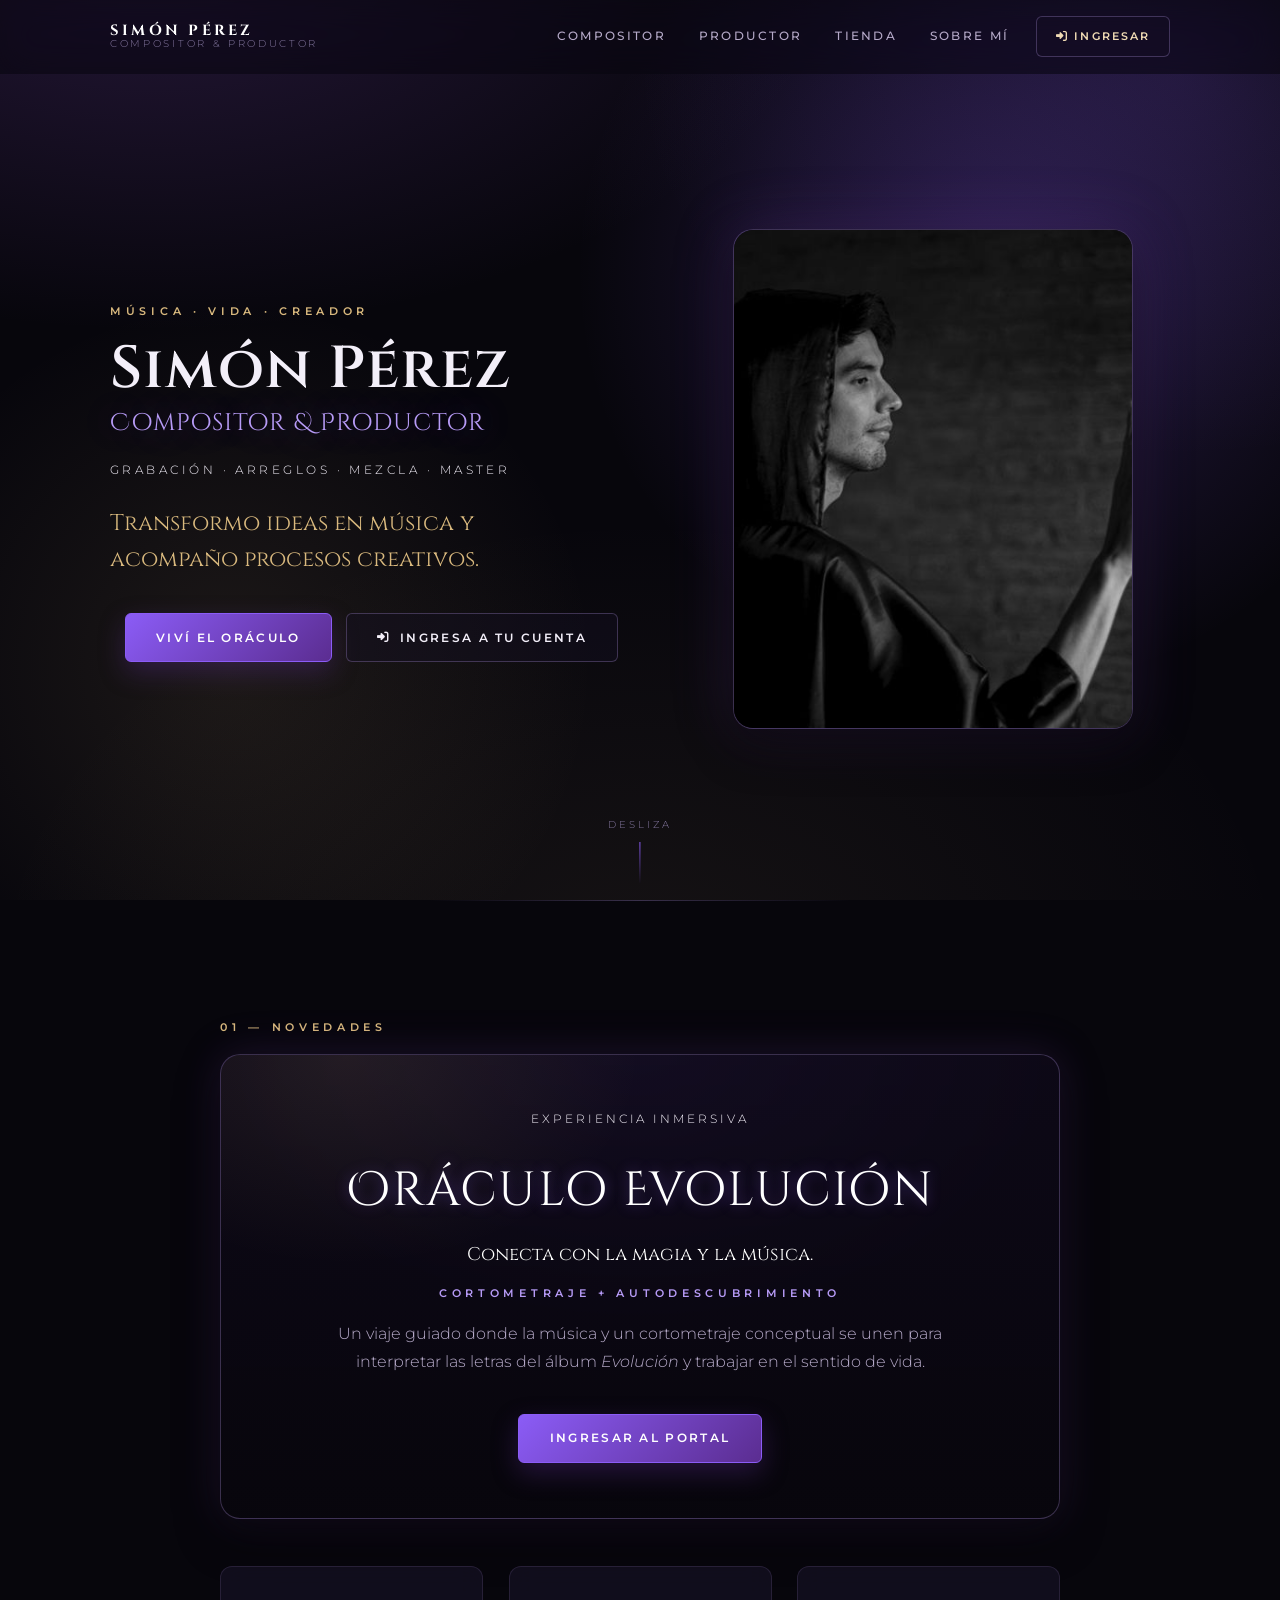
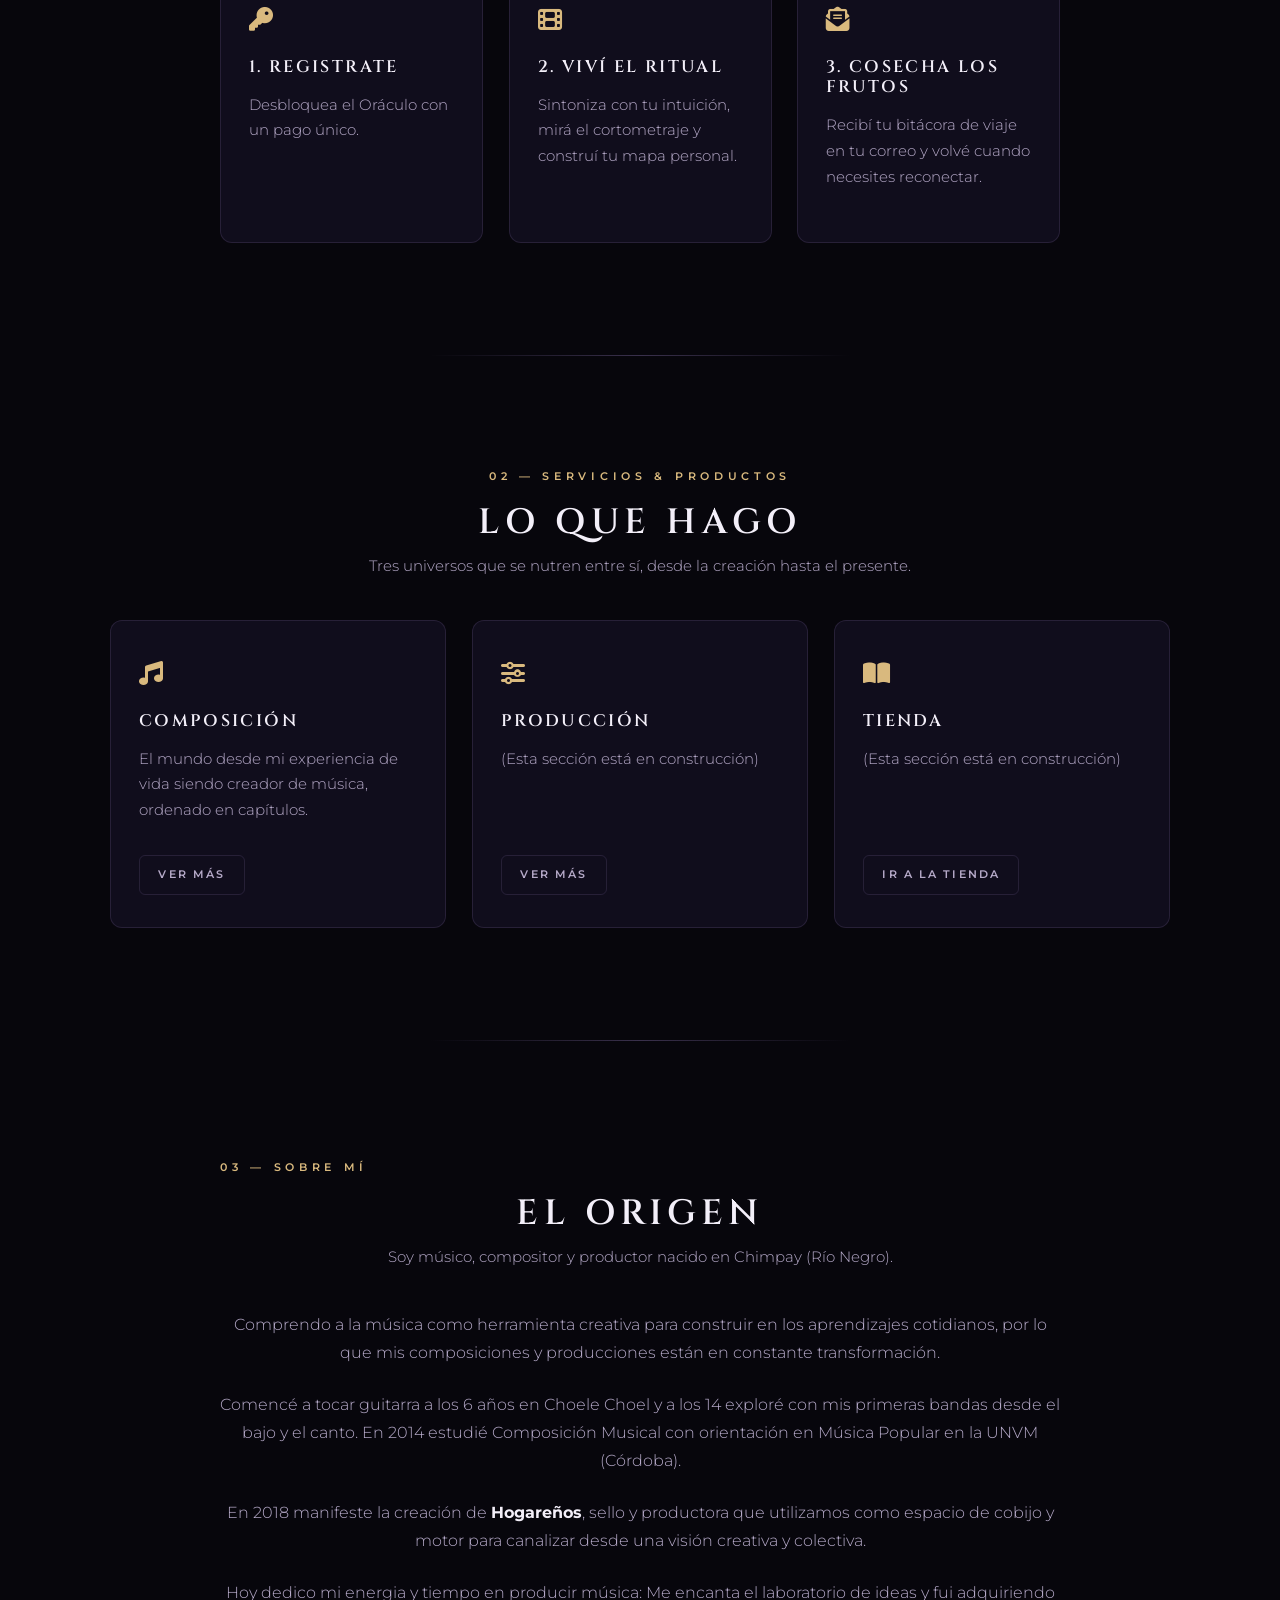
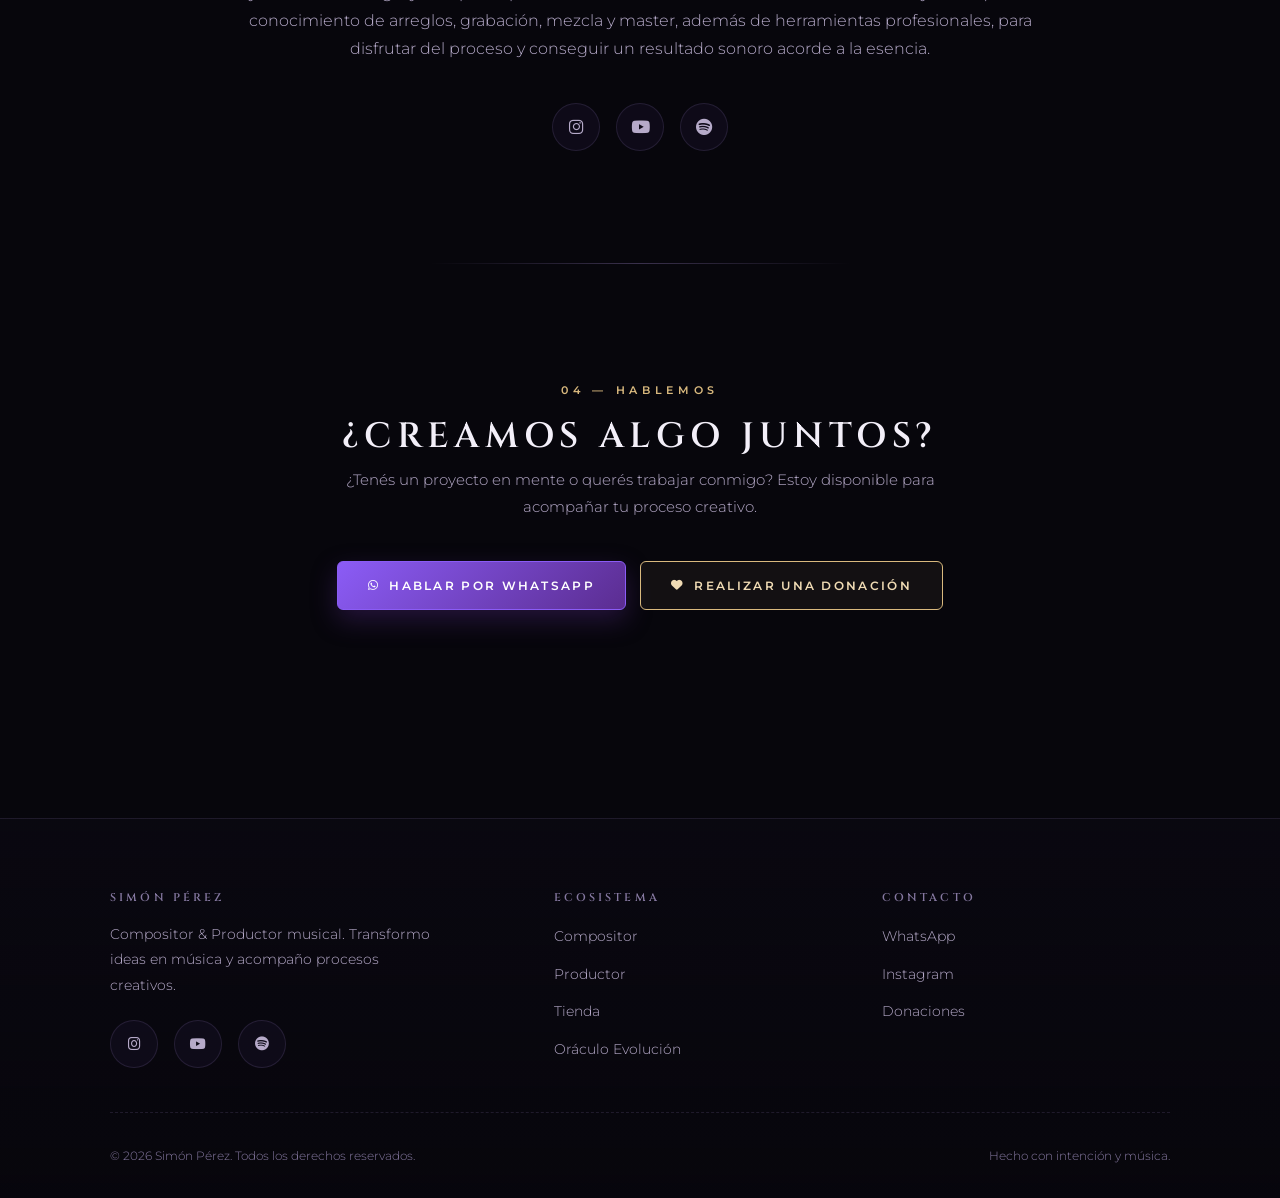
<file: index.html>
<!DOCTYPE html>
<html lang="es">
<head>

  <!-- Meta tags para compartir en redes sociales -->
  <meta property="og:type" content="website">
  <meta property="og:url" content="https://saimonizo.com.ar/">
  <meta property="og:title" content="Simón Pérez — Compositor & Productor Musical">
  <meta property="og:description" content="Transformo ideas en música y acompaño procesos creativos. Viví la experiencia Oráculo Evolución.">
  <meta property="og:image" content="https://saimonizo.com.ar/pics/og-image.jpg">
  <meta property="og:image:width" content="1200">
  <meta property="og:image:height" content="630">
  <meta name="twitter:card" content="summary_large_image">
  <meta charset="UTF-8">
  <meta name="viewport" content="width=device-width, initial-scale=1.0">
  <title>Simón Pérez — Compositor &amp; Productor Musical</title>
  <meta name="description" content="Simón Pérez, compositor y productor musical. Transformo ideas en música y acompaño procesos creativos: grabación, arreglos, mezcla y master. Vive la experiencia Oráculo Evolución.">
  <meta name="theme-color" content="#07060c">

  <!-- Tipografías -->
  <link rel="preconnect" href="https://fonts.googleapis.com">
  <link rel="preconnect" href="https://fonts.gstatic.com" crossorigin>
  <link href="https://fonts.googleapis.com/css2?family=Cinzel:wght@400;600;700&family=Cinzel+Decorative:wght@700&family=Montserrat:wght@300;400;500;600;700&display=swap" rel="stylesheet">
  <!-- Iconos -->
  <link rel="stylesheet" href="https://cdn.jsdelivr.net/npm/@fortawesome/fontawesome-free@6.4.0/css/all.min.css">
  <!-- Sistema de diseño -->
  <link rel="stylesheet" href="css/estilos.css">
</head>
<body>

  <!-- ======================= CABECERA ======================= -->
<header class="site-header">
  <div class="contenedor">
    <a href="index.html" class="brand">
      <span class="brand__text">
        <span class="brand__name">Simón Pérez</span>
        <span class="brand__sub">Compositor &amp; Productor</span>
      </span>
    </a>
    <nav class="nav" id="nav-principal">
      <a href="compositor.html" class="nav__link">Compositor</a>
      <a href="productor.html" class="nav__link">Productor</a>
      <a href="tienda.html" class="nav__link">Tienda</a>
      <a href="#sobre-mi" class="nav__link">Sobre mí</a>
      <!-- 👇 NUEVO BOTÓN DE INGRESO -->
      <a href="auth.html" class="nav__cta">
        <i class="fa-solid fa-right-to-bracket"></i> Ingresar
      </a>
    </nav>
    <button class="nav-toggle" id="nav-toggle" aria-label="Abrir menú" aria-expanded="false">
      <span></span><span></span><span></span>
    </button>
  </div>
</header>

  <main>

    <!-- ======================= HERO ======================= -->
    <section class="hero" id="inicio">
      <div class="hero__aura" aria-hidden="true"></div>
      <div class="contenedor">
        <div class="hero__inner">

          <div class="hero__content">
            <span class="eyebrow">Música · Vida · Creador</span>
            <h1 class="hero__title">
              Simón Pérez
              <span class="line-2 titulo-artistico">Compositor &amp; Productor</span>
            </h1>
            <p class="hero__role">Grabación · Arreglos · Mezcla · Master</p>
            <p class="hero__statement">
              Transformo ideas en música y acompaño procesos creativos.

            </p>
            <div class="btn-row" style="margin-top: 2rem;">
             <a href="portal-evolucion.html" class="btn btn--primary">Viví el Oráculo</a>
             <a href="auth.html" class="btn btn--ghost">
             <i class="fa-solid fa-right-to-bracket"></i> Ingresa a tu cuenta
              </a>
            </div>
          </div>

          <div class="hero__portrait" data-reveal>
            <img src="pics/retrato.jpg" alt="Simón Pérez">
            <div class="hero__portrait-placeholder">
            </div>
          </div>

        </div>
      </div>
      <a class="hero__scroll" href="#sobre-mi" aria-label="Bajar a Sobre mí">Desliza</a>
    </section>

    <!-- ======================= FUNNEL: ORÁCULO EVOLUCIÓN ======================= -->
    <section class="seccion seccion--divided" id="oraculo-destacado">
      <div class="contenedor contenedor--mid">
        <span class="eyebrow" data-reveal>01 — Novedades</span>

        <div class="tarjeta-magica" data-reveal>
          <p style="font-size:.72rem;letter-spacing:.26em;text-transform:uppercase;color:var(--text);margin-bottom:2rem">Experiencia inmersiva</p>
          <h2 class="titulo-artistico" style="font-size:clamp(1.9rem,5vw,3rem);margin-bottom:.4em">Oráculo Evolución</h2>
          <p style="font-family:var(--font-display);font-size:1.15rem;color:#fff;margin-bottom:.35em">
            Conecta con la magia y la música.
          </p>
          <span class="eyebrow" style="color:var(--violet-soft)">Cortometraje + Autodescubrimiento</span>
          <p style="color:var(--text-muted);max-width:58ch;margin:0 auto 2.4rem">
            Un viaje guiado donde la música y un cortometraje conceptual se unen para interpretar
            las letras del álbum <em>Evolución</em> y trabajar en el sentido de vida.
          </p>
          <a class="btn btn--primary" href="portal-evolucion.html">Ingresar al Portal</a>
        </div>

        <!-- Mini embudo: cómo funciona -->
        <div class="grid-3" style="margin-top:3rem">
          <article class="ventanita" data-reveal="0">
            <span class="ventanita__icon"><i class="fa-solid fa-key" aria-hidden="true"></i></span>
            <h3>1. Registrate</h3>
            <p>Desbloquea el Oráculo con un pago único.</p>
          </article>
          <article class="ventanita" data-reveal="120">
            <span class="ventanita__icon"><i class="fa-solid fa-film" aria-hidden="true"></i></span>
            <h3>2. Viví el ritual</h3>
            <p>Sintoniza con tu intuición, mirá el cortometraje y construí tu mapa personal.</p>
          </article>
          <article class="ventanita" data-reveal="240">
            <span class="ventanita__icon"><i class="fa-solid fa-envelope-open-text" aria-hidden="true"></i></span>
            <h3>3. Cosecha los frutos</h3>
            <p>Recibí tu bitácora de viaje en tu correo y volvé cuando necesites reconectar.</p>
          </article>
        </div>
      </div>
    </section>

    <!-- ======================= LO QUE HAGO ======================= -->
    <section class="seccion seccion--divided" id="servicios">
      <div class="contenedor">
        <span class="eyebrow" data-reveal style="display:block;text-align:center">02 — servicios & productos</span>
        <h2 class="section-title" data-reveal>Lo que hago</h2>
        <p class="section-lead" data-reveal>Tres universos que se nutren entre sí, desde la creación hasta el presente.</p>

        <div class="grid-3">
          <article class="ventanita" data-reveal>
            <span class="ventanita__icon"><i class="fa-solid fa-music" aria-hidden="true"></i></span>
            <h3>Composición</h3>
            <p>El mundo desde mi experiencia de vida siendo creador de música, ordenado en capítulos.</p>
            <a class="btn btn--quiet btn--sm" href="compositor.html">Ver más</a>
          </article>

          <article class="ventanita" data-reveal="120">
            <span class="ventanita__icon"><i class="fa-solid fa-sliders" aria-hidden="true"></i></span>
            <h3>Producción</h3>
            <p>(Esta sección está en construcción)</p>
            <a class="btn btn--quiet btn--sm" href="productor.html">Ver más</a>
          </article>

          <article class="ventanita" data-reveal="240">
            <span class="ventanita__icon"><i class="fa-solid fa-book-open" aria-hidden="true"></i></span>
            <h3>Tienda</h3>
            <p>(Esta sección está en construcción)</p>
            <a class="btn btn--quiet btn--sm" href="tienda.html">Ir a la tienda</a>
          </article>
        </div>
      </div>
    </section>

        <!-- ======================= SOBRE MÍ ======================= -->
    <section class="seccion seccion--divided" id="sobre-mi">
      <div class="contenedor contenedor--mid">
        <span class="eyebrow" data-reveal>03 — Sobre mí</span>
        <h2 class="section-title" data-reveal>El origen</h2>
        <p class="section-lead" data-reveal>Soy músico, compositor y productor nacido en Chimpay (Río Negro).</p>

        <div class="stack" data-reveal style="text-align:center;color:var(--text-muted)">
          <p>
            Comprendo a la música como herramienta creativa para construir en los aprendizajes
            cotidianos, por lo que mis composiciones y producciones están en constante transformación.
          </p>
          <p>
            Comencé a tocar guitarra a los 6 años en Choele Choel y a los 14 exploré con mis primeras
            bandas desde el bajo y el canto. En 2014 estudié Composición Musical con orientación en
            Música Popular en la UNVM (Córdoba).
          </p>
          <p>
            En 2018 manifeste la creación de <strong style="color:var(--text)">Hogareños</strong>,
            sello y productora que utilizamos como espacio de cobijo y motor para canalizar desde una
            visión creativa y colectiva.
          </p>
          <p>
            Hoy dedico mi energia y tiempo en producir música: Me encanta el laboratorio de ideas y fui adquiriendo conocimiento de arreglos, grabación, mezcla y master, 
            además de herramientas profesionales, para disfrutar del proceso y conseguir un resultado sonoro acorde a la esencia.
          </p>
        </div>

        <div class="social" data-reveal style="margin-top:2.5rem">
          <a data-link="instagram" href="#" target="_blank" rel="noopener" aria-label="Instagram"><i class="fa-brands fa-instagram" aria-hidden="true"></i></a>
          <a data-link="youtube" href="#" target="_blank" rel="noopener" aria-label="YouTube"><i class="fa-brands fa-youtube" aria-hidden="true"></i></a>
          <a data-link="spotify" href="#" target="_blank" rel="noopener" aria-label="Spotify"><i class="fa-brands fa-spotify" aria-hidden="true"></i></a>
        </div>
      </div>
    </section>

    <!-- ======================= CONTACTO ======================= -->
    <section class="seccion seccion--divided" id="contacto">
      <div class="contenedor contenedor--narrow text-center">
        <span class="eyebrow" data-reveal>04 — Hablemos</span>
        <h2 class="section-title" data-reveal>¿Creamos algo juntos?</h2>
        <p class="section-lead" data-reveal>¿Tenés un proyecto en mente o querés trabajar conmigo? Estoy disponible para acompañar tu proceso creativo.</p>
        <div class="btn-row" data-reveal>
          <a class="btn btn--primary" data-link="whatsapp" data-msg="Hola Simón, quisiera contar con vos para un proyecto." href="#" target="_blank" rel="noopener">
            <i class="fa-brands fa-whatsapp" aria-hidden="true"></i> Hablar por WhatsApp
          </a>
          <a class="btn btn--gold" data-link="donacion" href="#" target="_blank" rel="noopener">
            <i class="fa-solid fa-heart" aria-hidden="true"></i> Realizar una Donación
          </a>
        </div>
      </div>
    </section>

  </main>

  <!-- ======================= PIE ======================= -->
  <footer class="site-footer">
    <div class="contenedor">
      <div class="site-footer__grid">
        <div class="site-footer__brand">
          <h4>Simón Pérez</h4>
          <p>Compositor &amp; Productor musical. Transformo ideas en música y acompaño procesos creativos.</p>
          <div class="social" style="margin-top:1.4rem;justify-content:flex-start">
            <a data-link="instagram" href="#" target="_blank" rel="noopener" aria-label="Instagram"><i class="fa-brands fa-instagram" aria-hidden="true"></i></a>
            <a data-link="youtube" href="#" target="_blank" rel="noopener" aria-label="YouTube"><i class="fa-brands fa-youtube" aria-hidden="true"></i></a>
            <a data-link="spotify" href="#" target="_blank" rel="noopener" aria-label="Spotify"><i class="fa-brands fa-spotify" aria-hidden="true"></i></a>
          </div>
        </div>

        <div>
          <h4>Ecosistema</h4>
          <ul>
            <li><a href="compositor.html">Compositor</a></li>
            <li><a href="productor.html">Productor</a></li>
            <li><a href="tienda.html">Tienda</a></li>
            <li><a href="portal-evolucion.html">Oráculo Evolución</a></li>
          </ul>
        </div>

        <div>
          <h4>Contacto</h4>
          <ul>
            <li><a data-link="whatsapp" data-msg="Hola Simón, llegué desde tu web." href="#" target="_blank" rel="noopener">WhatsApp</a></li>
            <li><a data-link="instagram" href="#" target="_blank" rel="noopener">Instagram</a></li>
            <li><a data-link="donacion" href="#" target="_blank" rel="noopener">Donaciones</a></li>
          </ul>
        </div>
      </div>

      <div class="site-footer__bottom">
        <span>© <span data-anio></span> Simón Pérez. Todos los derechos reservados.</span>
        <span>Hecho con intención y música.</span>
      </div>
    </div>
  </footer>

  <script src="js/config.js"></script>
  <script src="js/sp-api.js"></script>
  <script src="js/main.js"></script>
</body>
</html>
</file>
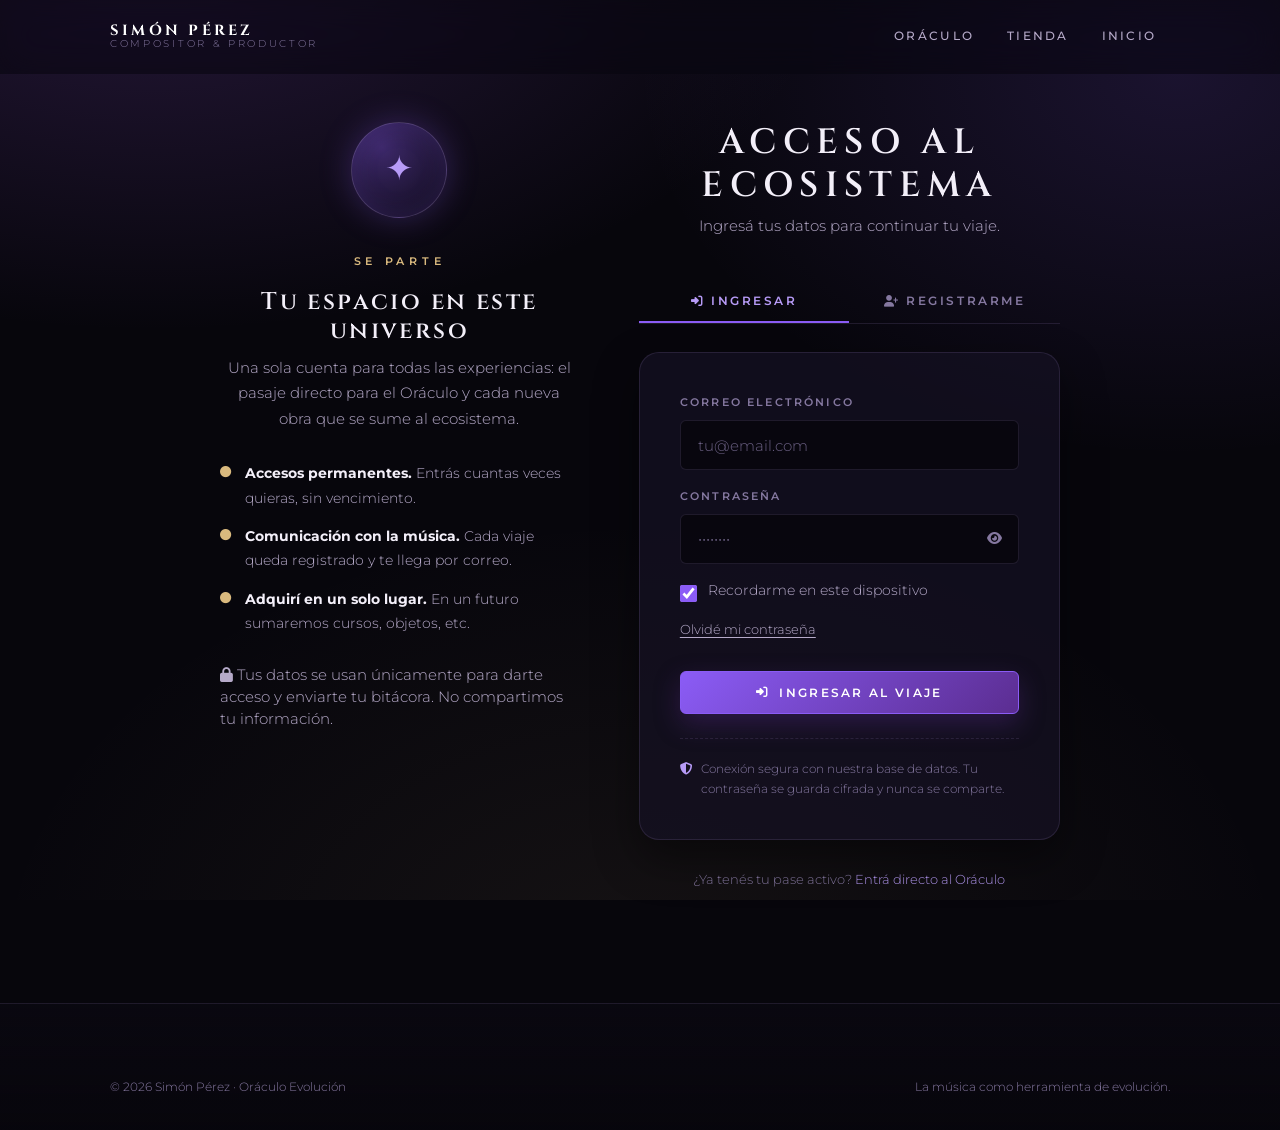
<file: auth.html>
<!DOCTYPE html>
<html lang="es">
<head>
  <meta charset="UTF-8">
  <meta name="viewport" content="width=device-width, initial-scale=1.0">
  <title>Ingreso — Oráculo Evolución</title>
  <meta name="description" content="Ingresá o creá tu cuenta del Oráculo Evolución. Activá tu pase permanente y accedé a la experiencia cuando quieras.">
  <meta name="theme-color" content="#07060c">

  <!-- Tipografías -->
  <link rel="preconnect" href="https://fonts.googleapis.com">
  <link rel="preconnect" href="https://fonts.gstatic.com" crossorigin>
  <link href="https://fonts.googleapis.com/css2?family=Cinzel:wght@400;600;700&family=Cinzel+Decorative:wght@700&family=Montserrat:wght@300;400;500;600;700&display=swap" rel="stylesheet">
  <!-- Iconos -->
  <link rel="stylesheet" href="https://cdn.jsdelivr.net/npm/@fortawesome/fontawesome-free@6.4.0/css/all.min.css">
  <!-- Sistema de diseño -->
  <link rel="stylesheet" href="css/estilos.css">
</head>
<body>

  <!-- ======================= CABECERA ======================= -->
  <header class="site-header">
    <div class="contenedor">
      <a class="brand" href="index.html" aria-label="Inicio — Simón Pérez">
        <span class="brand__text">
          <span class="brand__name">Simón Pérez</span>
          <span class="brand__sub">Compositor &amp; Productor</span>
        </span>
      </a>
      <nav class="nav" id="nav-principal" aria-label="Navegación principal">
        <a class="nav__link" href="portal-evolucion.html">Oráculo</a>
        <a class="nav__link" href="tienda.html">Tienda</a>
        <a class="nav__link" href="index.html">Inicio</a>
      </nav>
      <button class="nav-toggle" id="nav-toggle" type="button" aria-label="Abrir menú" aria-expanded="false" aria-controls="nav-principal">
        <span></span><span></span><span></span>
      </button>
    </div>
  </header>

  <main class="auth-container auth-container--wide">

    <!-- ------------------- COLUMNA DE CONFIANZA ------------------- -->
    <aside class="auth-aside">
      <div class="auth-seal" aria-hidden="true">✦</div>
      <span class="eyebrow">Se parte</span>
      <h2>Tu espacio en este universo</h2>
      <p>
        Una sola cuenta para todas las experiencias: el pasaje directo para el Oráculo y cada nueva obra que se sume al ecosistema.
      </p>

      <ul class="auth-benefits">
        <li><i class="fa-solid fa-circle" aria-hidden="true"></i>
          <span><strong>Accesos permanentes.</strong> Entrás cuantas veces quieras, sin vencimiento.</span></li>
        <li><i class="fa-solid fa-circle" aria-hidden="true"></i>
          <span><strong>Comunicación con la música.</strong> Cada viaje queda registrado y te llega por correo.</span></li>
        <li><i class="fa-solid fa-circle" aria-hidden="true"></i>
          <span><strong>Adquirí en un solo lugar.</strong> En un futuro sumaremos cursos, objetos, etc.</span></li>
      </ul>

      <p class="field-hint" style="text-align:left">
        <i class="fa-solid fa-lock" aria-hidden="true"></i>
        Tus datos se usan únicamente para darte acceso y enviarte tu bitácora. No compartimos tu información.
      </p>
    </aside>

    <!-- ------------------- COLUMNA DEL FORMULARIO ------------------- -->
    <div>
      <!-- Aviso si ya hay una sesión abierta (lo completa auth.js) -->
      <div id="aviso-sesion" class="hidden" style="margin-bottom:1.75rem"></div>

      <div class="auth-header">
        <h1>Acceso al Ecosistema</h1>
        <p class="subtitle">Ingresá tus datos para continuar tu viaje.</p>
      </div>

      <div class="auth-tabs" role="tablist" aria-label="Ingresar o registrarme">
        <button class="auth-tab is-active" type="button" data-target="form-login" role="tab"
                aria-selected="true" aria-controls="form-login" id="tab-login">
          <i class="fa-solid fa-right-to-bracket" aria-hidden="true"></i> Ingresar
        </button>
        <button class="auth-tab" type="button" data-target="form-registro" role="tab"
                aria-selected="false" aria-controls="form-registro" id="tab-registro">
          <i class="fa-solid fa-user-plus" aria-hidden="true"></i> Registrarme
        </button>
      </div>

      <!-- ===================== FORMULARIO: INGRESO ===================== -->
      <form id="form-login" class="auth-form is-active" role="tabpanel" aria-labelledby="tab-login" novalidate>
        <div class="panel">
          <div class="field">
            <label for="login-email">Correo electrónico</label>
            <input type="email" id="login-email" name="email" class="control"
                   placeholder="tu@email.com" autocomplete="email" required>
          </div>

          <div class="field">
            <label for="login-password">Contraseña</label>
            <div class="field-password">
              <input type="password" id="login-password" name="password" class="control"
                     placeholder="••••••••" autocomplete="current-password" required>
              <button type="button" class="field-password__toggle" data-para="login-password"
                      aria-label="Mostrar contraseña" aria-pressed="false">
                <i class="fa-solid fa-eye" aria-hidden="true"></i>
              </button>
            </div>
          </div>

<div class="auth-links">
  <label class="check-line" for="login-recordar">
    <input type="checkbox" id="login-recordar" checked>
    <span>Recordarme en este dispositivo</span>
  </label>
  <a href="auth.html?modo=recuperar" class="link-quiet" style="font-size:0.82rem;">
    Olvidé mi contraseña
  </a>
</div>

          <div class="field-error" id="error-login" role="alert" aria-live="polite"></div>

          <button type="submit" id="btn-login" class="btn btn--primary btn--block">
            <i class="fa-solid fa-right-to-bracket" aria-hidden="true"></i> Ingresar al viaje
          </button>

          <div class="auth-trust">
            <i class="fa-solid fa-shield-halved" aria-hidden="true"></i>
            <span>Conexión segura con nuestra base de datos. Tu contraseña se guarda cifrada y nunca se comparte.</span>
          </div>
        </div>
      </form>

<!-- FORMULARIO: RECUPERAR CONTRASEÑA (Paso 1: pedir email) -->
<form id="form-reset-pedir" class="auth-form" hidden>
  <div class="panel panel--pad">
    <h2 style="font-size:1.2rem;margin-bottom:0.5rem;">Recuperar acceso</h2>
    <p class="text-muted" style="font-size:0.9rem;margin-bottom:1.5rem;">
      Escribí el correo con el que te registraste y te enviamos un enlace para crear una nueva contraseña.
    </p>
    <div class="field">
      <label for="reset-email">Correo electrónico</label>
      <input type="email" id="reset-email" class="control" required placeholder="tu@correo.com">
    </div>
    <button type="submit" class="btn btn--primary btn--block" id="btn-reset-pedir">
      Enviar enlace de recuperación
    </button>
    <div class="auth-footer">
      <a href="auth.html" style="color:var(--violet-soft);font-size:0.82rem;text-decoration:underline;">← Volver al ingreso</a>
    </div>
  </div>
</form>

<!-- FORMULARIO: NUEVA CONTRASEÑA (Paso 2: después de hacer clic en el link del email) -->
<form id="form-reset-nueva" class="auth-form" hidden>
  <div class="panel panel--pad">
    <h2 style="font-size:1.2rem;margin-bottom:0.5rem;">Creá tu nueva contraseña</h2>
    <p class="text-muted" style="font-size:0.9rem;margin-bottom:1.5rem;">
      Elegí una contraseña segura para volver a ingresar al Oráculo.
    </p>
    <div class="field">
      <label for="reset-nueva-pass">Nueva contraseña</label>
      <input type="password" id="reset-nueva-pass" class="control" required minlength="6" placeholder="Mínimo 6 caracteres">
    </div>
    <div class="field">
      <label for="reset-nueva-pass2">Repetí la contraseña</label>
      <input type="password" id="reset-nueva-pass2" class="control" required minlength="6" placeholder="Repetila para confirmar">
    </div>
    <div class="field-error" id="error-reset-nueva" role="alert"></div>
    <button type="submit" class="btn btn--primary btn--block" id="btn-reset-nueva">
      Guardar nueva contraseña
    </button>
  </div>
</form>

      <!-- ===================== FORMULARIO: REGISTRO ===================== -->
      <form id="form-registro" class="auth-form" role="tabpanel" aria-labelledby="tab-registro" novalidate>
        <div class="panel">
          <div class="field">
            <label for="reg-nombre">Nombre completo</label>
            <input type="text" id="reg-nombre" name="nombre" class="control"
                   placeholder="Tu nombre" autocomplete="name" required>
          </div>

          <div class="field">
            <label for="reg-email">Correo electrónico</label>
            <input type="email" id="reg-email" name="email" class="control"
                   placeholder="tu@email.com" autocomplete="email" required>
            <p class="field-hint">Ahí te va a llegar tu bitácora evolutiva.</p>
          </div>

          <div class="field">
            <label for="reg-password">Contraseña</label>
            <div class="field-password">
              <input type="password" id="reg-password" name="password" class="control"
                     placeholder="Crea una contraseña segura" autocomplete="new-password" required>
              <button type="button" class="field-password__toggle" data-para="reg-password"
                      aria-label="Mostrar contraseña" aria-pressed="false">
                <i class="fa-solid fa-eye" aria-hidden="true"></i>
              </button>
            </div>
            <div class="pass-meter" id="medidor-password" aria-hidden="true">
              <span class="pass-meter__bar"></span>
              <span class="pass-meter__bar"></span>
              <span class="pass-meter__bar"></span>
              <span class="pass-meter__bar"></span>
            </div>
            <p class="field-hint">Mínimo 6 caracteres. <span id="medidor-texto" style="font-weight:600"></span></p>
          </div>

          <div class="field">
            <label for="reg-password2">Repetí tu contraseña</label>
            <div class="field-password">
              <input type="password" id="reg-password2" name="password2" class="control"
                     placeholder="Repetí la contraseña" autocomplete="new-password">
              <button type="button" class="field-password__toggle" data-para="reg-password2"
                      aria-label="Mostrar contraseña" aria-pressed="false">
                <i class="fa-solid fa-eye" aria-hidden="true"></i>
              </button>
            </div>
          </div>

          <div class="grid-pair">
            <div class="field">
              <label for="reg-whatsapp">WhatsApp</label>
              <input type="tel" id="reg-whatsapp" name="whatsapp" class="control"
                     placeholder="+54 9 11…" autocomplete="tel">
            </div>
            <div class="field">
              <label for="reg-ubicacion">País / Ciudad</label>
              <input type="text" id="reg-ubicacion" name="ubicacion" class="control"
                     placeholder="Ej: Córdoba, Argentina">
            </div>
          </div>

          <label class="check-line" for="reg-terminos" style="margin-bottom:1.1rem">
            <input type="checkbox" id="reg-terminos" checked>
            <span>Acepto recibir mi bitácora evolutiva y novedades del ecosistema por correo.</span>
          </label>

          <div class="field-error" id="error-registro" role="alert" aria-live="polite"></div>

          <button type="submit" id="btn-registro" class="btn btn--primary btn--block">
            <i class="fa-solid fa-user-plus" aria-hidden="true"></i> Crear mi espacio y elegir pase
          </button>

          <div class="auth-trust">
            <i class="fa-solid fa-infinity" aria-hidden="true"></i>
            <span>El siguiente paso es elegir cómo activar tu <strong>pase permanente</strong>. Podés pagar por transferencia o con Mercado Pago.</span>
          </div>
        </div>
      </form>

      <p class="auth-footer">
        ¿Ya tenés tu pase activo? <a href="oraculo.html">Entrá directo al Oráculo</a>
      </p>
    </div>

  </main>

  <!-- ======================= PIE ======================= -->
  <footer class="site-footer site-footer--bare">
    <div class="contenedor">
      <div class="site-footer__bottom">
        <span>© <span data-anio></span> Simón Pérez · Oráculo Evolución</span>
        <span>La música como herramienta de evolución.</span>
      </div>
    </div>
  </footer>

  <div class="toast-stack" role="status" aria-live="polite"></div>

  <script src="js/config.js"></script>
  <script src="js/sp-api.js"></script>
  <script src="js/main.js"></script>
  <script src="js/auth.js"></script>
</body>
</html>
</file>
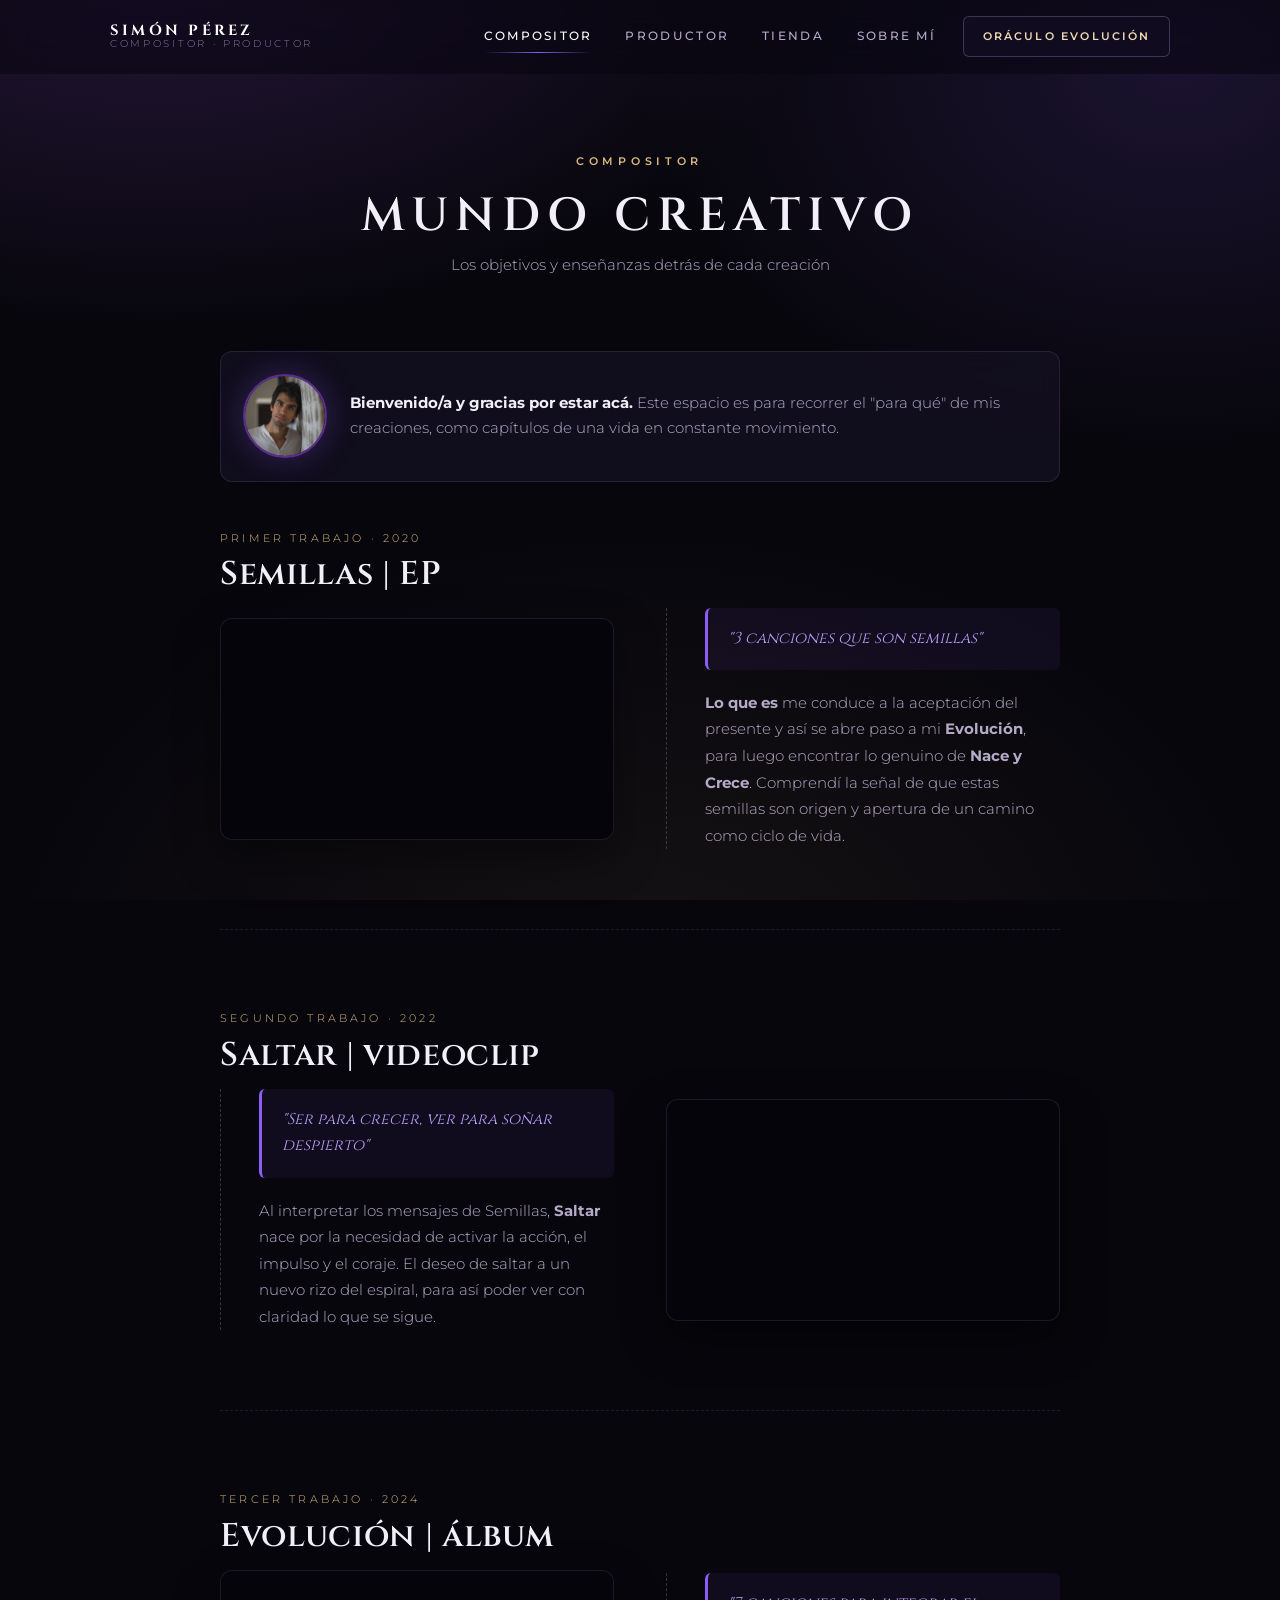
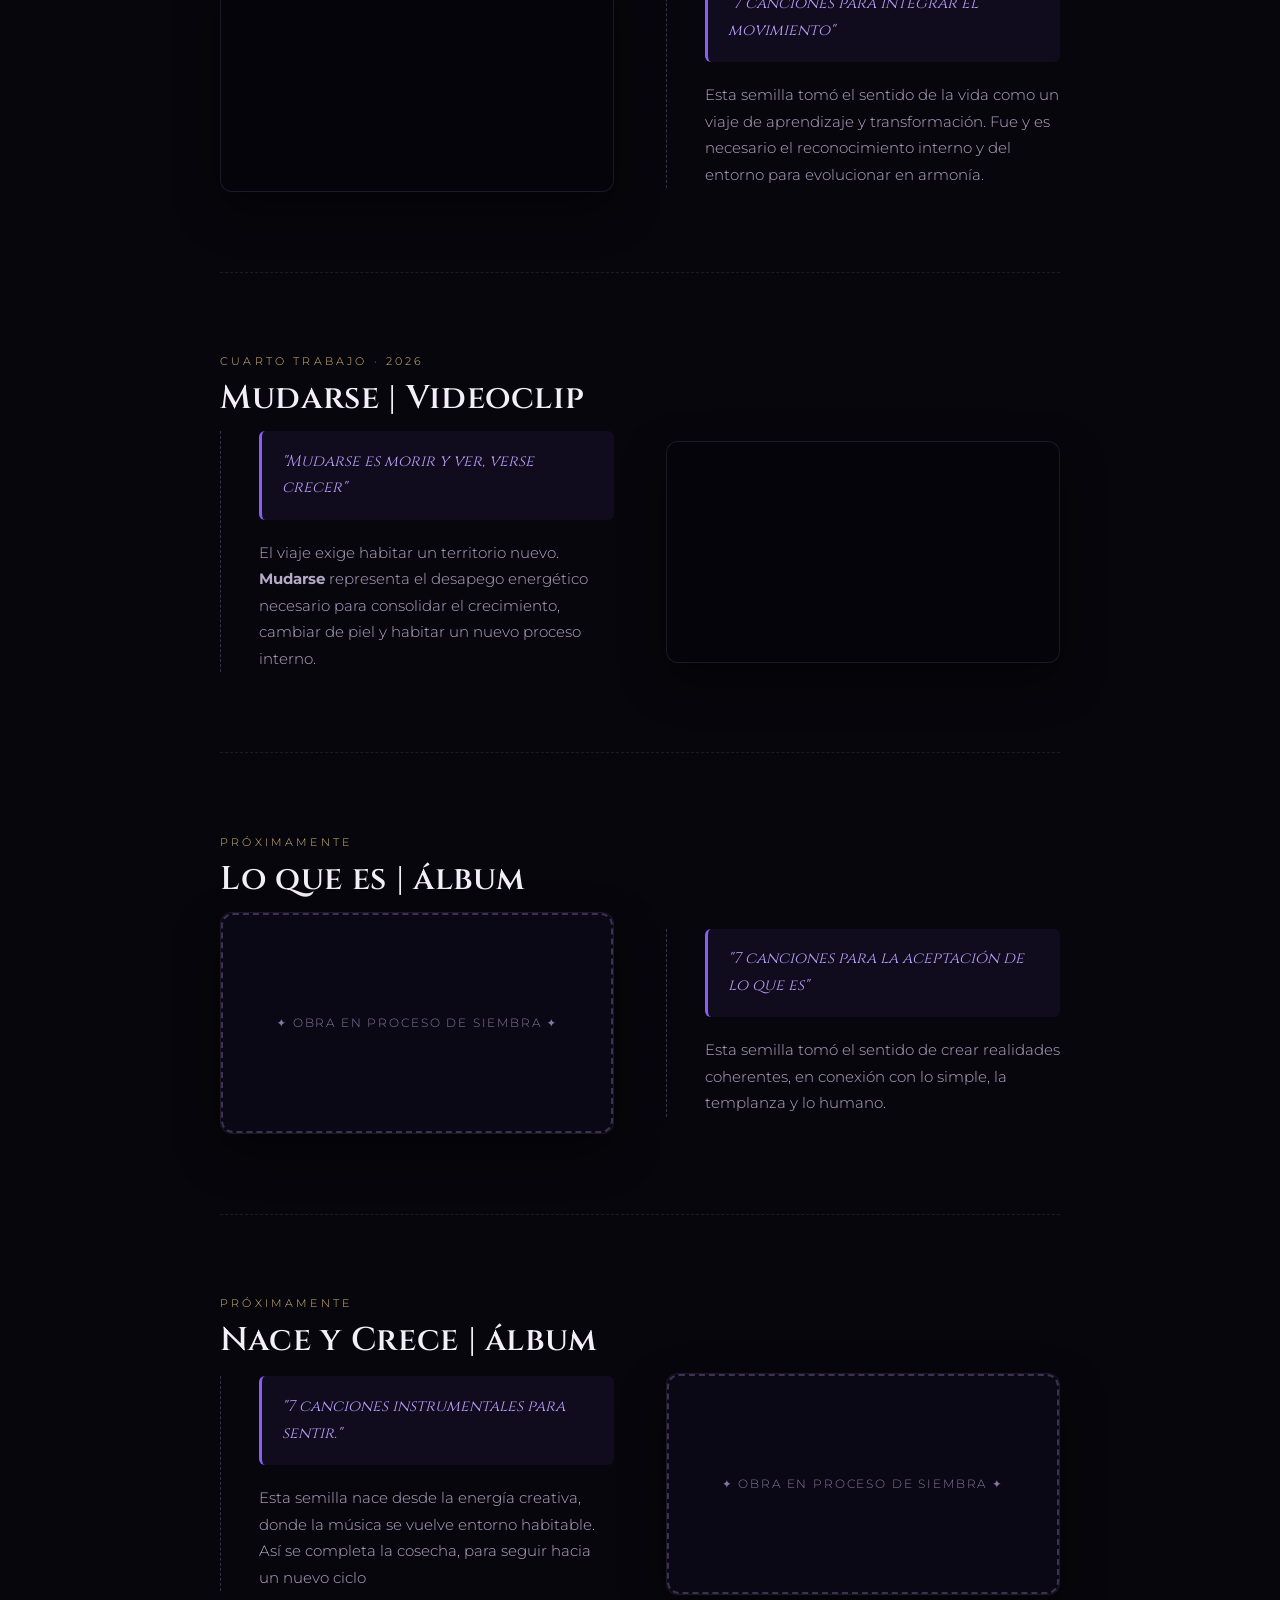
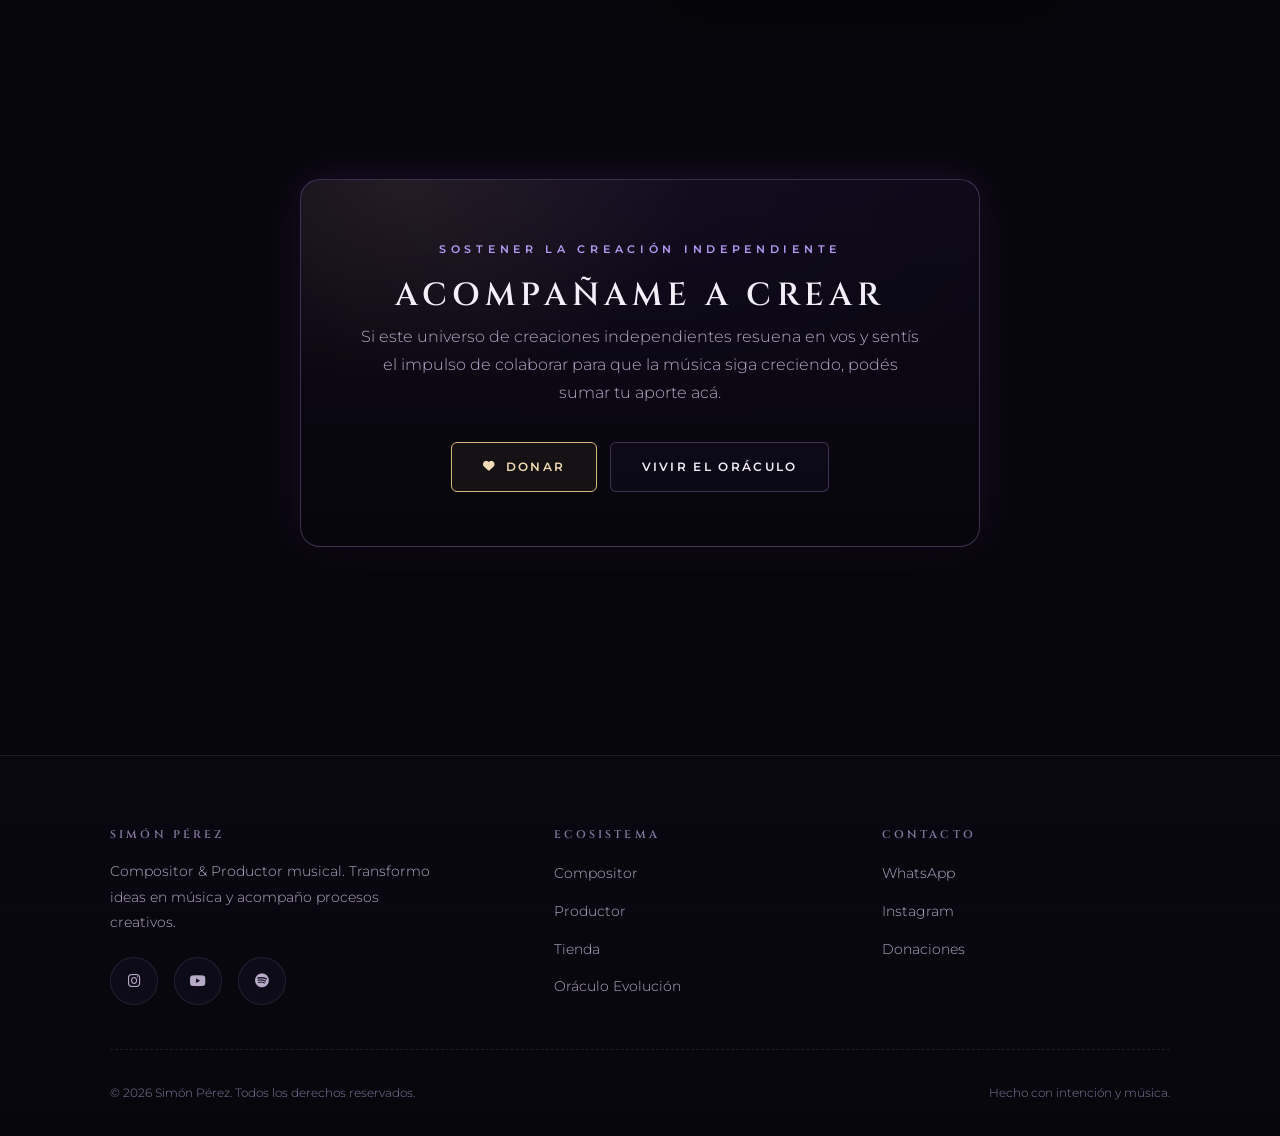
<file: compositor.html>
<!DOCTYPE html>
<html lang="es">
<head>
  <meta charset="UTF-8">
  <meta name="viewport" content="width=device-width, initial-scale=1.0">
  <title>Simón Pérez — Compositor · Cronología de creaciones</title>
  <meta name="description" content="Cronología de las creaciones musicales de Simón Pérez: Semillas, Saltar, Evolución, Mudarse y las obras que vienen. El 'para qué' detrás de cada canción.">
  <meta name="theme-color" content="#07060c">

  <link rel="preconnect" href="https://fonts.googleapis.com">
  <link rel="preconnect" href="https://fonts.gstatic.com" crossorigin>
  <link href="https://fonts.googleapis.com/css2?family=Cinzel:wght@400;600;700&family=Cinzel+Decorative:wght@700&family=Montserrat:wght@300;400;500;600;700&display=swap" rel="stylesheet">
  <link rel="stylesheet" href="https://cdn.jsdelivr.net/npm/@fortawesome/fontawesome-free@6.4.0/css/all.min.css">
  <link rel="stylesheet" href="css/estilos.css">
</head>
<body>

  <!-- ======================= CABECERA ======================= -->
  <header class="site-header">
    <div class="contenedor">
      <a class="brand" href="index.html" aria-label="Inicio — Simón Pérez">
        <span class="brand__text">
          <span class="brand__name">Simón Pérez</span>
          <span class="brand__sub">Compositor · Productor</span>
        </span>
      </a>

      <button class="nav-toggle" id="nav-toggle" aria-expanded="false" aria-controls="nav-principal" aria-label="Abrir menú de navegación">
        <span></span><span></span><span></span>
      </button>

      <nav class="nav" id="nav-principal" aria-label="Navegación principal">
        <a class="nav__link" href="compositor.html">Compositor</a>
        <a class="nav__link" href="productor.html">Productor</a>
        <a class="nav__link" href="tienda.html">Tienda</a>
        <a class="nav__link" href="index.html#sobre-mi">Sobre mí</a>
        <a class="nav__cta" href="portal-evolucion.html">Oráculo Evolución</a>
      </nav>
    </div>
  </header>

  <main>

    <!-- ======================= ENCABEZADO ======================= -->
    <section class="seccion seccion--tight" style="padding-top:calc(var(--header-h) + 4.5rem)">
      <div class="contenedor contenedor--mid text-center">
        <span class="eyebrow" data-reveal>Compositor</span>
        <h1 class="section-title" data-reveal style="font-size:clamp(1.9rem,5vw,2.9rem)">Mundo creativo</h1>
        <p class="section-lead" data-reveal>Los objetivos y enseñanzas detrás de cada creación</p>
      </div>
    </section>

    <!-- ======================= BITÁCORA ======================= -->
    <section class="seccion seccion--tight" style="padding-top:0">
      <div class="contenedor contenedor--mid">

        <!-- Intro de autor -->
        <div class="intro-autor" data-reveal>
          <div class="intro-autor__foto" aria-hidden="true">
            <img src="pics/estudio.jpg" alt="Simón Pérez">
          </div>
          <p>
            <strong>Bienvenido/a y gracias por estar acá.</strong> Este espacio es para recorrer el
            "para qué" de mis creaciones, como capítulos de una vida en constante movimiento.
          </p>
        </div>

        <!-- I. SEMILLAS -->
            <p class="meta-etapa">Primer trabajo · 2020</p>
            <h2 class="capitulo__titulo">Semillas | EP</h2>

        <article class="capitulo" data-reveal>
          <div class="capitulo__media">
            <iframe src="https://www.youtube.com/embed/X6B6FrOeugk"
                    title="Semillas EP" loading="lazy"
                    allow="accelerometer; autoplay; clipboard-write; encrypted-media; picture-in-picture"
                    allowfullscreen></iframe>
          </div>
          <div class="capitulo__body">
            <blockquote class="frase-lirica">"3 canciones que son semillas"</blockquote>
            <p class="prosa">
              <strong>Lo que es</strong> me conduce a la aceptación del presente y así se
              abre paso a mi <strong>Evolución</strong>, para luego encontrar lo genuino de
              <strong>Nace y Crece</strong>. Comprendí la señal de que estas semillas son origen y apertura de un camino como ciclo de vida.
            </p>
          </div>
        </article>

        <!-- II. SALTAR -->
            <p class="meta-etapa">Segundo trabajo · 2022</p>
            <h2 class="capitulo__titulo">Saltar | videoclip</h2>

        <article class="capitulo capitulo--reverse" data-reveal>
          <div class="capitulo__media">
            <iframe src="https://www.youtube.com/embed/MKHDZIwmU-E"
                    title="Saltar — Videoclip" loading="lazy"
                    allow="accelerometer; autoplay; clipboard-write; encrypted-media; picture-in-picture"
                    allowfullscreen></iframe>
          </div>
          <div class="capitulo__body">
            <blockquote class="frase-lirica">"Ser para crecer, ver para soñar despierto"</blockquote>
            <p class="prosa">
              Al interpretar los mensajes de Semillas, <strong>Saltar</strong> nace por la necesidad de activar la acción, el impulso y el coraje.
              El deseo de saltar a un nuevo rizo del espiral, para así poder ver con claridad lo que se sigue.
            </p>
          </div>
        </article>

        <!-- III. EVOLUCIÓN -->
            <p class="meta-etapa">Tercer trabajo · 2024</p>
            <h2 class="capitulo__titulo">Evolución | álbum</h2>

        <article class="capitulo" data-reveal>
          <div class="capitulo__media">
            <iframe src="https://www.youtube.com/embed/sqgqcQdTCY4"
                    title="Evolución — Álbum completo" loading="lazy"
                    allow="accelerometer; autoplay; clipboard-write; encrypted-media; picture-in-picture"
                    allowfullscreen></iframe>
          </div>
          <div class="capitulo__body">
            <blockquote class="frase-lirica">"7 canciones para integrar el movimiento"</blockquote>
            <p class="prosa">
              Esta semilla tomó el sentido de la vida como un viaje de aprendizaje y transformación.
              Fue y es necesario el reconocimiento interno y del entorno para evolucionar en armonía.
            </p>
          </div>
        </article>

        <!-- IV. MUDARSE -->
            <p class="meta-etapa">Cuarto trabajo · 2026</p>
            <h2 class="capitulo__titulo">Mudarse | Videoclip</h2>

        <article class="capitulo capitulo--reverse" data-reveal>
          <div class="capitulo__media">
            <iframe src="https://www.youtube.com/embed/TIHm_dSqTVM"
                    title="Mudarse — Videoclip" loading="lazy"
                    allow="accelerometer; autoplay; clipboard-write; encrypted-media; picture-in-picture"
                    allowfullscreen></iframe>
          </div>
          <div class="capitulo__body">
            <blockquote class="frase-lirica">"Mudarse es morir y ver, verse crecer"</blockquote>
            <p class="prosa">
              El viaje exige habitar un territorio nuevo. <strong>Mudarse</strong> representa el
              desapego energético necesario para consolidar el crecimiento, cambiar de piel y habitar un nuevo proceso interno.
            </p>
          </div>
        </article>

        <!-- V. LO QUE ES (en proceso) -->
            <p class="meta-etapa">Próximamente</p>
            <h2 class="capitulo__titulo">Lo que es | álbum </h2>

        <article class="capitulo" data-reveal>
          <div class="capitulo__media">
            <div class="capitulo__placeholder">✦ Obra en proceso de siembra ✦</div>
          </div>
          <div class="capitulo__body">
            <blockquote class="frase-lirica">"7 canciones para la aceptación de lo que es"</blockquote>
            <p class="prosa">Esta semilla tomó el sentido de crear realidades coherentes, en conexión con lo simple, la templanza y lo humano.</p>
          </div>
        </article>

        <!-- VI. NACE Y CRECE (en proceso) -->
            <p class="meta-etapa">Próximamente</p>
            <h2 class="capitulo__titulo">Nace y Crece | álbum </h2>

        <article class="capitulo capitulo--reverse" data-reveal>
          <div class="capitulo__media">
            <div class="capitulo__placeholder">✦ Obra en proceso de siembra ✦</div>
          </div>
          <div class="capitulo__body">
            <blockquote class="frase-lirica">"7 canciones instrumentales para sentir."</blockquote>
            <p class="prosa">Esta semilla nace desde la energía creativa, donde la música se vuelve entorno habitable. Así se completa la cosecha, para seguir hacia un nuevo ciclo</p>
          </div>
        </article>

      </div>
    </section>

    <!-- ======================= CIERRE ======================= -->
    <section class="seccion" id="acompanar">
      <div class="contenedor contenedor--narrow text-center">
        <div class="tarjeta-magica" data-reveal>
          <span class="eyebrow" style="color:var(--violet-soft)">Sostener la creación independiente</span>
          <h2 class="section-title" style="font-size:clamp(1.4rem,4vw,2rem)">Acompañame a crear</h2>
          <p style="color:var(--text-muted);max-width:52ch;margin:0 auto 2.2rem">
            Si este universo de creaciones independientes resuena en vos y sentís el impulso de
            colaborar para que la música siga creciendo, podés sumar tu aporte acá.
          </p>
          <div class="btn-row">
            <a class="btn btn--gold" data-link="donacion" href="#" target="_blank" rel="noopener">
              <i class="fa-solid fa-heart" aria-hidden="true"></i> Donar
            </a>
            <a class="btn btn--ghost" href="portal-evolucion.html">Vivir el Oráculo</a>
          </div>
        </div>
      </div>
    </section>

  </main>

  <!-- ======================= PIE ======================= -->
  <footer class="site-footer">
    <div class="contenedor">
      <div class="site-footer__grid">
        <div class="site-footer__brand">
          <h4>Simón Pérez</h4>
          <p>Compositor &amp; Productor musical. Transformo ideas en música y acompaño procesos creativos.</p>
          <div class="social" style="margin-top:1.4rem;justify-content:flex-start">
            <a data-link="instagram" href="#" target="_blank" rel="noopener" aria-label="Instagram"><i class="fa-brands fa-instagram" aria-hidden="true"></i></a>
            <a data-link="youtube" href="#" target="_blank" rel="noopener" aria-label="YouTube"><i class="fa-brands fa-youtube" aria-hidden="true"></i></a>
            <a data-link="spotify" href="#" target="_blank" rel="noopener" aria-label="Spotify"><i class="fa-brands fa-spotify" aria-hidden="true"></i></a>
          </div>
        </div>

        <div>
          <h4>Ecosistema</h4>
          <ul>
            <li><a href="compositor.html">Compositor</a></li>
            <li><a href="productor.html">Productor</a></li>
            <li><a href="tienda.html">Tienda</a></li>
            <li><a href="portal-evolucion.html">Oráculo Evolución</a></li>
          </ul>
        </div>

        <div>
          <h4>Contacto</h4>
          <ul>
            <li><a data-link="whatsapp" data-msg="Hola Simón, escuché tu música y me gustaría hablar." href="#" target="_blank" rel="noopener">WhatsApp</a></li>
            <li><a data-link="instagram" href="#" target="_blank" rel="noopener">Instagram</a></li>
            <li><a data-link="donacion" href="#" target="_blank" rel="noopener">Donaciones</a></li>
          </ul>
        </div>
      </div>

      <div class="site-footer__bottom">
        <span>© <span data-anio></span> Simón Pérez. Todos los derechos reservados.</span>
        <span>Hecho con intención y música.</span>
      </div>
    </div>
  </footer>

  <script src="js/config.js"></script>
  <script src="js/sp-api.js"></script>
  <script src="js/main.js"></script>
</body>
</html>
</file>
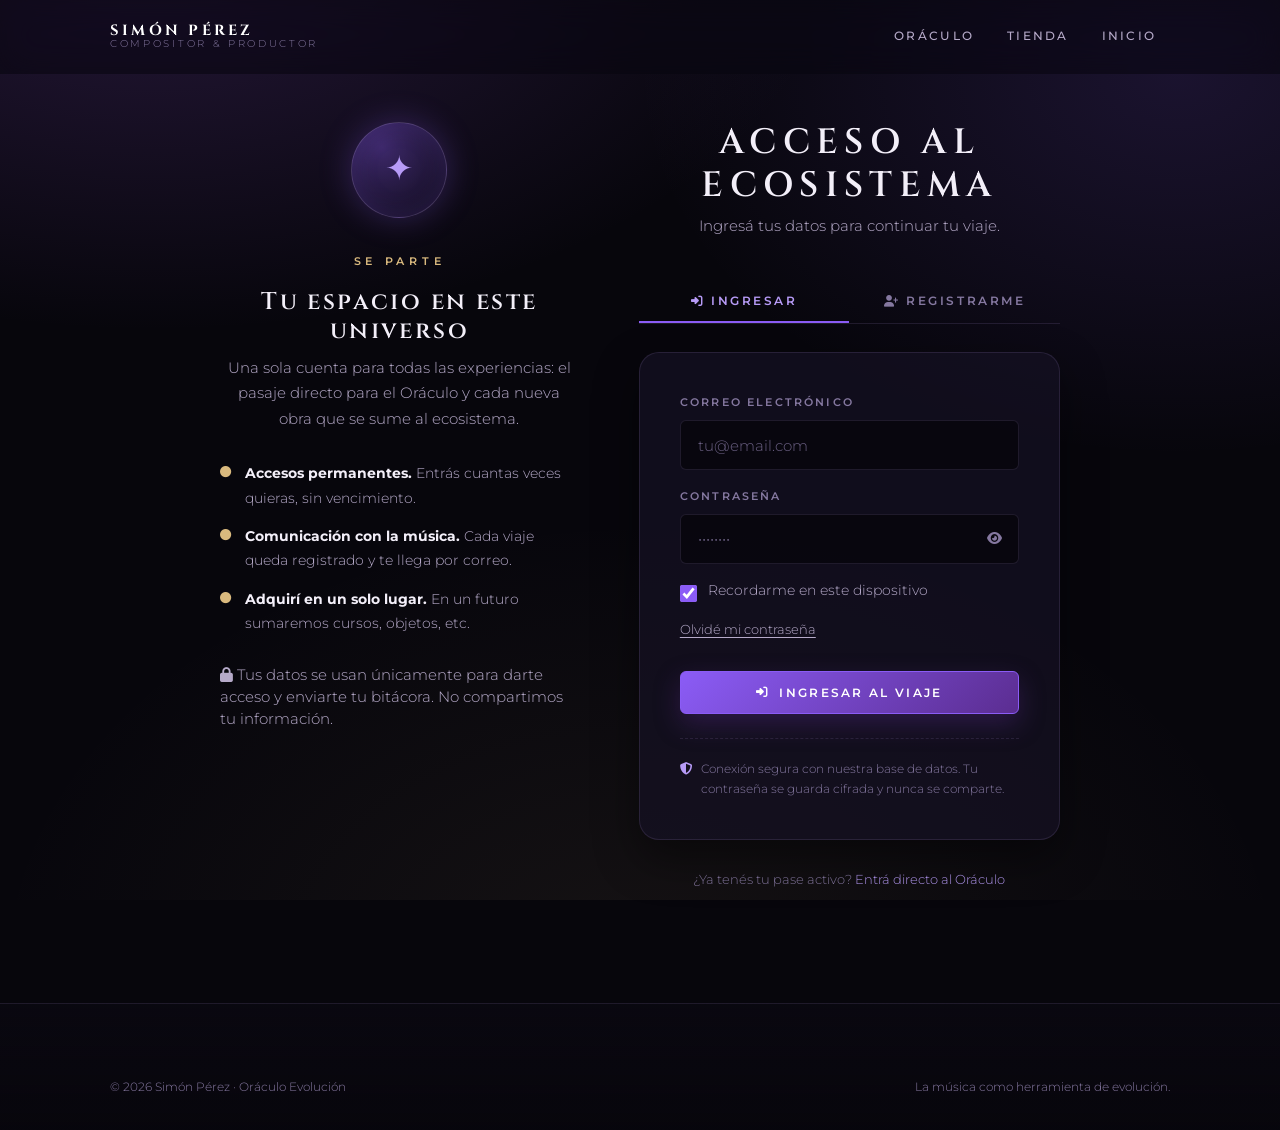
<file: mi-espacio.html>
<!DOCTYPE html>
<html lang="es">
<head>
  <meta charset="UTF-8">
  <meta name="viewport" content="width=device-width, initial-scale=1.0">
  <title>Mi Espacio — Simón Pérez</title>
  <meta name="description" content="Tu espacio personal de evolución: accedé a las experiencias que desbloqueaste y sumá nuevas creaciones.">
  <meta name="theme-color" content="#07060c">

  <!-- Tipografías -->
  <link rel="preconnect" href="https://fonts.googleapis.com">
  <link rel="preconnect" href="https://fonts.gstatic.com" crossorigin>
  <link href="https://fonts.googleapis.com/css2?family=Cinzel:wght@400;600;700&family=Cinzel+Decorative:wght@700&family=Montserrat:wght@300;400;500;600;700&display=swap" rel="stylesheet">
  <!-- Iconos -->
  <link rel="stylesheet" href="https://cdn.jsdelivr.net/npm/@fortawesome/fontawesome-free@6.4.0/css/all.min.css">
  <!-- Sistema de diseño -->
  <link rel="stylesheet" href="css/estilos.css">
</head>
<body>

  <!-- ======================= CABECERA ======================= -->
  <header class="site-header">
    <div class="contenedor">
      <a class="brand" href="index.html" aria-label="Inicio — Simón Pérez">
        <span class="brand__text">
          <span class="brand__name">Simón Pérez</span>
          <span class="brand__sub">Mi Espacio</span>
        </span>
      </a>

      <nav class="nav" id="nav-principal" aria-label="Navegación principal">
        <a class="nav__link" href="index.html">Inicio</a>
        <a class="nav__link" href="oraculo.html">Oráculo</a>
        <a class="nav__link" href="tienda.html">Tienda</a>
      </nav>

      <button class="nav-toggle" id="nav-toggle" type="button" aria-label="Abrir menú" aria-expanded="false" aria-controls="nav-principal">
        <span></span><span></span><span></span>
      </button>
    </div>
  </header>

  <main class="seccion" style="padding-top:calc(var(--header-h) + 3.5rem)">
    <div class="contenedor contenedor--mid">

      <!-- ======================= SALUDO Y ESTADO ======================= -->
      <header class="text-center mb-3" data-reveal>
        <span class="eyebrow">Bienvenido/a de vuelta</span>
        <h1 class="section-title" style="font-size:clamp(1.8rem,5vw,2.8rem);margin-bottom:.5rem">
          Hola, <span id="nombre-usuario" style="color:var(--violet-soft)">Viajero/a</span>
        </h1>
        <p class="section-lead">Aquí residen las experiencias que has desbloqueado.</p>
      </header>

      <!-- Barra de cuenta: correo, píldoras de estado y salir -->
      <div class="cuenta-barra" data-reveal>
        <div class="cuenta-barra__meta">
          <span class="pill pill--muted">
            <i class="fa-solid fa-envelope" aria-hidden="true"></i>
            <span id="email-usuario">—</span>
          </span>
          <!-- Píldoras de estado (ACTIVO / PENDIENTE) que completa mi-espacio.js -->
          <span id="pildoras-cuenta"></span>
        </div>
        <button class="btn btn--quiet btn--sm" type="button" data-cerrar-sesion>
          <i class="fa-solid fa-right-from-bracket" aria-hidden="true"></i> Cerrar sesión
        </button>
      </div>

      <!-- Aviso accionable si el pase todavía no está activo (lo completa mi-espacio.js) -->
      <div id="aviso-estado" class="hidden" style="margin-bottom:2.5rem"></div>

      <!-- ======================= EXPERIENCIAS ======================= -->
      <section aria-labelledby="titulo-experiencias">
        <h2 id="titulo-experiencias" class="sr-only visually-hidden">Mis experiencias</h2>

        <!-- Estado de carga -->
        <div id="estado-carga" class="text-center" style="padding:3rem">
          <i class="fa-solid fa-circle-notch fa-spin" style="font-size:2rem;color:var(--violet-soft)" aria-hidden="true"></i>
          <p style="margin-top:1rem;color:var(--text-muted)">Cargando tus experiencias…</p>
        </div>

        <!-- Grid de experiencias -->
        <div id="grid-experiencias" class="stack" hidden></div>

        <!-- Aviso si aún no hay nada desbloqueado -->
        <div id="mensaje-vacio" class="tarjeta-magica tarjeta-magica--tight hidden">
          <i class="fa-solid fa-compass" style="font-size:2.5rem;color:var(--violet-soft);margin-bottom:1rem" aria-hidden="true"></i>
          <h3 style="margin-bottom:.75rem">Tu espacio está esperando</h3>
          <p style="color:var(--text-muted);margin-bottom:1.5rem">
            Aún no desbloqueaste ninguna experiencia. Comenzá tu viaje con el Oráculo Evolución.
          </p>
          <a class="btn btn--primary" href="portal-evolucion.html">
            <i class="fa-solid fa-wand-magic-sparkles" aria-hidden="true"></i> Descubrir el Oráculo
          </a>
        </div>

        <p class="field-hint text-center hidden" id="nota-origen" style="margin-top:1.5rem" role="status"></p>
      </section>

      <!-- ======================= SUMAR EXPERIENCIAS ======================= -->
      <section class="seccion--divided" style="margin-top:4rem;padding-top:3rem" aria-labelledby="titulo-catalogo">
        <div class="text-center mb-2" data-reveal>
          <span class="eyebrow">Seguir creciendo</span>
          <h2 class="section-title" id="titulo-catalogo" style="font-size:clamp(1.4rem,4vw,2rem)">
            Próximamente sumaremos nuevas experiencias
          </h2>
          <p class="section-lead">
            Luego de adquirirlas, se activan sobre esta misma cuenta.
          </p>
        </div>

        <div id="grid-catalogo" class="grid-auto" hidden></div>
      </section>

    </div>
  </main>

  <!-- ======================= PIE ======================= -->
  <footer class="site-footer">
    <div class="contenedor">
      <div class="site-footer__grid">
        <div class="site-footer__brand">
          <h4>Mi Espacio</h4>
          <p>Gracias por ser parte de este universo.</p>
        </div>

        <div>
          <h4>Ecosistema</h4>
          <ul>
            <li><a href="compositor.html">Compositor</a></li>
            <li><a href="productor.html">Productor</a></li>
            <li><a href="tienda.html">Tienda</a></li>
            <li><a href="portal-evolucion.html">Oráculo Evolución</a></li>
          </ul>
        </div>

        <div>
          <h4>Contacto</h4>
          <ul>
            <li><a data-link="whatsapp" data-msg="Hola Simón, tengo una consulta sobre mi cuenta." href="#" target="_blank" rel="noopener">WhatsApp</a></li>
            <li><a data-link="instagram" href="#" target="_blank" rel="noopener">Instagram</a></li>
            <li><a data-link="donacion" href="#" target="_blank" rel="noopener">Donaciones</a></li>
          </ul>
        </div>
      </div>

      <div class="site-footer__bottom">
        <span>© <span data-anio></span> Simón Pérez · Mi Espacio</span>
        <span>La música como herramienta de evolución.</span>
      </div>
    </div>
  </footer>

  <div class="toast-stack" role="status" aria-live="polite"></div>

  <script src="js/config.js"></script>
  <script src="js/sp-api.js"></script>
  <script src="js/main.js"></script>
  <script src="js/mi-espacio.js"></script>
</body>
</html>
</file>
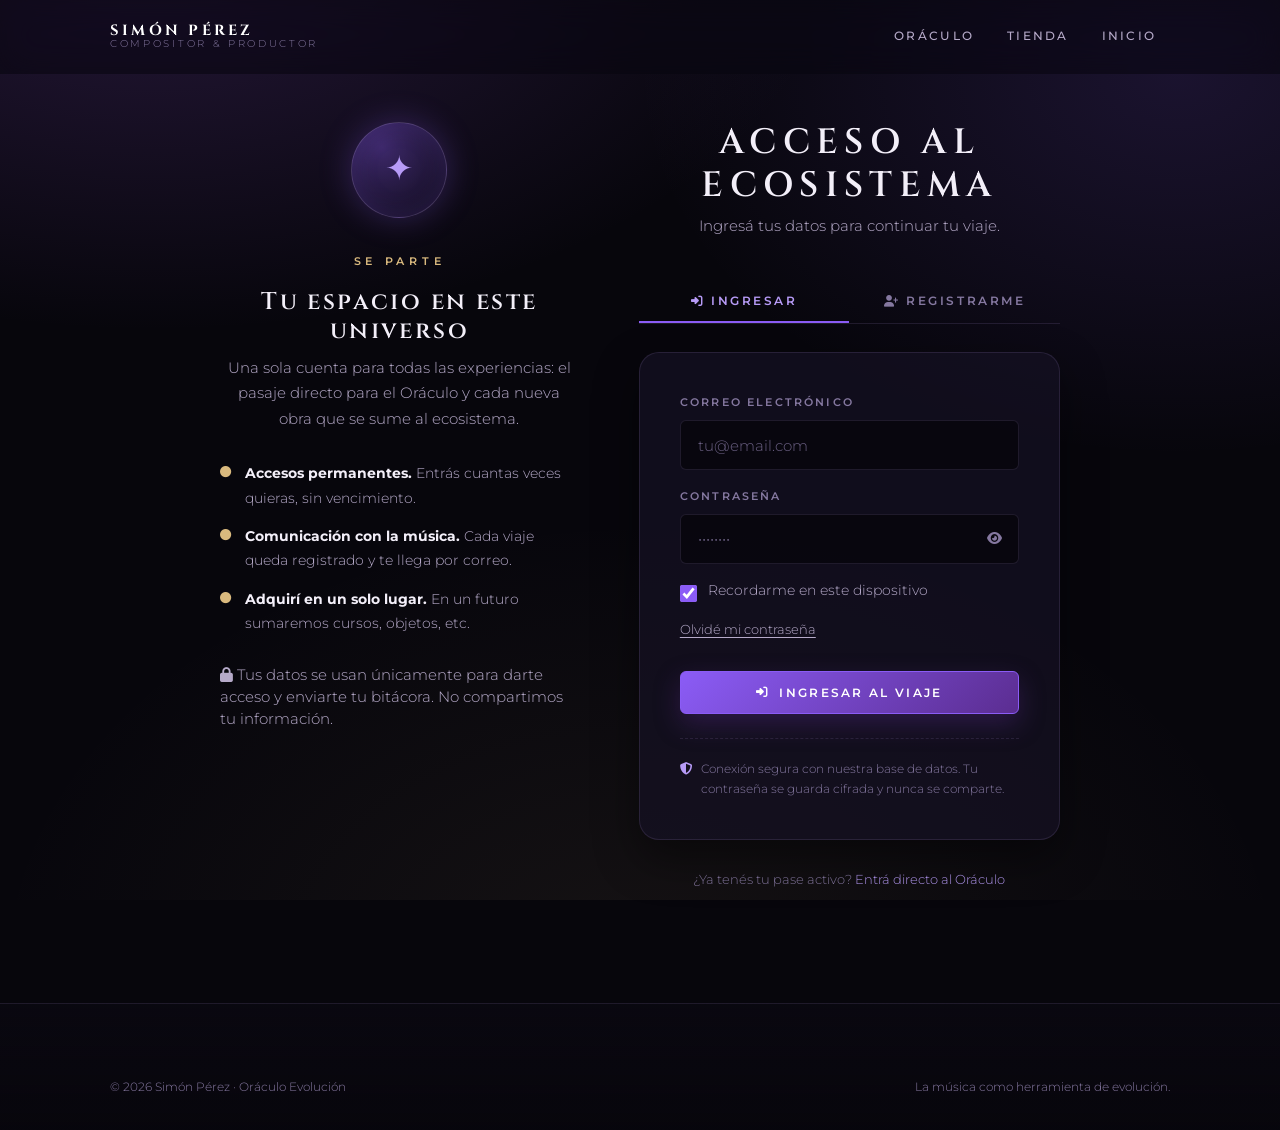
<file: oraculo.html>
<!DOCTYPE html>
<html lang="es">
<head>
  <meta charset="UTF-8">
  <meta name="viewport" content="width=device-width, initial-scale=1.0">
  <title>Oráculo Evolución — El Viaje</title>
  <meta name="description" content="El Viaje del Oráculo Evolución: introducí tu llave, elegí tu sintonía, mirá el cortometraje y construí tu mapa personal de evolución.">
  <meta name="theme-color" content="#07060c">

  <link rel="preconnect" href="https://fonts.googleapis.com">
  <link rel="preconnect" href="https://fonts.gstatic.com" crossorigin>
  <link href="https://fonts.googleapis.com/css2?family=Cinzel:wght@400;600;700&family=Cinzel+Decorative:wght@700&family=Montserrat:wght@300;400;500;600;700&display=swap" rel="stylesheet">
  <link rel="stylesheet" href="https://cdn.jsdelivr.net/npm/@fortawesome/fontawesome-free@6.4.0/css/all.min.css">
  <link rel="stylesheet" href="css/estilos.css">
</head>
<body>

  <!-- ======================= CABECERA ======================= -->
  <header class="site-header">
    <div class="contenedor">
      <a class="brand" href="index.html" aria-label="Inicio — Simón Pérez">
        <span class="brand__text">
          <span class="brand__name">Oráculo Evolución</span>
          <span class="brand__sub">El Viaje</span>
        </span>
      </a>

      <button class="nav-toggle" id="nav-toggle" aria-expanded="false" aria-controls="nav-principal" aria-label="Abrir menú de navegación">
        <span></span><span></span><span></span>
      </button>

      <nav class="nav" id="nav-principal" aria-label="Navegación principal">
        <a class="nav__link" href="portal-evolucion.html">Portal</a>
        <a class="nav__link" href="index.html">Volver al inicio</a>
        <a class="nav__cta" href="index.html">Salir del viaje</a>
      </nav>
    </div>
  </header>

  <main class="viaje">

<!-- ============ BARRA DE PROGRESO (actualizada) ============ -->
<div class="contenedor contenedor--narrow">
  <div class="ritual-progress" id="ritual-progress" aria-label="Progreso del viaje">
    <div class="ritual-progress__step is-current" data-step="1">
      <span class="ritual-progress__dot">I</span> Bienvenida
    </div>
    <div class="ritual-progress__step" data-step="2">
      <span class="ritual-progress__dot">II</span> Intuición
    </div>
    <div class="ritual-progress__step" data-step="3">
      <span class="ritual-progress__dot">III</span> Corto
    </div>
    <div class="ritual-progress__step" data-step="4">
      <span class="ritual-progress__dot">IV</span> Mapa
    </div>
    <div class="ritual-progress__step" data-step="5">
      <span class="ritual-progress__dot">V</span> Cosecha
    </div>
  </div>
</div>

<!-- ============ PASO 1: BIENVENIDA (NUEVO) ============ -->
<section id="paso-1" class="pantalla is-active text-center">
  <div class="contenedor contenedor--narrow"></div>
  <div style="max-width: 620px; margin: 0 auto;">
    
    <!-- Sello místico -->
    <div style="margin-bottom: 2rem;" data-reveal>
      <span class="sigil" style="font-size: 3rem; display: inline-block; margin-bottom: 1rem;">✦</span>
      <span class="eyebrow" style="display: block;">Paso I</span>
    </div>
    
    <!-- Saludo personalizado -->
    <h1 class="titulo-artistico" data-reveal style="font-size: clamp(1.8rem, 5vw, 2.8rem); margin-bottom: 0.5rem;">
      Bienvenido/a, <span id="nombre-viajero" style="color: var(--violet-soft); display: block; margin-top: 0.25em;">Viajero/a</span>
    </h1>
    
    <!-- Frase mística -->
    <p class="section-lead" data-reveal style="font-family: var(--font-display); font-style: italic; color: #fff; max-width: 48ch; margin: 0 auto 2rem;">
      El portal se abre para vos.
    </p>
    
    <!-- Descripción del viaje -->
    <div class="tarjeta-magica" data-reveal style="text-align: left; padding: 2rem; margin-bottom: 2.5rem;">
      <p style="color: var(--text-muted); margin-bottom: 1.25rem; line-height: 1.7;">
        Estás a punto de recorrer un viaje guiado donde la música, lo visual, la naturaleza y la conciencia se encuentran para acompañar un proceso.
      </p>
      <p style="color: var(--text-muted); line-height: 1.7; margin-bottom: 1.5rem;">
        No hay apuro... <br>
        Ponete cómodo/a y tené una hoja en blanco, ¿porque no?  <br>
        Que sea un ritual en presencia con todos los sentidos. 
      </p>
      
      <hr style="border: 0; border-top: 1px solid rgba(255,255,255,0.08); margin: 1.5rem 0;">
      
      <p style="font-size: 0.85rem; color: var(--text-dim); letter-spacing: 0.08em;">
        <i class="fa-solid fa-compass" style="color: var(--violet-soft);" aria-hidden="true"></i>
        <strong style="color: var(--text);"> Lo que vas a vivir:</strong>
      </p>
      <ul style="color: var(--text-muted); font-size: 0.9rem; margin-top: 0.75rem; padding-left: 1.25rem; line-height: 1.9;">
        <li>Conexión con tu intuición</li>
        <li>Disfrutar un cortometraje</li>
        <li>Construir un mapa personal de evolución</li>
        <li>Plasmar y Registrar tu Evolución</li>
      </ul>
    </div>
    
    <!-- Botón para iniciar -->
    <div data-reveal>
      <button class="btn btn--primary btn--block" type="button" id="btn-iniciar-viaje" data-ir="2" style="max-width: 360px; margin: 0 auto; font-size: 1.05rem; padding: 1rem 2rem;">
        <i class="fa-solid fa-wand-magic-sparkles" type="button" data-ir="2" aria-hidden="true"></i> Iniciar el viaje
      </button>
      
      <p class="field-hint" style="margin-top: 1.5rem; font-size: 0.8rem;">
        <i class="fa-solid fa-info-circle" aria-hidden="true"></i>
        Te recomendamos usar auriculares y buscar un espacio tranquilo.
      </p>
    </div>
    
  </div>
</section>

      <!-- ============ PASO 2: Intuición ============ -->
      <section id="paso-2" class="pantalla text-center">
        <div class="contenedor contenedor--narrow"></div>
        <span class="eyebrow">Paso II</span>
        <h1 class="section-title" style="font-size:clamp(1.6rem,4.5vw,2.3rem)">Elegí tu Número</h1>
        <p class="section-lead">Introducí un número del <span id="rango-min">1</span> al <span id="rango-max">70</span> para revelar tu frase guía.</p>

        <form id="form-numero" novalidate>
          <div class="field">
            <label for="numero-elegido" class="visually-hidden">Número de sintonía</label>
            <input class="control control--num" type="number" id="numero-elegido"
                   min="1" max="70" placeholder="—" inputmode="numeric" required>
          </div>
          <div class="field-error" id="error-numero" role="alert"></div>
          <button class="btn btn--primary" type="submit" id="btn-numero">Descubrir frase</button>
        </form>

        <!-- Tarjeta revelada -->
        <div class="tarjeta-magica revelado" id="frase-p2" style="margin-top:2.75rem" hidden>
          <span class="eyebrow" style="color:var(--violet-soft)">Resonancia <span id="display-vibracion">—</span></span>
          <h2 id="display-frase" style="font-family:var(--font-display);font-style:italic;font-size:clamp(1.15rem,3.4vw,1.6rem);line-height:1.55;color:#fff;margin-bottom:1.5rem">—</h2>
          <p class="text-dim" style="font-size:.78rem;letter-spacing:.2em;text-transform:uppercase;margin-bottom:2rem">Canción: <span id="display-cancion" style="color:var(--violet-soft)">—</span></p>
          <div class="btn-row">
            <button class="btn btn--quiet" type="button" data-ir="1">
              <i class="fa-solid fa-arrow-left" aria-hidden="true"></i> Salir
            </button>
            <button class="btn btn--primary" type="button" data-ir="3">
              Continuar <i class="fa-solid fa-arrow-right" aria-hidden="true"></i>
            </button>
          </div>
        </div>
      </section>

      <!-- ============ PASO 3: Cortometraje ============ -->
      <section id="paso-3" class="pantalla">
        <div class="contenedor contenedor--narrow"></div>
        <div class="text-center">
          <span class="eyebrow">Paso III</span>
          <h1 class="section-title" style="font-size:clamp(1.6rem,4.5vw,2.3rem)">Cortometraje</h1>
          <p class="section-lead">Disfrutá del audiovisual y conectá con la creación, para luego profundizar en tu proceso evolutivo.</p>
        </div>

        <div class="media-frame" id="marco-cortometraje">
          <iframe id="iframe-cortometraje"
                  src="https://www.youtube-nocookie.com/embed/8WrmhWBfZL4?rel=0&amp;modestbranding=1"
                  title="Cortometraje Evolución" loading="lazy"
                  allow="accelerometer; autoplay; clipboard-write; encrypted-media; picture-in-picture"
                  allowfullscreen></iframe>
        </div>

        <div class="btn-row" style="margin-top:2.5rem">
          <button class="btn btn--quiet" type="button" data-ir="2">
            <i class="fa-solid fa-arrow-left" aria-hidden="true"></i> Recordar Frase
          </button>
          <button class="btn btn--primary" type="button" data-ir="4">
            Construir mapa <i class="fa-solid fa-arrow-right" aria-hidden="true"></i>
          </button>
        </div>
      </section>

      <!-- ============ PASO 4: Mapa ============ -->
      <section id="paso-4" class="pantalla">
        <div class="contenedor contenedor--narrow"></div>
        <div class="text-center">
          <span class="eyebrow">Paso IV</span>
          <h1 class="section-title" style="font-size:clamp(1.6rem,4.5vw,2.3rem)">Vamos a construir</h1>
          <p class="section-lead">Conectando con tu presente.</p>
        </div>

        <!-- Contexto asignado -->
        <div class="bloque-contexto" data-reveal>
          <p class="label-block" style="margin-bottom:.5rem">Tu intuición dijo:</p>
          <div class="bloque-contexto__fila"><strong>Número</strong><span id="ctx-numero">—</span></div>
          <div class="bloque-contexto__fila"><strong>Canción</strong><span id="ctx-cancion">—</span></div>
          <div class="bloque-contexto__fila"><strong>Frase</strong><span id="ctx-frase" class="text-italic">—</span></div>
          <div class="bloque-contexto__fila"><strong>Sentido</strong><span id="ctx-sentido" class="text-muted">—</span></div>
        </div>

        <!-- Fase -->
        <div class="tarjeta-magica" style="margin-bottom:2.5rem" data-reveal>
          <h2 id="ctx-fase" style="font-size:1.25rem;margin-bottom:.75rem">—</h2>
          <p id="ctx-desarrollo-fase" class="text-muted" style="margin-bottom:1.5rem">—</p>
          <hr>
          <p style="color:var(--text-muted)">
            <i class="fa-solid fa-seedling" style="color:var(--ok)" aria-hidden="true"></i>
            <strong style="color:var(--text)">Para este presente vamos a conectar con:</strong><br>
            <span id="ctx-conexion-siembra" style="color:var(--violet-soft)">—</span>
          </p>
        </div>

        <!-- Elementos de siembra -->
        <div style="margin-bottom:2.5rem" data-reveal>
          <p class="label-block text-center">Elegí un elemento para revelar una oración de afirmación</p>
          <div class="choice-grid">
            <button class="choice" type="button" data-elemento="agua">💧 Agua</button>
            <button class="choice" type="button" data-elemento="fuego">🔥 Fuego</button>
            <button class="choice" type="button" data-elemento="tierra">🌱 Tierra</button>
            <button class="choice" type="button" data-elemento="aire">💨 Aire</button>
          </div>

          <div class="tarjeta-magica revelado" id="revela-elemento" style="margin-top:1.5rem" hidden>
            <h3 id="elemento-titulo" style="font-size:1rem;color:var(--violet-soft);margin-bottom:.75rem">Elemento</h3>
            <p id="elemento-texto" class="text-italic" style="color:#fff">—</p>
          </div>
        </div>

        <div class="btn-row">
          <button class="btn btn--quiet" type="button" data-ir="3">
            <i class="fa-solid fa-arrow-left" aria-hidden="true"></i> Cortometraje
          </button>
          <button class="btn btn--primary" type="button" data-ir="5">
            Vinculación <i class="fa-solid fa-arrow-right" aria-hidden="true"></i>
          </button>
        </div>
      </section>

      <!-- ============ PASO 5: Espacio para vincularse ============ -->
      <section id="paso-5" class="pantalla">
        <div class="contenedor contenedor--narrow"></div>
        <div class="text-center">
          <span class="eyebrow">Paso V</span>
          <h1 class="section-title" style="font-size:clamp(1.6rem,4.5vw,2.3rem)">Espacio para vincularse</h1>
          <p class="section-lead">Reconocer este momento para que la magia suceda.</p>
        </div>
        <!-- Tiempos -->
        <div style="margin-bottom:2.5rem" data-reveal>
          <p class="label-block text-center">¿En qué tiempo resonás para ubicar este proceso?</p>
          <div class="choice-grid">
            <button class="choice" type="button" data-tiempo="noche">🌌 Noche</button>
            <button class="choice" type="button" data-tiempo="atardecer">🌇 Atardecer</button>
            <button class="choice" type="button" data-tiempo="aurora">🔮 Aurora</button>
            <button class="choice" type="button" data-tiempo="amanecer">🌅 Amanecer</button>
          </div>

          <div class="tarjeta-magica revelado" id="revela-tiempo" style="margin-top:1.5rem" hidden>
            <h3 id="tiempo-titulo" style="font-size:1rem;color:var(--violet-soft);margin-bottom:.75rem">Tiempo</h3>
            <p id="tiempo-texto" class="text-italic" style="color:#fff">—</p>
          </div>
        </div>

        <!-- Reflexión -->
        <div style="margin-bottom:2.75rem" data-reveal>
          <label class="label-block" for="reflexion-final">Describí tu sentir según tu recorido evolutivo de hoy</label>
          <textarea class="control" id="reflexion-final" rows="6"
                    placeholder="Escribí acá tu reflexión…"></textarea>
          <p class="field-hint">
            Es valioso interpretar este momento para identificar qué necesitás para que la magia suceda,
            y luego recapitular sobre una base de conocimiento en la siguiente evolución.
          </p>
          <div class="field-error" id="error-reflexion" role="alert"></div>
        </div>

        <div class="btn-row">
          <button class="btn btn--quiet" type="button" data-ir="4">
            <i class="fa-solid fa-arrow-left" aria-hidden="true"></i> Revisar mapa
          </button>
          <button class="btn btn--primary" type="button" id="btn-finalizar">
            Finalizar viaje <i class="fa-solid fa-check" aria-hidden="true"></i>
          </button>
        </div>
      </section>

 <!-- ============ CIERRE ============ -->
<section id="paso-final" class="pantalla text-center">
  
  <!-- 1. Tarjeta de cierre (con tus 2 botones originales) -->
  <div class="tarjeta-magica" style="max-width:560px; margin:0 auto">
    <span class="eyebrow" style="color:var(--violet-soft)">Viaje concluido</span>
    <h1 class="titulo-artistico" style="font-size:clamp(1.7rem,5vw,2.5rem);margin-bottom:.4em">Tu semilla fue sembrada</h1>
    <p id="cierre-mensaje" class="text-muted" style="margin-bottom:1rem">
      ¡Viaje concluido con éxito! <br>
      Tu bitácora fue enviada a tu correo.
    </p>
    <p style="margin-bottom:2rem"><i class="fa-solid fa-lightbulb" style="color:var(--gold)" aria-hidden="true"></i> <strong>PD:</strong> hay información extra que puede sumar a tu proceso de evolución, ¡no te la pierdas!</p>
    
    <div class="btn-row">
      <a class="btn btn--primary" href="index.html">Volver al inicio</a>
      <a class="btn btn--gold" data-link="whatsapp" data-msg="Hola Simón, acabo de vivir el oráculo." href="#" target="_blank" rel="noopener">
            <i class="fa-brands fa-whatsapp" aria-hidden="true"></i> Hablar por WhatsApp
          </a>
    </div>
  </div>

  <!-- 2. Formulario de testimonios (FUERA de la tarjeta, para que no se estire) -->
  <section class="testimonios-form-section" style="margin-top:3rem">
    <div class="testimonios-form-card">
      <div class="testimonios-form-header">
        <i class="fa-solid fa-feather-pointed testimonios-form-icono"></i>
        <h2 class="testimonios-form-titulo">Compartí tu experiencia</h2>
        <p class="testimonios-form-subtitulo">Tu voz inspira a otros viajeros.</p>
      </div>
      
      <form id="form-testimonio" class="testimonios-form">
        <div class="form-grupo">
          <label for="test-nombre" class="form-label">Nombre *</label>
          <input type="text" id="test-nombre" name="nombre" required class="form-input" placeholder="Ej: Mateo F.">
        </div>
        <div class="form-grupo">
          <label for="test-texto" class="form-label">Testimonio *</label>
          <textarea id="test-texto" name="texto" rows="4" required class="form-textarea" placeholder="¿Qué sentiste? ¿Qué te llevás?"></textarea>
          <span class="form-hint">Queremos leerte ♥</span>
        </div>
        <button type="submit" class="btn btn--primary btn--block" id="btn-enviar-testimonio">
          <i class="fa-solid fa-paper-plane" aria-hidden="true"></i> Enviar experiencia
        </button>
        <p class="testimonios-form-aviso">
          <i class="fa-solid fa-shield-halved" aria-hidden="true"></i> Tu mensaje será revisado antes de publicarse.
        </p>
      </form>
      
      <div id="testimonio-exito" class="testimonios-exito" style="display:none;">
        <i class="fa-solid fa-circle-check testimonios-exito-icono"></i>
        <h3>¡Gracias por compartir!</h3>
        <p>Tu experiencia fue recibida. La revisaremos para sumarla al portal.</p>
      </div>
    </div>
  </section>

  <!-- 3. Álbum (abajo de todo, centrado) -->
  <div class="bloque-album" data-reveal style="max-width:560px; margin:3rem auto 0">
    <p style="margin-bottom:1rem"><i class="fa-solid fa-lightbulb" style="color:var(--gold)" aria-hidden="true"></i> <strong>PD:</strong> Escuchá el álbum completo.</p>
    <a class="btn btn--ghost btn--sm" id="link-album" href="https://www.youtube.com/embed/sqgqcQdTCY4" target="_blank" rel="noopener">
      <i class="fa-brands fa-youtube" aria-hidden="true"></i> Escuchar álbum
    </a>
  </div>

</section>

  </main>

  <!-- ======================= PIE ======================= -->
  <footer class="site-footer" style="margin-top:3rem">
    <div class="contenedor">
      <div class="site-footer__bottom" style="border-top:0;padding-top:0">
        <span>© <span data-anio></span> Simón Pérez · Oráculo Evolución</span>
        <span>La música como herramienta de evolución.</span>
      </div>
    </div>
  </footer>

  <script src="js/config.js"></script>
  <script src="js/sp-api.js"></script>
  <script src="js/main.js"></script>
  <script src="js/oraculo.js"></script>
</body>
</html>
</file>
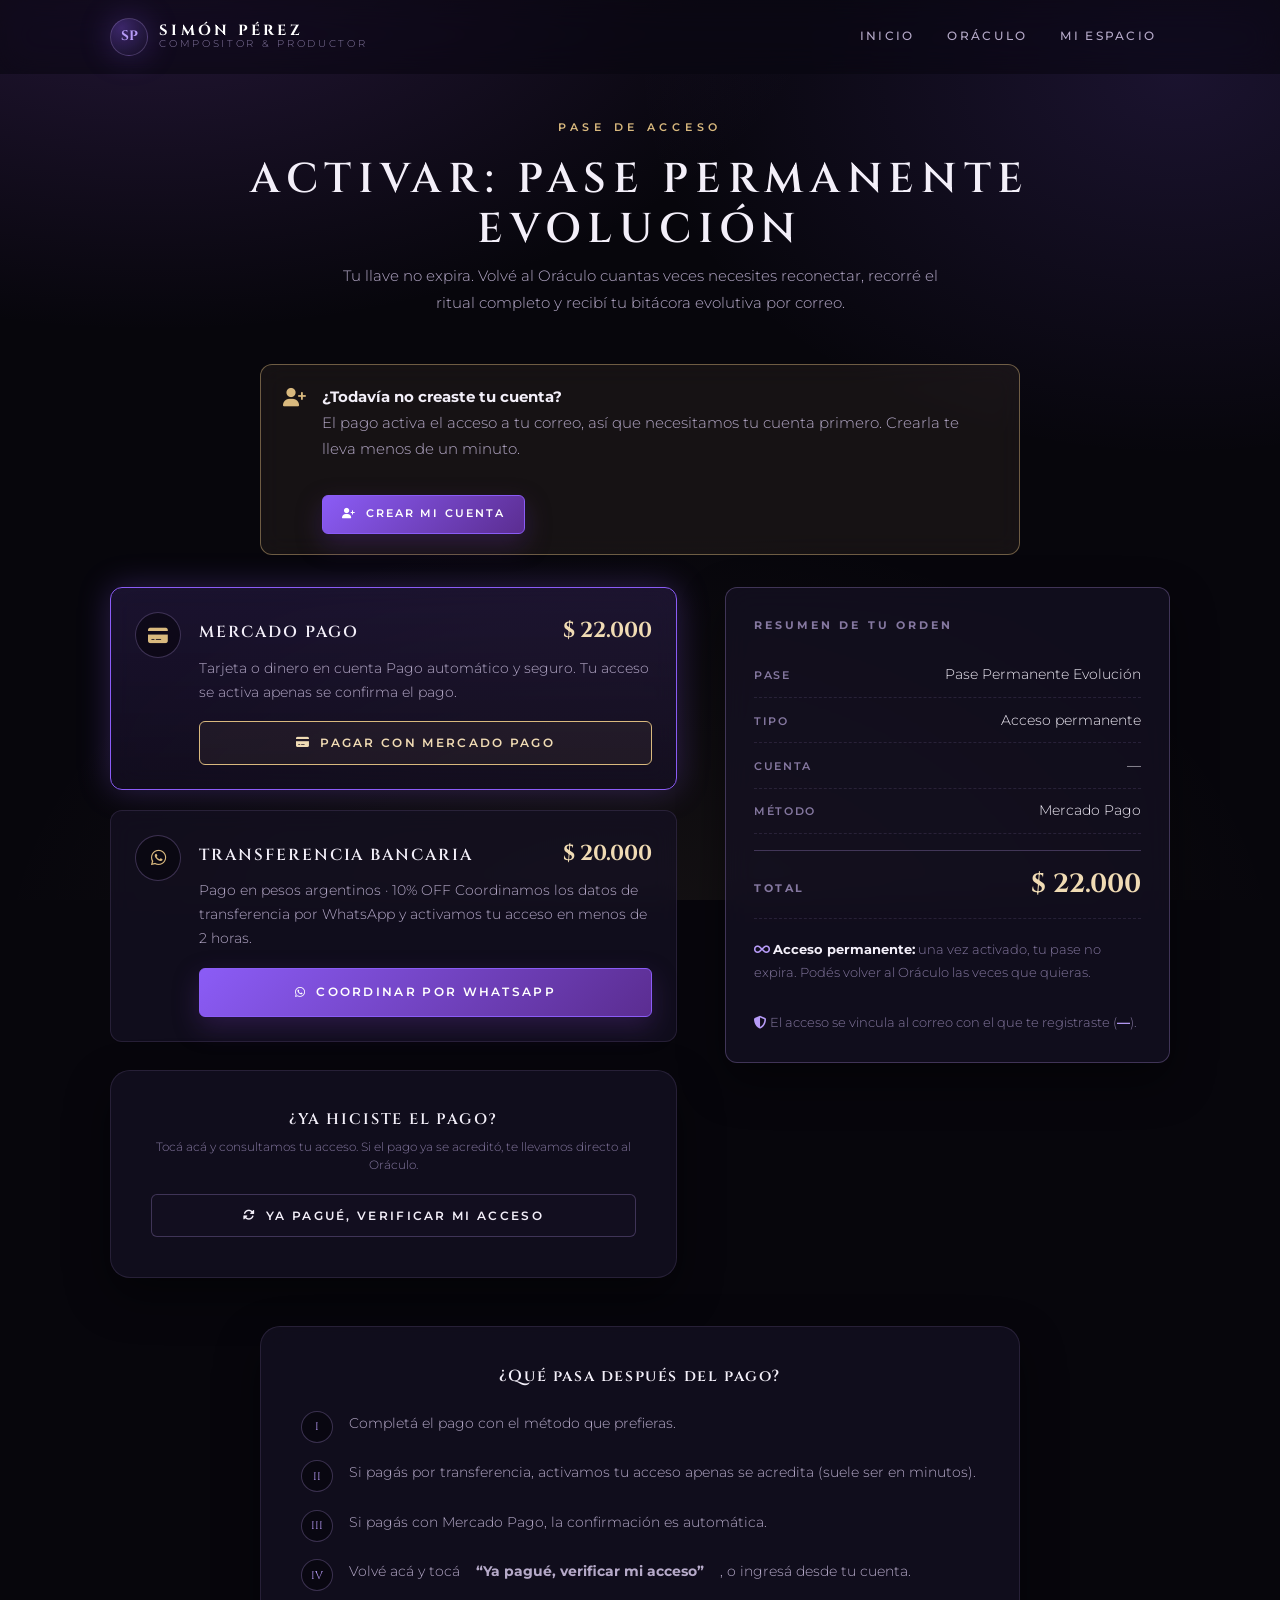
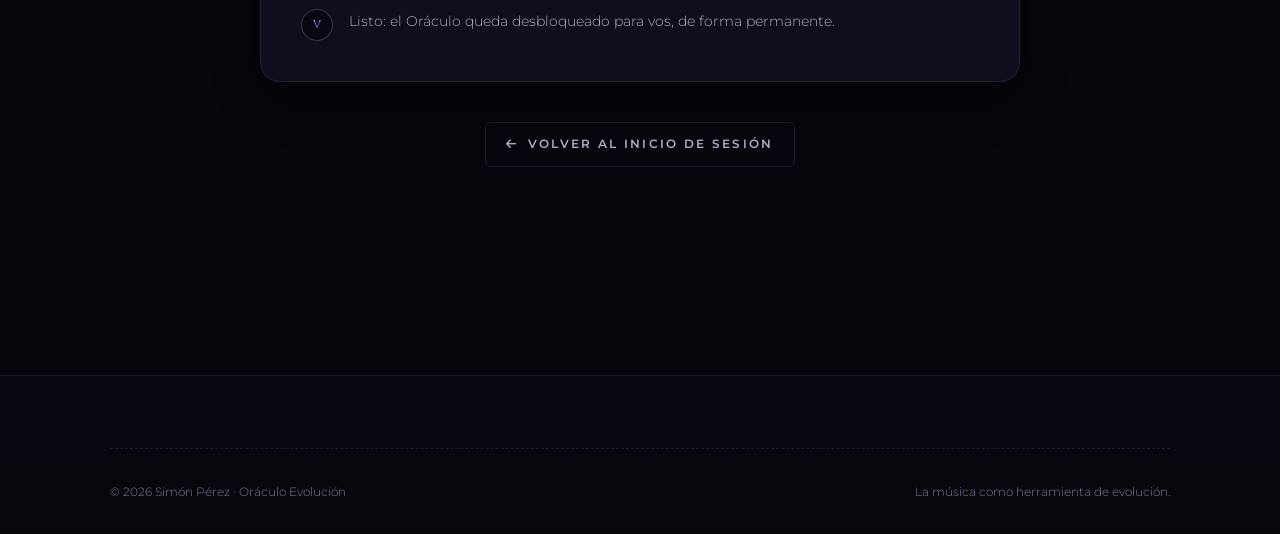
<file: pago.html>
<!DOCTYPE html>
<html lang="es">
<head>
  <meta charset="UTF-8">
  <meta name="viewport" content="width=device-width, initial-scale=1.0">
  <title>Activar Pase — Oráculo Evolución</title>
  <meta name="description" content="Activá tu pase permanente del Oráculo Evolución. Pago por transferencia bancaria o con Mercado Pago.">
  <meta name="theme-color" content="#07060c">

  <!-- Tipografías -->
  <link rel="preconnect" href="https://fonts.googleapis.com">
  <link rel="preconnect" href="https://fonts.gstatic.com" crossorigin>
  <link href="https://fonts.googleapis.com/css2?family=Cinzel:wght@400;600;700&family=Cinzel+Decorative:wght@700&family=Montserrat:wght@300;400;500;600;700&display=swap" rel="stylesheet">
  <!-- Iconos -->
  <link rel="stylesheet" href="https://cdn.jsdelivr.net/npm/@fortawesome/fontawesome-free@6.4.0/css/all.min.css">
  <!-- Sistema de diseño -->
  <link rel="stylesheet" href="css/estilos.css">
</head>
<body>

  <!-- ======================= CABECERA ======================= -->
  <header class="site-header">
    <div class="contenedor">
      <a class="brand" href="index.html" aria-label="Inicio — Simón Pérez">
        <span class="brand__mark">SP</span>
        <span class="brand__text">
          <span class="brand__name">Simón Pérez</span>
          <span class="brand__sub">Compositor &amp; Productor</span>
        </span>
      </a>
      <nav class="nav" id="nav-principal" aria-label="Navegación principal">
        <a class="nav__link" href="index.html">Inicio</a>
        <a class="nav__link" href="portal-evolucion.html">Oráculo</a>
        <a class="nav__link" href="mi-espacio.html">Mi Espacio</a>
      </nav>
      <button class="nav-toggle" id="nav-toggle" type="button" aria-label="Abrir menú" aria-expanded="false" aria-controls="nav-principal">
        <span></span><span></span><span></span>
      </button>
    </div>
  </header>

  <main class="seccion">
    <div class="contenedor">

      <!-- ======================= ENCABEZADO ======================= -->
      <div class="text-center" style="margin-bottom:3rem" data-reveal>
        <span class="eyebrow" id="eyebrow-pago">Último paso</span>
        <h1 class="section-title" id="titulo-pago"
            style="font-size:clamp(1.8rem,5vw,2.6rem);margin-bottom:.5rem">
          Elegí tu forma de pago
        </h1>
        <p class="section-lead" id="lead-pago">
          Tu cuenta está lista. Seleccioná el método que prefieras para activar tu acceso permanente al Oráculo.
        </p>
      </div>

      <!-- Aviso de cuenta (sesión activa o pendiente) -->
      <div class="text-center mb-2">
        <span class="pill hidden" id="pildora-cuenta"></span>
      </div>

      <!-- Aviso para quien llegó sin cuenta (lo completa pago.js) -->
      <div id="aviso-sin-cuenta" class="hidden" style="max-width:var(--maxw-narrow);margin:0 auto 2rem"></div>

      <!-- =================================================================
           BLOQUE: PAGO
           ================================================================= -->
      <div id="bloque-pago" class="hidden checkout">

        <!-- -------------------- MÉTODOS -------------------- -->
        <div>
          <div class="metodos" id="metodos-pago">
            <!-- Los métodos se generan desde SP.config.catalogo (js/pago.js) -->
          </div>

          <!-- Verificación de acceso -->
          <div class="panel panel--pad" style="margin-top:1.75rem;text-align:center">
            <h3 style="font-size:.95rem;letter-spacing:.12em;text-transform:uppercase;margin-bottom:.5rem">
              ¿Ya hiciste el pago?
            </h3>
            <p class="field-hint" style="margin-bottom:1.25rem">
              Tocá acá y consultamos tu acceso. Si el pago ya se acreditó, te llevamos directo al Oráculo.
            </p>
            <button type="button" class="btn btn--ghost btn--block" id="btn-verificar">
              <i class="fa-solid fa-rotate" aria-hidden="true"></i> Ya pagué, verificar mi acceso
            </button>
          </div>
        </div>

        <!-- -------------------- RESUMEN DE ORDEN -------------------- -->
        <aside class="orden" data-reveal>
          <p class="orden__titulo">Resumen de tu orden</p>
          <dl style="margin:0">
            <div class="orden__fila">
              <dt>Pase</dt>
              <dd id="orden-item">—</dd>
            </div>
            <div class="orden__fila">
              <dt>Tipo</dt>
              <dd id="orden-tipo">—</dd>
            </div>
            <div class="orden__fila">
              <dt>Cuenta</dt>
              <dd id="orden-email" style="word-break:break-all">—</dd>
            </div>
            <div class="orden__fila">
              <dt>Método</dt>
              <dd id="orden-metodo">—</dd>
            </div>
            <div class="orden__fila hidden" id="fila-orden-id">
              <dt>Orden</dt>
              <dd id="orden-id" style="font-family:var(--font-display)">—</dd>
            </div>
          </dl>

          <dl style="margin:0">
            <div class="orden__total">
              <dt>Total</dt>
              <dd id="orden-total">—</dd>
            </div>
          </dl>

          <p class="orden__nota">
            <i class="fa-solid fa-infinity" style="color:var(--violet-soft)" aria-hidden="true"></i>
            <strong style="color:var(--text)">Acceso permanente:</strong> una vez activado, tu pase no expira.
            Podés volver al Oráculo las veces que quieras.
          </p>
          <p class="orden__nota" style="border-top:0;padding-top:.5rem">
            <i class="fa-solid fa-shield-halved" style="color:var(--violet-soft)" aria-hidden="true"></i>
            El acceso se vincula al correo con el que te registraste
            (<strong style="color:var(--violet-soft)" id="email-usuario">—</strong>).
          </p>
        </aside>

      </div>

      <!-- =================================================================
           BLOQUE: ACCESO YA ACTIVO
           ================================================================= -->
      <div id="bloque-activo" class="hidden tarjeta-magica text-center"
           style="max-width:620px;margin:0 auto">
        <i class="fa-solid fa-circle-check" style="font-size:2.5rem;color:var(--ok);margin-bottom:1rem" aria-hidden="true"></i>
        <h2 style="font-size:1.3rem;margin-bottom:.5rem">Tu pase ya está activo</h2>
        <p class="text-muted" style="margin-bottom:2rem">
          No hace falta pagar de nuevo. Tu acceso permanente está vigente y te espera.
        </p>
        <div class="btn-row">
          <a class="btn btn--primary" href="oraculo.html" id="btn-ir-acceso">
            <i class="fa-solid fa-play" aria-hidden="true"></i> Entrar al Oráculo
          </a>
          <a class="btn btn--ghost" href="mi-espacio.html" id="btn-ir-espacio">
            <i class="fa-solid fa-user" aria-hidden="true"></i> Ver Mi Espacio
          </a>
        </div>
      </div>

      <!-- =================================================================
           QUÉ PASA DESPUÉS DEL PAGO
           ================================================================= -->
      <div class="panel panel--pad" style="max-width:var(--maxw-narrow);margin:3rem auto 0" data-reveal>
        <h3 style="font-size:1rem;letter-spacing:.1em;text-align:center;margin-bottom:1.5rem">
          ¿Qué pasa después del pago?
        </h3>
        <ol class="pasos" id="pasos-post-pago">
          <!-- Lo completa pago.js -->
        </ol>
      </div>

      <div class="text-center" style="margin-top:2.5rem">
        <a href="auth.html" class="btn btn--quiet">
          <i class="fa-solid fa-arrow-left" aria-hidden="true"></i> Volver al inicio de sesión
        </a>
      </div>

    </div>
  </main>

  <!-- ======================= PIE ======================= -->
  <footer class="site-footer">
    <div class="contenedor">
      <div class="site-footer__bottom">
        <span>© <span data-anio></span> Simón Pérez · Oráculo Evolución</span>
        <span>La música como herramienta de evolución.</span>
      </div>
    </div>
  </footer>

  <div class="toast-stack" role="status" aria-live="polite"></div>

  <script src="js/config.js"></script>
  <script src="js/sp-api.js"></script>
  <script src="js/main.js"></script>
  <script src="js/pago.js"></script>
</body>
</html>
</file>
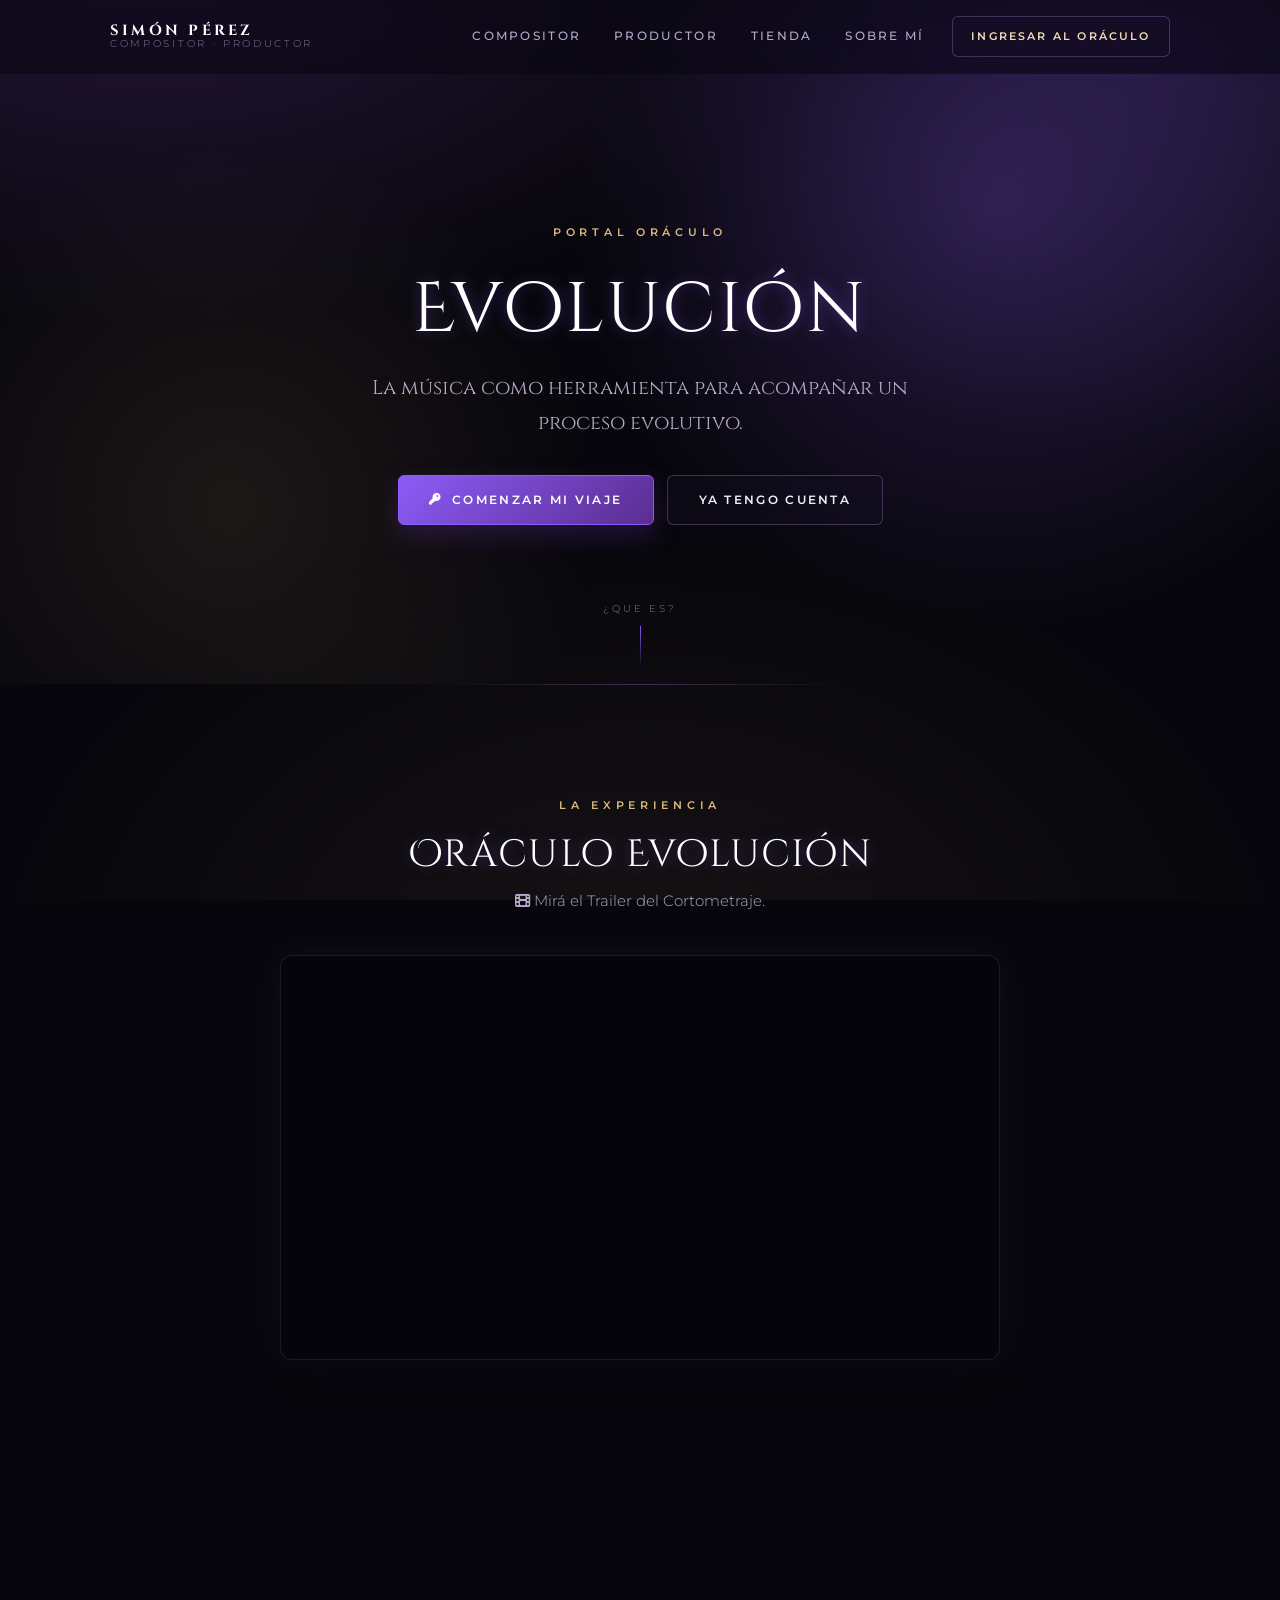
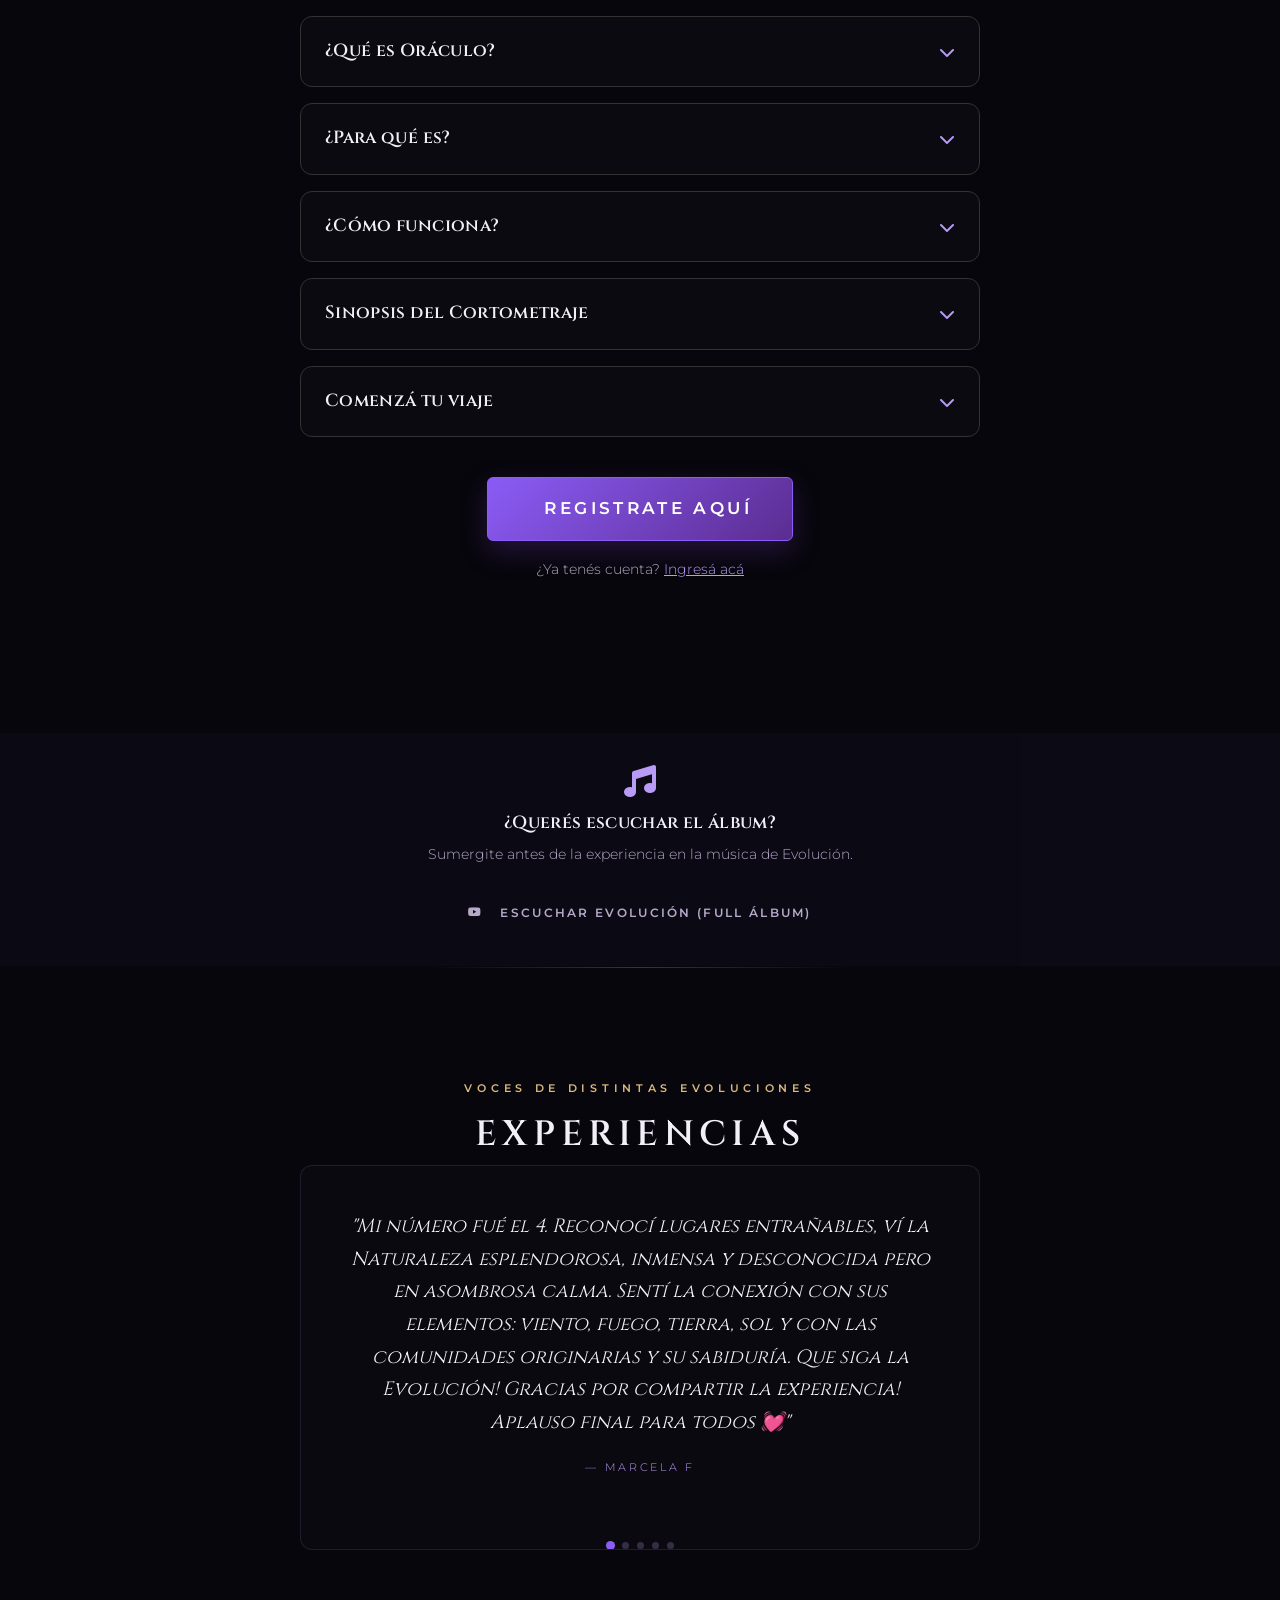
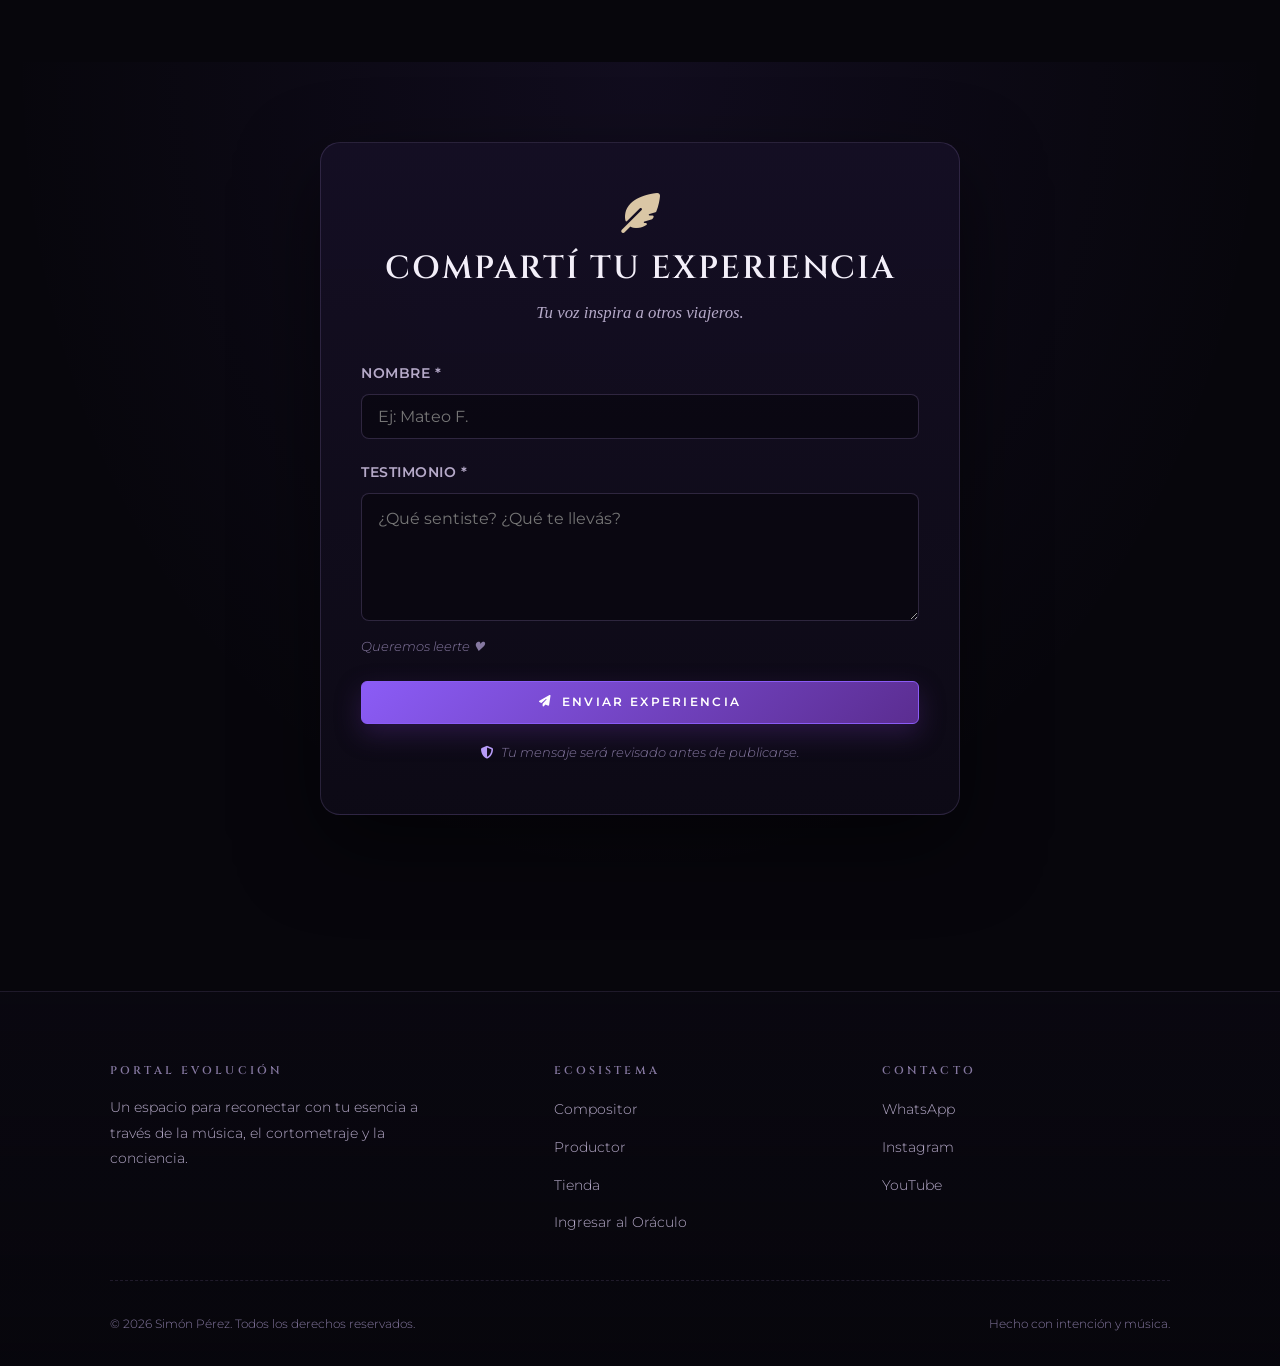
<file: portal-evolucion.html>
<!DOCTYPE html>
<html lang="es">
<head>
  <meta charset="UTF-8">
  <meta name="viewport" content="width=device-width, initial-scale=1.0">
  <meta name="theme-color" content="#07060c">
  
  <!-- SEO Básico -->
  <title>Portal Evolución — Oráculo · Experiencia Inmersiva</title>
  <meta name="description" content="Un espacio para reconectar con tu esencia. Música, cortometraje conceptual y autodescubrimiento. Viví la experiencia Oráculo Evolución.">

  <!-- Open Graph / Facebook / WhatsApp (Para que aparezca la imagen al compartir) -->
  <meta property="og:type" content="website">
  <meta property="og:url" content="https://saimonizo.com.ar/portal-evolucion.html">
  <meta property="og:title" content="Portal Evolución — Oráculo · Experiencia Inmersiva">
  <meta property="og:description" content="Un espacio para reconectar con tu esencia a través de la música, el cortometraje y la conciencia.">
  <meta property="og:image" content="https://saimonizo.com.ar/pics/og-oraculo.jpg">
  <meta property="og:image:width" content="1200">
  <meta property="og:image:height" content="630">
  <meta property="og:site_name" content="Simón Pérez">

  <!-- Twitter Card -->
  <meta name="twitter:card" content="summary_large_image">
  <meta name="twitter:title" content="Portal Evolución — Oráculo · Experiencia Inmersiva">
  <meta name="twitter:description" content="Un espacio para reconectar con tu esencia a través de la música, el cortometraje y la conciencia.">
  <meta name="twitter:image" content="https://saimonizo.com.ar/pics/og-oraculo.jpg">

  <!-- Tipografías e Iconos -->
  <link rel="preconnect" href="https://fonts.googleapis.com">
  <link rel="preconnect" href="https://fonts.gstatic.com" crossorigin>
  <link href="https://fonts.googleapis.com/css2?family=Cinzel:wght@400;600;700&family=Cinzel+Decorative:wght@700&family=Montserrat:wght@300;400;500;600;700&display=swap" rel="stylesheet">
  <link rel="stylesheet" href="https://cdn.jsdelivr.net/npm/@fortawesome/fontawesome-free@6.4.0/css/all.min.css">
  
  <!-- Sistema de diseño -->
  <link rel="stylesheet" href="css/estilos.css">
</head>
<body>

  <!-- ======================= CABECERA ======================= -->
  <header class="site-header">
    <div class="contenedor">
      <a class="brand" href="index.html" aria-label="Inicio — Simón Pérez">
        <span class="brand__text">
          <span class="brand__name">Simón Pérez</span>
          <span class="brand__sub">Compositor · Productor</span>
        </span>
      </a>

      <button class="nav-toggle" id="nav-toggle" aria-expanded="false" aria-controls="nav-principal" aria-label="Abrir menú de navegación">
        <span></span><span></span><span></span>
      </button>

      <nav class="nav" id="nav-principal" aria-label="Navegación principal">
        <a class="nav__link" href="compositor.html">Compositor</a>
        <a class="nav__link" href="productor.html">Productor</a>
        <a class="nav__link" href="tienda.html">Tienda</a>
        <a class="nav__link" href="index.html#sobre-mi">Sobre mí</a>
        <a class="nav__cta" href="oraculo.html">Ingresar al Oráculo</a>
      </nav>
    </div>
  </header>

  <main>

    <!-- ======================= HERO DEL PORTAL ======================= -->
    <section class="hero" style="min-height:76svh">
      <div class="hero__aura" aria-hidden="true"></div>
      <div class="contenedor contenedor--mid text-center">
        <div data-reveal>
          <span class="eyebrow">Portal Oráculo</span>
          <h1 class="titulo-artistico" style="font-size:clamp(2.4rem,8vw,4.4rem);margin-bottom:.25em">Evolución</h1>
          <p style="font-family:var(--font-display);font-size:clamp(1rem,2.4vw,1.25rem);color:var(--text-muted);max-width:52ch;margin:0 auto 2.2rem">
            La música como herramienta para acompañar un proceso evolutivo.
          </p>
          <div class="btn-row">
            <a class="btn btn--primary" href="auth.html?modo=registro">
             <i class="fa-solid fa-key" aria-hidden="true"></i> Comenzar mi viaje
            </a>
            <a class="btn btn--ghost" href="auth.html">Ya tengo cuenta</a>
          </div>
        </div>

        <!-- Aviso si ya hay sesión iniciada (lo completa js/portal.js) -->
        <div id="aviso-sesion-portal" class="hidden" style="max-width:var(--maxw-narrow);margin:2rem auto 0;text-align:left"></div>
      </div>
      <a class="hero__scroll" href="#quees" aria-label="Bajar a Que es">¿Que es?</a>
    </section>

    <!-- ======================= QUÉ ES ======================= -->
        <!-- SECCIÓN: TRAILER (Diseño original) -->
        <section class="seccion seccion--divided" data-reveal>
          <div class="contenedor contenedor--mid text-center">
            <span class="eyebrow" style="display:block;text-align:center">La experiencia</span>
            <h1 class="titulo-artistico" style="font-size:clamp(1.4rem,8vw,2.4rem);margin-bottom:.25em">Oráculo Evolución</h1>
            <p class="section-lead">
              <i class="fa-solid fa-film" aria-hidden="true"></i>
              Mirá el Trailer del Cortometraje.
            </p>

            <div class="media-frame" style="max-width: 720px; margin: 0 auto 2rem;">
              <iframe 
                src="https://www.youtube.com/embed/EQwzeZEq_3w?rel=0&modestbranding=1" 
                title="Trailer del cortometraje Evolución" 
                frameborder="0" 
                allow="accelerometer; autoplay; clipboard-write; encrypted-media; gyroscope; picture-in-picture" 
                allowfullscreen>
              </iframe>
            </div>
          </div>
        </section>


        <!-- SECCIÓN: TARJETAS DESPLEGABLES -->
        <section class="seccion" id="quees" data-reveal>
          <div class="contenedor contenedor--narrow">

                        
            <!-- Tarjeta 0: ¿Qué es Oráculo? -->
            <div class="magic-card" style="margin-bottom: 1rem;">
              <div class="magic-card__trigger" onclick="toggleCard(this)">
                <div style="display: flex; align-items: center; justify-content: space-between; padding: 1.5rem;">
                  <h3 style="font-size: 1.1rem; margin: 0; font-weight: 600;">¿Qué es Oráculo?</h3>
                  <i class="fa-solid fa-chevron-down" style="transition: transform 0.3s ease; color: var(--violet-soft);"></i>
                </div>
              </div>
              <div class="magic-card__content">
                <div style="padding: 0 1.5rem 1.5rem 1.5rem; color: var(--text-muted); line-height: 1.7;">
                  <p style="margin: 0; font-size: 0.95rem;">
                  <br>Un oráculo es una respuesta, un mensaje o un pronóstico que se atribuye a una divinidad.</br>
                  <br>En esta ocasión el puente con la canalización es la música, que es desde donde surgió la creación y el concepto de Evolución.</br>
                  </p>
                </div>
              </div>
            </div>

            <!-- Tarjeta 1: ¿Para qué es? -->
            <div class="magic-card" style="margin-bottom: 1rem;">
              <div class="magic-card__trigger" onclick="toggleCard(this)">
                <div style="display: flex; align-items: center; justify-content: space-between; padding: 1.5rem;">
                  <h3 style="font-size: 1.1rem; margin: 0; font-weight: 600;">¿Para qué es?</h3>
                  <i class="fa-solid fa-chevron-down" style="transition: transform 0.3s ease; color: var(--violet-soft);"></i>
                </div>
              </div>
              <div class="magic-card__content">
                <div style="padding: 0 1.5rem 1.5rem 1.5rem; color: var(--text-muted); line-height: 1.7;">
                  <p style="margin: 0; font-size: 0.95rem;">
                    Es un espacio diseñado para reconectar con tu esencia.
                    A través de tu intuición y la unión con la <strong>música + un cortometraje conceptual</strong>,
                    interpretas las letras del álbum <em>Evolución</em> para trabajar en el sentido de tu vida.
                  </p>
                </div>
              </div>
            </div>

            <!-- Tarjeta 2: ¿Cómo funciona? -->
            <div class="magic-card" style="margin-bottom: 1rem;">
              <div class="magic-card__trigger" onclick="toggleCard(this)">
                <div style="display: flex; align-items: center; justify-content: space-between; padding: 1.5rem;">
                  <h3 style="font-size: 1.1rem; margin: 0; font-weight: 600;">¿Cómo funciona?</h3>
                  <i class="fa-solid fa-chevron-down" style="transition: transform 0.3s ease; color: var(--violet-soft);"></i>
                </div>
              </div>
              <div class="magic-card__content">
                <div style="padding: 0 1.5rem 1.5rem 1.5rem; color: var(--text-muted); line-height: 1.7;">
                  <p style="margin: 0 0 1rem 0; font-style: italic; font-size: 0.9rem;">
                    Requiere de <strong>presencia</strong> para concretar el viaje.
                  </p>
                  <ul style="margin: 0; padding-left: 1.5rem; line-height: 1.8; font-size: 0.9rem;">
                    <li>1: Elegís un <strong>número</strong></li>
                    <li>2: Disfrutás un <strong>Cortometraje</strong></li>
                    <li>3: Elegís un <strong>Elemento</strong> (💧, 🔥, 🌱, 💨) y un <strong>Tiempo</strong> (🌌, 🌇, 🔮, 🌅) de tu resonancia</li>
                    <li>4: Plasmás en <strong>palabras</strong> luego de transitar la experiencia</li>
                    <br></br>
                    <li>Al finalizar, recibís tu <strong>bitácora</strong> por correo, a modo de registro personal</li>
                    <li>Lo podes repetir cuantas veces quieras, y también volver a leerte para recapitular tu proceso anterior. </li>
                  </ul>
                </div>
              </div>
            </div>

                        <!-- Tarjeta 3: Sinopsis del Cortometraje -->
            <div class="magic-card" style="margin-bottom: 1rem;">
              <div class="magic-card__trigger" onclick="toggleCard(this)">
                <div style="display: flex; align-items: center; justify-content: space-between; padding: 1.5rem;">
                  <h3 style="font-size: 1.1rem; margin: 0; font-weight: 600;">Sinopsis del Cortometraje</h3>
                  <i class="fa-solid fa-chevron-down" style="transition: transform 0.3s ease; color: var(--violet-soft);"></i>
                </div>
              </div>
              <div class="magic-card__content">
                <div style="padding: 0 1.5rem 1.5rem 1.5rem; color: var(--text-muted); line-height: 1.7;">
                  <p style="margin: 0; font-size: 0.95rem;">
                    El Cortometraje refleja un camino transitado desde, la intuición, el misterio y la magía, en comunicación con el interior, la comunidad y la naturaleza. <br>
                    Fue filmado en escenarios naturales de la Patagonia Argentina, con la participación de artistas locales y en colaboración de la comunidad. <br>
                    Tiene una duración de 22:17 y está acompañado por la música del álbum <em>Evolución</em> de Simón Pérez.
                  </p>
                </div>
              </div>
            </div>


            <!-- Tarjeta 4: Comenzá tu viaje -->
            <div class="magic-card" style="margin-bottom: 2rem;">
              <div class="magic-card__trigger" onclick="toggleCard(this)">
                <div style="display: flex; align-items: center; justify-content: space-between; padding: 1.5rem;">
                  <h3 style="font-size: 1.1rem; margin: 0; font-weight: 600;">Comenzá tu viaje</h3>
                  <i class="fa-solid fa-chevron-down" style="transition: transform 0.3s ease; color: var(--violet-soft);"></i>
                </div>
              </div>
              <div class="magic-card__content">
                <div style="padding: 0 1.5rem 1.5rem 1.5rem;">
                  <p style="margin: 0 0 1.5rem 0; color: var(--text-muted); font-size: 0.9rem; text-align: center;">
                    En tres simples pasos accedés a la experiencia completa.
                  </p>
                  
                  <div style="display: flex; flex-direction: column; gap: 1rem;">
                    
                    <!-- Paso 1 -->
                    <div style="display: flex; gap: 1rem; align-items: flex-start;">
                      <div style="flex-shrink: 0; width: 32px; height: 32px; background: var(--violet-soft); border-radius: 50%; display: flex; align-items: center; justify-content: center; font-weight: 700; font-size: 0.9rem; color: #000;">1</div>
                      <div style="flex: 1;">
                        <strong style="font-size: 0.95rem; display: block; margin-bottom: 0.25rem;">Creá tu cuenta</strong>
                        <p style="font-size: 0.85rem; color: var(--text-muted); margin: 0;">Completá tus datos de forma segura. Solo te pedimos lo necesario para coordinar tu acceso.</p>
                      </div>
                    </div>

                    <!-- Paso 2 -->
                    <div style="display: flex; gap: 1rem; align-items: flex-start;">
                      <div style="flex-shrink: 0; width: 32px; height: 32px; background: var(--violet-soft); border-radius: 50%; display: flex; align-items: center; justify-content: center; font-weight: 700; font-size: 0.9rem; color: #000;">2</div>
                      <div style="flex: 1;">
                        <strong style="font-size: 0.95rem; display: block; margin-bottom: 0.25rem;">Activá tu pase</strong>
                        <p style="font-size: 0.85rem; color: var(--text-muted); margin: 0;">Elegí entre Mercado Pago ($22.000) o Transferencia ($20.000 con 10% de descuento). Acceso permanente.</p>
                      </div>
                    </div>

                    <!-- Paso 3 -->
                    <div style="display: flex; gap: 1rem; align-items: flex-start;">
                      <div style="flex-shrink: 0; width: 32px; height: 32px; background: var(--violet-soft); border-radius: 50%; display: flex; align-items: center; justify-content: center; font-weight: 700; font-size: 0.9rem; color: #000;">3</div>
                      <div style="flex: 1;">
                        <strong style="font-size: 0.95rem; display: block; margin-bottom: 0.25rem;">Viví el viaje</strong>
                        <p style="font-size: 0.85rem; color: var(--text-muted); margin: 0;">Entrá al Oráculo y recorré el ritual cuantas veces quieras. Al finalizar, recibís tu bitácora por correo.</p>
                      </div>
                    </div>

                  </div>
                </div>
              </div>
            </div>

            <!-- BOTÓN PRINCIPAL DE REGISTRO -->
            <div style="text-align: center; margin: 2.5rem 0;">
              <a href="auth.html?modo=registro" class="btn btn--primary" style="font-size: 1.05rem; padding: 1rem 2.5rem; display: inline-block;">
                <i class="fa-solid fa-sparkles" style="margin-right: 0.5rem;"></i>
                Registrate aquí
              </a>
              <p style="margin-top: 1rem; font-size: 0.9rem; color: var(--text-muted);">
                ¿Ya tenés cuenta? <a href="auth.html" style="color: var(--violet-soft); text-decoration: underline;">Ingresá acá</a>
              </p>
            </div>

          </div>
        </section>

        <!-- SECCIÓN: ESCUCHÁ EL ÁLBUM -->
        <section class="seccion" style="padding: 2rem 0; background: rgba(167,139,250,0.03);" data-reveal>
          <div class="contenedor contenedor--narrow" style="text-align: center;">
            <i class="fa-solid fa-music" style="font-size: 2rem; color: var(--violet-soft); margin-bottom: 1rem; display: block;"></i>
            <h3 style="font-size: 1.1rem; margin-bottom: 0.5rem;">¿Querés escuchar el álbum?</h3>
            <p style="color: var(--text-muted); font-size: 0.9rem; margin-bottom: 1.5rem;">
              Sumergite antes de la experiencia en la música de Evolución.
            </p>
            <a href="https://www.youtube.com/embed/sqgqcQdTCY4" target="_blank" class="btn btn--quiet" style="border: 1px solid var(--border);">
              <i class="fa-brands fa-youtube" style="margin-right: 0.5rem;"></i>
              Escuchar Evolución (Full Álbum)
            </a>
          </div>
        </section>

    <!-- ======================= EXPERIENCIAS ======================= -->
    <section class="seccion seccion--divided">
  <div class="contenedor contenedor--narrow">
    <span class="eyebrow" data-reveal style="display:block;text-align:center">Voces de distintas evoluciones</span>
    <h2 class="section-title" data-reveal>Experiencias</h2>

    <div class="carrusel" data-carousel="5500" data-reveal>
      <div class="carrusel__riel">

        <!-- Testimonio 1 -->
        <div class="carrusel__item">
          <p class="carrusel__quote">"Mi número fué el 4. Reconocí lugares entrañables, ví la Naturaleza esplendorosa, inmensa y desconocida pero en asombrosa calma. Sentí la conexión con sus elementos: viento, fuego, tierra, sol y con las comunidades originarias y su sabiduría. Que siga la Evolución! Gracias por compartir la experiencia! Aplauso final para todos 💓"</p>
          <p class="carrusel__author">— Marcela F</p>
        </div>

        <!-- Testimonio 2 -->
        <div class="carrusel__item">
          <p class="carrusel__quote">"Lo vi por la noche, después de estar todo el día en un proceso y tener este cierre del día con esa manifestación, con poder sentir y cambiar el point of view, pude agradecer, sentir, y vivir el minuto a minuto de lo verdadero, lo que está, el presente. Un mimo, un abrazo, un acompañamiento tremendo. Gracias por la sensibilidad y el arte."</p>
          <p class="carrusel__author">— Ana C</p>
        </div>

        <!-- Testimonio 3 -->
        <div class="carrusel__item">
          <p class="carrusel__quote">"Siento que son canciones necesarias. En un mundo donde parece que lo normal es el individualismo, estas canciones y estas imágenes construyen esperanza."</p>
          <p class="carrusel__author">— Germán V</p>
        </div>

                <!-- Testimonio 4 -->
        <div class="carrusel__item">
          <p class="carrusel__quote">"Un viaje místico, la fuerza de cada existencia, lo hermoso de cohabitar tiempo y espacio, historias cruzadas al azar, sin azar. Gracias chicos, por hacerme parte!"</p>
          <p class="carrusel__author">— Juli B</p>
        </div>

        <!-- Testimonio 5 -->
        <div class="carrusel__item">
          <p class="carrusel__quote">"Un viaje hacia el origen de la vida, dónde los elementos fundamentales, el fuego, el agua, la tierra y el aire y la piedra filosofal, nos abrazan en un hermoso mensaje de Amor y Creación"</p>
          <p class="carrusel__author">— Mario P</p>
        </div>        

      </div>
      <div class="carrusel__dots" data-carousel-dots style="justify-content:center"></div>
    </div>

  </div>
</section>

<!-- Sección: Compartí tu experiencia -->
<section class="testimonios-form-section">
  <div class="testimonios-form-card">
    <div class="testimonios-form-header">
      <i class="fa-solid fa-feather-pointed testimonios-form-icono"></i>
      <h2 class="testimonios-form-titulo">Compartí tu experiencia</h2>
      <p class="testimonios-form-subtitulo">
        Tu voz inspira a otros viajeros.
      </p>
    </div>
    
    <form id="form-testimonio" class="testimonios-form">
      <div class="form-grupo">
        <label for="test-nombre" class="form-label">Nombre *</label>
        <input type="text" id="test-nombre" name="nombre" required 
               class="form-input" placeholder="Ej: Mateo F.">
      </div>
      
      <div class="form-grupo">
        <label for="test-texto" class="form-label">Testimonio *</label>
        <textarea id="test-texto" name="texto" rows="4" required 
                  class="form-textarea" 
                  placeholder="¿Qué sentiste? ¿Qué te llevás?"></textarea>
        <span class="form-hint">Queremos leerte ♥</span>
      </div>
      
      <button type="submit" class="btn btn--primary btn--block" id="btn-enviar-testimonio">
        <i class="fa-solid fa-paper-plane" aria-hidden="true"></i> 
        Enviar experiencia
      </button>
      
      <p class="testimonios-form-aviso">
        <i class="fa-solid fa-shield-halved" aria-hidden="true"></i>
        Tu mensaje será revisado antes de publicarse.
      </p>
    </form>
    
    <div id="testimonio-exito" class="testimonios-exito" style="display:none;">
      <i class="fa-solid fa-circle-check testimonios-exito-icono"></i>
      <h3>¡Gracias por compartir!</h3>
      <p>Tu experiencia fue recibida. La revisaremos para sumarla al portal.</p>
    </div>
  </div>
</section>

</main>

  <!-- ======================= PIE ======================= -->
  <footer class="site-footer">
    <div class="contenedor">
      <div class="site-footer__grid">
        <div class="site-footer__brand">
          <h4>Portal Evolución</h4>
          <p>Un espacio para reconectar con tu esencia a través de la música, el cortometraje y la conciencia.</p>
        </div>

        <div>
          <h4>Ecosistema</h4>
          <ul>
            <li><a href="compositor.html">Compositor</a></li>
            <li><a href="productor.html">Productor</a></li>
            <li><a href="tienda.html">Tienda</a></li>
            <li><a href="oraculo.html">Ingresar al Oráculo</a></li>
          </ul>
        </div>

        <div>
          <h4>Contacto</h4>
          <ul>
            <li><a data-link="whatsapp" data-msg="Hola Simón, tengo una consulta sobre el Oráculo." href="#" target="_blank" rel="noopener">WhatsApp</a></li>
            <li><a data-link="instagram" href="#" target="_blank" rel="noopener">Instagram</a></li>
            <li><a data-link="youtube" href="#" target="_blank" rel="noopener">YouTube</a></li>
          </ul>
        </div>
      </div>

      <div class="site-footer__bottom">
        <span>© <span data-anio></span> Simón Pérez. Todos los derechos reservados.</span>
        <span>Hecho con intención y música.</span>
      </div>
    </div>
  </footer>

  <script src="js/config.js"></script>
  <script src="js/sp-api.js"></script>
  <script src="js/main.js"></script>
  <script src="js/portal.js"></script>
</body>
</html>
</file>
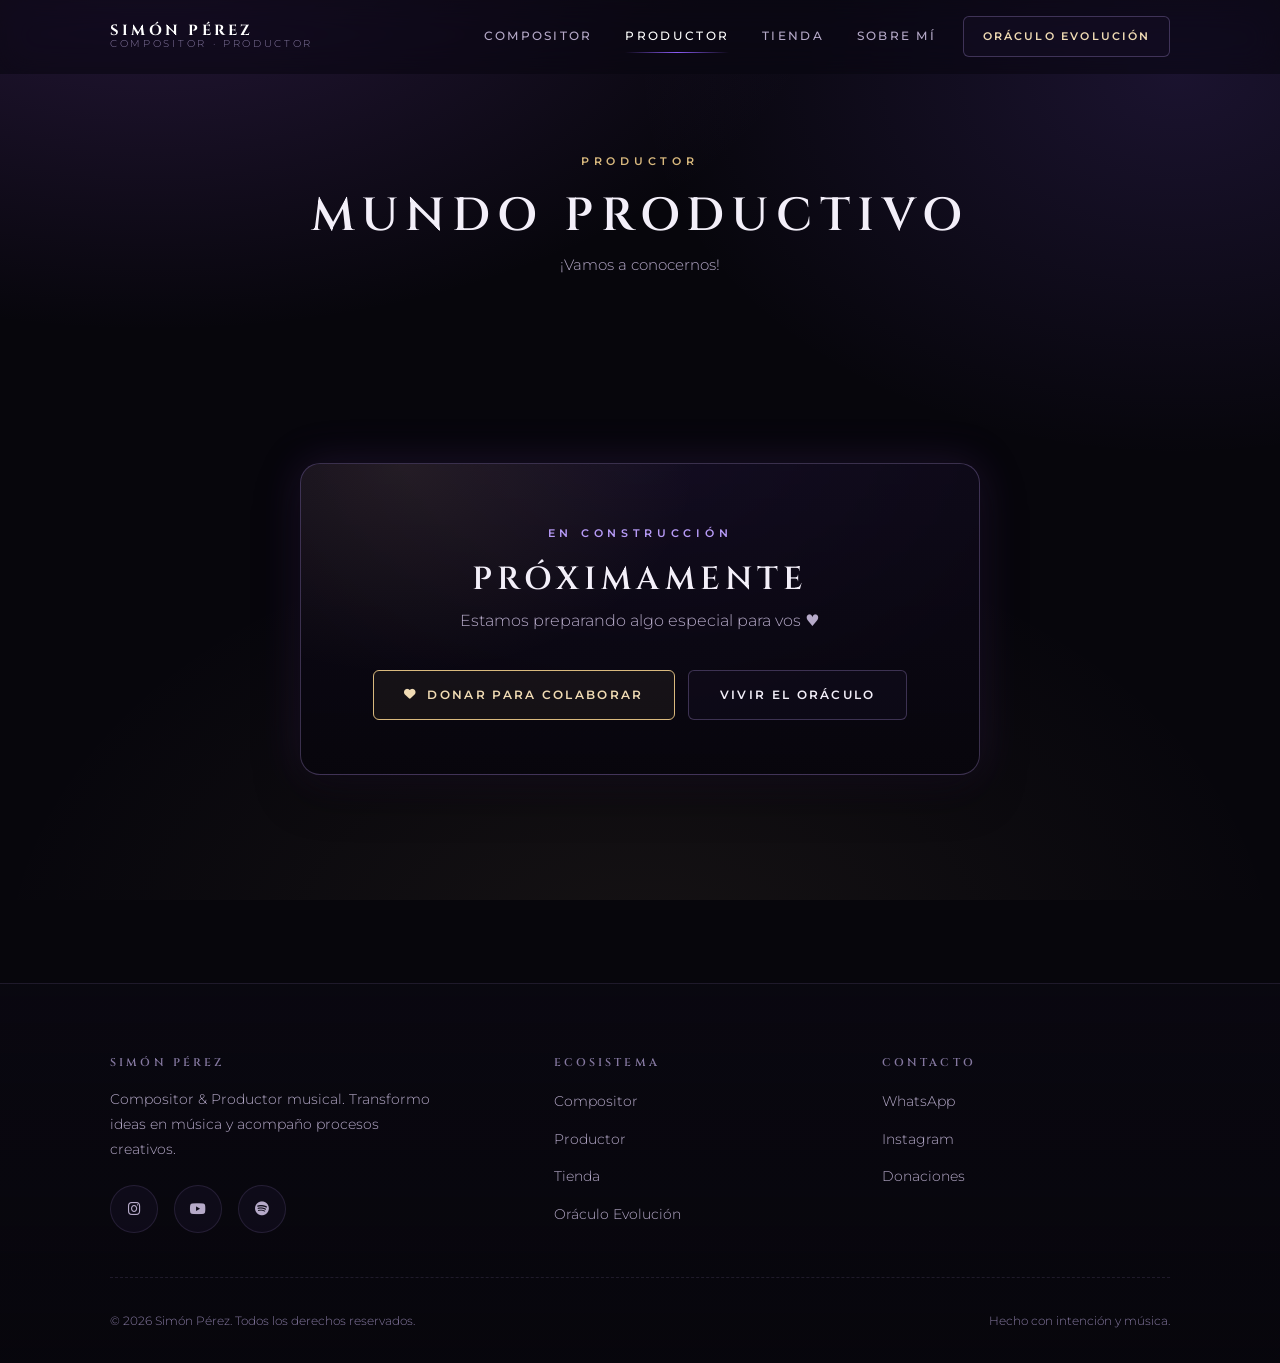
<file: productor.html>
<!DOCTYPE html>
<html lang="es">
<head>
  <meta charset="UTF-8">
  <meta name="viewport" content="width=device-width, initial-scale=1.0">
  <title>Simón Pérez — Productor</title>
  <meta name="description" content="Cronología de las creaciones musicales de Simón Pérez: Semillas, Saltar, Evolución, Mudarse y las obras que vienen. El 'para qué' detrás de cada canción.">
  <meta name="theme-color" content="#07060c">

  <link rel="preconnect" href="https://fonts.googleapis.com">
  <link rel="preconnect" href="https://fonts.gstatic.com" crossorigin>
  <link href="https://fonts.googleapis.com/css2?family=Cinzel:wght@400;600;700&family=Cinzel+Decorative:wght@700&family=Montserrat:wght@300;400;500;600;700&display=swap" rel="stylesheet">
  <link rel="stylesheet" href="https://cdn.jsdelivr.net/npm/@fortawesome/fontawesome-free@6.4.0/css/all.min.css">
  <link rel="stylesheet" href="css/estilos.css">
</head>
<body>

  <!-- ======================= CABECERA ======================= -->
  <header class="site-header">
    <div class="contenedor">
      <a class="brand" href="index.html" aria-label="Inicio — Simón Pérez">
        <span class="brand__text">
          <span class="brand__name">Simón Pérez</span>
          <span class="brand__sub">Compositor · Productor</span>
        </span>
      </a>

      <button class="nav-toggle" id="nav-toggle" aria-expanded="false" aria-controls="nav-principal" aria-label="Abrir menú de navegación">
        <span></span><span></span><span></span>
      </button>

      <nav class="nav" id="nav-principal" aria-label="Navegación principal">
        <a class="nav__link" href="compositor.html">Compositor</a>
        <a class="nav__link" href="productor.html">Productor</a>
        <a class="nav__link" href="tienda.html">Tienda</a>
        <a class="nav__link" href="index.html#sobre-mi">Sobre mí</a>
        <a class="nav__cta" href="portal-evolucion.html">Oráculo Evolución</a>
      </nav>
    </div>
  </header>

  <main>
    <section class="seccion seccion--tight" style="padding-top:calc(var(--header-h) + 4.5rem)">
      <div class="contenedor contenedor--mid text-center">
        <span class="eyebrow" data-reveal>Productor</span>
        <h1 class="section-title" data-reveal style="font-size:clamp(1.9rem,5vw,2.9rem)">Mundo productivo</h1>
        <p class="section-lead" data-reveal>¡Vamos a conocernos!</p>
      </div>
    </section>

  <section class="seccion" id="acompanar">
      <div class="contenedor contenedor--narrow text-center">
        <div class="tarjeta-magica" data-reveal>
          <span class="eyebrow" style="color:var(--violet-soft)">En construcción</span>
          <h2 class="section-title" style="font-size:clamp(1.4rem,4vw,2rem)">PRÓXIMAMENTE</h2>
          <p style="color:var(--text-muted);max-width:52ch;margin:0 auto 2.2rem">
          Estamos preparando algo especial para vos ♥
          </p>
          <div class="btn-row">
            <a class="btn btn--gold" data-link="donacion" href="#" target="_blank" rel="noopener">
              <i class="fa-solid fa-heart" aria-hidden="true"></i> Donar para colaborar
            </a>
            <a class="btn btn--ghost" href="portal-evolucion.html">Vivir el Oráculo</a>
          </div>
        </div>
      </div>
    </section>

  </main>

<!-- ======================= PIE ======================= -->
  <footer class="site-footer">
    <div class="contenedor">
      <div class="site-footer__grid">
        <div class="site-footer__brand">
          <h4>Simón Pérez</h4>
          <p>Compositor &amp; Productor musical. Transformo ideas en música y acompaño procesos creativos.</p>
          <div class="social" style="margin-top:1.4rem;justify-content:flex-start">
            <a data-link="instagram" href="#" target="_blank" rel="noopener" aria-label="Instagram"><i class="fa-brands fa-instagram" aria-hidden="true"></i></a>
            <a data-link="youtube" href="#" target="_blank" rel="noopener" aria-label="YouTube"><i class="fa-brands fa-youtube" aria-hidden="true"></i></a>
            <a data-link="spotify" href="#" target="_blank" rel="noopener" aria-label="Spotify"><i class="fa-brands fa-spotify" aria-hidden="true"></i></a>
          </div>
        </div>

        <div>
          <h4>Ecosistema</h4>
          <ul>
            <li><a href="compositor.html">Compositor</a></li>
            <li><a href="productor.html">Productor</a></li>
            <li><a href="tienda.html">Tienda</a></li>
            <li><a href="portal-evolucion.html">Oráculo Evolución</a></li>
          </ul>
        </div>

        <div>
          <h4>Contacto</h4>
          <ul>
            <li><a data-link="whatsapp" data-msg="Hola Simón, escuché tu música y me gustaría hablar." href="#" target="_blank" rel="noopener">WhatsApp</a></li>
            <li><a data-link="instagram" href="#" target="_blank" rel="noopener">Instagram</a></li>
            <li><a data-link="donacion" href="#" target="_blank" rel="noopener">Donaciones</a></li>
          </ul>
        </div>
      </div>

      <div class="site-footer__bottom">
        <span>© <span data-anio></span> Simón Pérez. Todos los derechos reservados.</span>
        <span>Hecho con intención y música.</span>
      </div>
    </div>
  </footer>

  <script src="js/config.js"></script>
  <script src="js/sp-api.js"></script>
  <script src="js/main.js"></script>
</body>
</html>
</file>
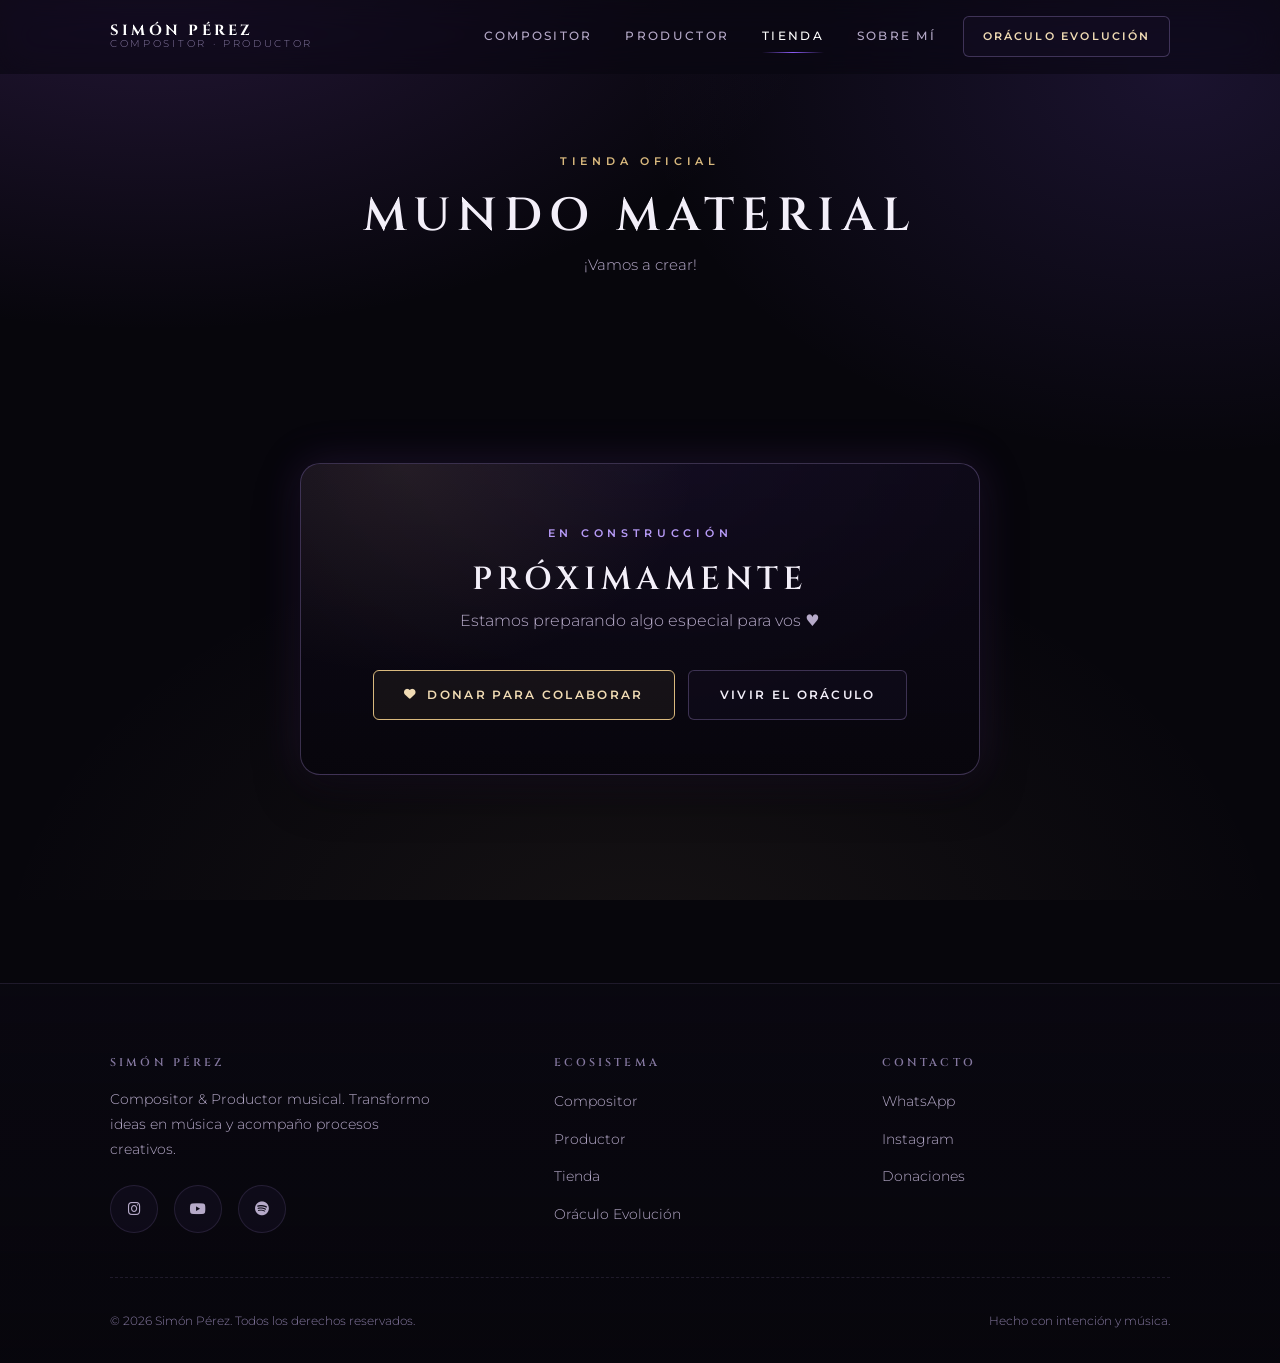
<file: tienda.html>
<!DOCTYPE html>
<html lang="es">
<head>
  <meta charset="UTF-8">
  <meta name="viewport" content="width=device-width, initial-scale=1.0">
  <title>Simón Pérez — Tienda</title>
  <meta name="description" content="Cronología de las creaciones musicales de Simón Pérez: Semillas, Saltar, Evolución, Mudarse y las obras que vienen. El 'para qué' detrás de cada canción.">
  <meta name="theme-color" content="#07060c">

  <link rel="preconnect" href="https://fonts.googleapis.com">
  <link rel="preconnect" href="https://fonts.gstatic.com" crossorigin>
  <link href="https://fonts.googleapis.com/css2?family=Cinzel:wght@400;600;700&family=Cinzel+Decorative:wght@700&family=Montserrat:wght@300;400;500;600;700&display=swap" rel="stylesheet">
  <link rel="stylesheet" href="https://cdn.jsdelivr.net/npm/@fortawesome/fontawesome-free@6.4.0/css/all.min.css">
  <link rel="stylesheet" href="css/estilos.css">
</head>
<body>

  <!-- ======================= CABECERA ======================= -->
  <header class="site-header">
    <div class="contenedor">
      <a class="brand" href="index.html" aria-label="Inicio — Simón Pérez">
        <span class="brand__text">
          <span class="brand__name">Simón Pérez</span>
          <span class="brand__sub">Compositor · Productor</span>
        </span>
      </a>

      <button class="nav-toggle" id="nav-toggle" aria-expanded="false" aria-controls="nav-principal" aria-label="Abrir menú de navegación">
        <span></span><span></span><span></span>
      </button>

      <nav class="nav" id="nav-principal" aria-label="Navegación principal">
        <a class="nav__link" href="compositor.html">Compositor</a>
        <a class="nav__link" href="productor.html">Productor</a>
        <a class="nav__link" href="tienda.html">Tienda</a>
        <a class="nav__link" href="index.html#sobre-mi">Sobre mí</a>
        <a class="nav__cta" href="portal-evolucion.html">Oráculo Evolución</a>
      </nav>
    </div>
  </header>

  <main>
      <section class="seccion seccion--tight" style="padding-top:calc(var(--header-h) + 4.5rem)">
      <div class="contenedor contenedor--mid text-center">
        <span class="eyebrow" data-reveal>Tienda oficial</span>
        <h1 class="section-title" data-reveal style="font-size:clamp(1.9rem,5vw,2.9rem)">Mundo material</h1>
        <p class="section-lead" data-reveal>¡Vamos a crear!</p>
      </div>
    </section>

  <section class="seccion" id="acompanar">
      <div class="contenedor contenedor--narrow text-center">
        <div class="tarjeta-magica" data-reveal>
          <span class="eyebrow" style="color:var(--violet-soft)">En construcción</span>
          <h2 class="section-title" style="font-size:clamp(1.4rem,4vw,2rem)">PRÓXIMAMENTE</h2>
          <p style="color:var(--text-muted);max-width:52ch;margin:0 auto 2.2rem">
          Estamos preparando algo especial para vos ♥
          </p>
          <div class="btn-row">
            <a class="btn btn--gold" data-link="donacion" href="#" target="_blank" rel="noopener">
              <i class="fa-solid fa-heart" aria-hidden="true"></i> Donar para colaborar
            </a>
            <a class="btn btn--ghost" href="portal-evolucion.html">Vivir el Oráculo</a>
          </div>
        </div>
      </div>
    </section>

  </main>

<!-- ======================= PIE ======================= -->
  <footer class="site-footer">
    <div class="contenedor">
      <div class="site-footer__grid">
        <div class="site-footer__brand">
          <h4>Simón Pérez</h4>
          <p>Compositor &amp; Productor musical. Transformo ideas en música y acompaño procesos creativos.</p>
          <div class="social" style="margin-top:1.4rem;justify-content:flex-start">
            <a data-link="instagram" href="#" target="_blank" rel="noopener" aria-label="Instagram"><i class="fa-brands fa-instagram" aria-hidden="true"></i></a>
            <a data-link="youtube" href="#" target="_blank" rel="noopener" aria-label="YouTube"><i class="fa-brands fa-youtube" aria-hidden="true"></i></a>
            <a data-link="spotify" href="#" target="_blank" rel="noopener" aria-label="Spotify"><i class="fa-brands fa-spotify" aria-hidden="true"></i></a>
          </div>
        </div>

        <div>
          <h4>Ecosistema</h4>
          <ul>
            <li><a href="compositor.html">Compositor</a></li>
            <li><a href="productor.html">Productor</a></li>
            <li><a href="tienda.html">Tienda</a></li>
            <li><a href="portal-evolucion.html">Oráculo Evolución</a></li>
          </ul>
        </div>

        <div>
          <h4>Contacto</h4>
          <ul>
            <li><a data-link="whatsapp" data-msg="Hola Simón, escuché tu música y me gustaría hablar." href="#" target="_blank" rel="noopener">WhatsApp</a></li>
            <li><a data-link="instagram" href="#" target="_blank" rel="noopener">Instagram</a></li>
            <li><a data-link="donacion" href="#" target="_blank" rel="noopener">Donaciones</a></li>
          </ul>
        </div>
      </div>

      <div class="site-footer__bottom">
        <span>© <span data-anio></span> Simón Pérez. Todos los derechos reservados.</span>
        <span>Hecho con intención y música.</span>
      </div>
    </div>
  </footer>

  <script src="js/config.js"></script>
  <script src="js/sp-api.js"></script>
  <script src="js/main.js"></script>
</body>
</html>
</file>
<file: css/estilos.css>
/* ==========================================================================
   SIMÓN PÉREZ — SISTEMA DE DISEÑO "EVOLUCIÓN"
   --------------------------------------------------------------------------
   Un único lenguaje visual para todo el ecosistema:
   oscuro, místico, editorial y elegante.

   Este es el ÚNICO archivo de estilos del sitio. Todas las páginas
   (index, compositor, productor, tienda, portal-evolucion, oraculo, auth,
   pago, mi-espacio) lo comparten.

   ÍNDICE
     1.  Tokens de diseño
     2.  Reset y base
     3.  Tipografía
     4.  Layout y contenedores
     5.  Cabecera y navegación
     6.  Botones y píldoras de estado
     7.  Hero
     8.  Utilidades y helpers
     9.  Componentes editoriales (ventanita, tarjeta mágica, capítulos, autor)
     10. Media, audio y galería
     11. Carrusel
     12. Formularios
     13. Avisos (toasts y bloques de mensaje)
     14. Autenticación (ingreso / registro)
     15. Mi Espacio (cuenta del viajero)
     16. Catálogo y compras (tienda, pasarelas, checkout)
     17. Oráculo (pantallas del viaje)
     18. Pie de página
     19. Animaciones
     20. Responsive
     21. Impresión
   ========================================================================== */

/* ==========================================================================
   1. TOKENS DE DISEÑO
   ========================================================================== */
:root {
  /* Paleta base */
  --bg:            #07060c;
  --bg-soft:       #0d0a16;
  --surface:       rgba(22, 17, 35, 0.72);
  --surface-solid: #150f24;
  --surface-hi:    rgba(38, 28, 60, 0.55);
  --line:          rgba(155, 130, 200, 0.16);
  --line-strong:   rgba(155, 130, 200, 0.34);

  /* Violetas (magia) */
  --violet:        #8b5cf6;
  --violet-soft:   #b79bf7;
  --violet-deep:   #5b2d91;
  --violet-ink:    #2a1b40;

  /* Oro (lo sagrado) */
  --gold:          #d9b97e;
  --gold-soft:     #f0dbb4;

  /* Texto */
  --text:          #f3eff9;
  --text-muted:    #b6aac9;
  --text-dim:      #8578a0;
  --white:         #ffffff;

  /* Estados */
  --ok:            #5fd0a0;
  --ok-soft:       rgba(95, 208, 160, 0.42);
  --warn:          #d9b97e;
  --danger:        #ef7a7a;
  --danger-soft:   rgba(239, 122, 122, 0.45);

  /* Tipografía */
  --font-display:  'Cinzel', 'Times New Roman', serif;
  --font-artistic: 'Cinzel Decorative', 'Cinzel', serif;
  --font-body:     'Montserrat', system-ui, -apple-system, 'Segoe UI', sans-serif;

  /* Espaciado */
  --gutter:        clamp(1.25rem, 4vw, 2.5rem);
  --maxw:          1140px;
  --maxw-wide:     1280px;
  --maxw-narrow:   760px;
  --maxw-mid:      920px;

  /* Radios */
  --r-xs: 4px;
  --r-sm: 6px;
  --r-md: 12px;
  --r-lg: 20px;
  --r-pill: 999px;

  /* Sombras */
  --shadow-soft:  0 18px 45px rgba(0, 0, 0, 0.45);
  --shadow-glow:  0 0 32px rgba(139, 92, 246, 0.28);
  --shadow-gold:  0 0 26px rgba(217, 185, 126, 0.22);

  /* Movimiento */
  --ease: cubic-bezier(0.22, 1, 0.36, 1);
  --dur: 0.45s;

  /* Cabecera */
  --header-h: 74px;
}

/* ==========================================================================
   2. RESET Y BASE
   ========================================================================== */
*, *::before, *::after { box-sizing: border-box; }

html {
  scroll-behavior: smooth;
  -webkit-text-size-adjust: 100%;
}

body {
  margin: 0;
  min-height: 100vh;
  font-family: var(--font-body);
  font-weight: 300;
  font-size: 16px;
  line-height: 1.75;
  color: var(--text);
  background-color: var(--bg);
  /* Atmósfera de fondo: dos auras violetas + un halo dorado, sin imágenes externas */
  background-image:
    radial-gradient(1100px 620px at 12% -6%, rgba(107, 63, 160, 0.30), transparent 62%),
    radial-gradient(900px 640px at 92% 8%, rgba(139, 92, 246, 0.15), transparent 60%),
    radial-gradient(1000px 700px at 50% 108%, rgba(217, 185, 126, 0.07), transparent 65%);
  background-attachment: fixed;
  overflow-x: hidden;
  -webkit-font-smoothing: antialiased;
  text-rendering: optimizeLegibility;
  -webkit-tap-highlight-color: rgba(139, 92, 246, 0.25);
}

img, picture, video, iframe { max-width: 100%; display: block; }
/* Una imagen sin archivo no debe dejar el ícono roto ni romper la retícula:
   main.js marca .is-missing y dejamos ver el placeholder del contenedor. */
img.is-missing { display: none; }

a { color: var(--violet-soft); text-decoration: none; }

hr {
  border: 0;
  border-top: 1px dashed var(--line);
  margin: 1.75rem 0;
}

/* El atributo [hidden] debe ganarle a cualquier display de componente
   (antes .revelado lo anulaba y las tarjetas del Oráculo se veían de más). */
[hidden] { display: none !important; }

::selection { background: rgba(139, 92, 246, 0.42); color: #fff; }

:focus-visible {
  outline: 2px solid var(--violet);
  outline-offset: 3px;
  border-radius: 3px;
}

/* Los destinos de ancla no deben quedar tapados por la cabecera fija */
section[id], div[id^="paso-"], [id^="seccion-"] {
  scroll-margin-top: calc(var(--header-h) + 1.5rem);
}

/* Scrollbar de carácter */
::-webkit-scrollbar { width: 11px; height: 11px; }
::-webkit-scrollbar-track { background: #0a0812; }
::-webkit-scrollbar-thumb {
  background: linear-gradient(180deg, var(--violet-deep), var(--violet-ink));
  border-radius: var(--r-pill);
  border: 2px solid #0a0812;
}
::-webkit-scrollbar-thumb:hover { background: var(--violet); }

/* ==========================================================================
   3. TIPOGRAFÍA
   ========================================================================== */
h1, h2, h3, h4, h5, h6 {
  font-family: var(--font-display);
  font-weight: 600;
  line-height: 1.22;
  color: var(--text);
  margin: 0 0 0.6em;
  letter-spacing: 0.02em;
}

p { margin: 0 0 1.1em; }
p:last-child { margin-bottom: 0; }

.titulo-artistico {
  font-family: var(--font-artistic);
  font-weight: 500;
  font-size: 1.50rem;
  color: #ffffff;
  letter-spacing: 0.04em;
  text-shadow: 0 0 14px rgba(139, 92, 246, 0.42);
  display: block;
  margin-top: 8px;  
}

/* Rótulo pequeño en mayúsculas (kicker / eyebrow) */
.eyebrow {
  display: inline-block;
  font-family: var(--font-body);
  font-size: 0.7rem;
  font-weight: 600;
  letter-spacing: 0.42em;
  text-transform: uppercase;
  color: var(--gold);
  margin-bottom: 1rem;
}

.section-title {
  font-size: clamp(1.5rem, 3.6vw, 2.2rem);
  letter-spacing: 0.16em;
  text-transform: uppercase;
  text-align: center;
  margin-bottom: 0.5rem;
}

.section-lead {
  text-align: center;
  color: var(--text-muted);
  max-width: 620px;
  margin: 0 auto 2.5rem;
  font-size: 0.95rem;
}

.text-italic { font-style: italic; font-family: var(--font-display); }
.text-dim { color: var(--text-dim); }
.text-muted { color: var(--text-muted); }
.text-gold { color: var(--gold-soft); }
.text-ok { color: var(--ok); }
.text-danger { color: var(--danger); }

/* ==========================================================================
   4. LAYOUT Y CONTENEDORES
   ========================================================================== */
.contenedor {
  width: 100%;
  max-width: var(--maxw);
  margin: 0 auto;
  padding: 0 var(--gutter);
}
.contenedor--narrow { max-width: var(--maxw-narrow); }
.contenedor--mid { max-width: var(--maxw-mid); }
.contenedor--wide { max-width: var(--maxw-wide); }

.seccion {
  padding: clamp(4rem, 9vw, 7rem) 0;
  position: relative;
}
.seccion--tight { padding: clamp(2.75rem, 6vw, 4.5rem) 0; }
.seccion--flush { padding: 0; }

/* Separador ornamental entre secciones */
.seccion--divided::before {
  content: "";
  position: absolute;
  top: 0; left: 50%;
  transform: translateX(-50%);
  width: min(420px, 70%);
  height: 1px;
  background: linear-gradient(90deg, transparent, var(--line-strong), transparent);
}

/* Panel de superficie reutilizable */
.panel {
  background: var(--surface);
  border: 1px solid var(--line);
  border-radius: var(--r-lg);
  backdrop-filter: blur(14px);
  -webkit-backdrop-filter: blur(14px);
  box-shadow: var(--shadow-soft);
}
.panel--pad { padding: clamp(1.75rem, 4vw, 2.5rem); }

/* ==========================================================================
   5. CABECERA Y NAVEGACIÓN (una sola, para todo el ecosistema)
   ========================================================================== */
.site-header {
  position: fixed;
  inset: 0 0 auto 0;
  z-index: 1000;
  height: var(--header-h);
  display: flex;
  align-items: center;
  background: rgba(9, 7, 15, 0.62);
  backdrop-filter: blur(16px) saturate(140%);
  -webkit-backdrop-filter: blur(16px) saturate(140%);
  border-bottom: 1px solid transparent;
  transition: background var(--dur) var(--ease), border-color var(--dur) var(--ease);
}
.site-header.is-scrolled {
  background: rgba(9, 7, 15, 0.92);
  border-bottom-color: var(--line);
}

.site-header .contenedor {
  display: flex;
  align-items: center;
  justify-content: space-between;
  gap: 1rem;
}

/* Marca */
.brand {
  display: inline-flex;
  align-items: center;
  gap: 0.7rem;
  text-decoration: none;
  flex-shrink: 0;
}
.brand__mark {
  width: 38px; height: 38px;
  display: grid; place-items: center;
  border: 1px solid var(--line-strong);
  border-radius: 50%;
  background: radial-gradient(circle at 30% 25%, rgba(139,92,246,0.35), rgba(21,15,36,0.9));
  font-family: var(--font-display);
  font-size: 0.85rem;
  font-weight: 700;
  color: var(--violet-soft);
  box-shadow: var(--shadow-glow);
}
.brand__text {
  display: flex;
  flex-direction: column;
  line-height: 1.1;
}
.brand__name {
  font-family: var(--font-display);
  font-size: 0.92rem;
  font-weight: 700;
  letter-spacing: 0.22em;
  text-transform: uppercase;
  color: var(--white);
}
.brand__sub {
  font-size: 0.6rem;
  letter-spacing: 0.28em;
  text-transform: uppercase;
  color: var(--text-dim);
}

/* Navegación escritorio */
.nav {
  display: flex;
  align-items: center;
  gap: 0.35rem;
}
.nav__link {
  position: relative;
  padding: 0.5rem 0.85rem;
  font-size: 0.72rem;
  font-weight: 500;
  letter-spacing: 0.2em;
  text-transform: uppercase;
  color: var(--text-muted);
  border-radius: var(--r-sm);
  transition: color var(--dur) var(--ease), background var(--dur) var(--ease);
}
.nav__link:hover { color: var(--white); background: rgba(139, 92, 246, 0.12); }
.nav__link[aria-current="page"] { color: var(--white); }
.nav__link[aria-current="page"]::after {
  content: "";
  position: absolute;
  left: 0.85rem; right: 0.85rem; bottom: 0.12rem;
  height: 1px;
  background: linear-gradient(90deg, transparent, var(--violet), transparent);
}

.nav__cta {
  margin-left: 0.5rem;
  padding: 0.6rem 1.15rem;
  font-size: 0.68rem;
  font-weight: 600;
  letter-spacing: 0.2em;
  text-transform: uppercase;
  color: var(--gold-soft);
  border: 1px solid var(--line-strong);
  border-radius: var(--r-sm);
  background: rgba(21, 15, 36, 0.55);
  transition: all var(--dur) var(--ease);
}
.nav__cta:hover {
  color: #16101f;
  background: var(--gold);
  border-color: var(--gold);
  box-shadow: var(--shadow-gold);
}

/* Botón hamburguesa */
.nav-toggle {
  display: none;
  width: 44px; height: 44px;
  border: 1px solid var(--line);
  border-radius: var(--r-sm);
  background: rgba(21, 15, 36, 0.5);
  cursor: pointer;
  padding: 0;
  place-items: center;
}
.nav-toggle span {
  display: block;
  width: 20px; height: 1.6px;
  background: var(--text);
  margin: 2.6px auto;
  transition: transform var(--dur) var(--ease), opacity var(--dur) var(--ease);
}
.nav-toggle.is-open span:nth-child(1) { transform: translateY(4.2px) rotate(45deg); }
.nav-toggle.is-open span:nth-child(2) { opacity: 0; }
.nav-toggle.is-open span:nth-child(3) { transform: translateY(-4.2px) rotate(-45deg); }

/* ==========================================================================
   6. BOTONES Y PÍLDORAS DE ESTADO
   ========================================================================== */
.btn {
  --btn-bg: transparent;
  --btn-fg: var(--text);
  --btn-bd: var(--line-strong);
  display: inline-flex;
  align-items: center;
  justify-content: center;
  gap: 0.55rem;
  padding: 0.85rem 1.9rem;
  font-family: var(--font-body);
  font-size: 0.72rem;
  font-weight: 600;
  letter-spacing: 0.2em;
  text-transform: uppercase;
  color: var(--btn-fg);
  background: var(--btn-bg);
  border: 1px solid var(--btn-bd);
  border-radius: var(--r-sm);
  cursor: pointer;
  text-align: center;
  transition: transform var(--dur) var(--ease), box-shadow var(--dur) var(--ease),
              background var(--dur) var(--ease), color var(--dur) var(--ease),
              border-color var(--dur) var(--ease);
}
.btn:hover { transform: translateY(-2px); }
.btn:active { transform: translateY(0); }
.btn:disabled, .btn[aria-disabled="true"] { opacity: 0.45; cursor: not-allowed; transform: none; }

.btn--primary {
  --btn-bg: linear-gradient(135deg, var(--violet), var(--violet-deep));
  --btn-bd: var(--violet);
  --btn-fg: #fff;
  box-shadow: 0 10px 26px rgba(91, 45, 145, 0.35);
}
.btn--primary:hover {
  --btn-bg: linear-gradient(135deg, #9d75f8, #6b3fa0);
  box-shadow: 0 14px 34px rgba(139, 92, 246, 0.45);
}

.btn--ghost { --btn-bg: rgba(21, 15, 36, 0.4); }
.btn--ghost:hover {
  --btn-bg: rgba(139, 92, 246, 0.16);
  --btn-bd: var(--violet);
  --btn-fg: #fff;
}

.btn--gold {
  --btn-fg: var(--gold-soft);
  --btn-bd: var(--gold);
  --btn-bg: rgba(217, 185, 126, 0.06);
}
.btn--gold:hover {
  --btn-bg: var(--gold);
  --btn-fg: #1a1226;
  box-shadow: var(--shadow-gold);
}

.btn--quiet {
  --btn-fg: var(--text-muted);
  --btn-bd: var(--line);
  padding: 0.7rem 1.3rem;
}
.btn--quiet:hover { --btn-fg: #fff; --btn-bd: var(--line-strong); }

.btn--block { width: 100%; }
.btn--sm { padding: 0.6rem 1.15rem; font-size: 0.66rem; }
.btn-row {
  display: flex;
  flex-wrap: wrap;
  gap: 0.85rem;
  justify-content: center;
}

/* Píldoras de estado (ACTIVO / PENDIENTE / tipo de pase) */
.pill {
  display: inline-flex;
  align-items: center;
  gap: 0.4rem;
  padding: 0.3rem 0.8rem;
  border-radius: var(--r-pill);
  border: 1px solid var(--line-strong);
  background: rgba(21, 15, 36, 0.6);
  font-size: 0.6rem;
  font-weight: 700;
  letter-spacing: 0.18em;
  text-transform: uppercase;
  color: var(--text-muted);
  white-space: nowrap;
}
.pill i { font-size: 0.7em; }
.pill--ok    { border-color: var(--ok-soft);     color: var(--ok); }
.pill--warn  { border-color: rgba(217,185,126,.5); color: var(--gold-soft); }
.pill--info  { border-color: rgba(139,92,246,.5);  color: var(--violet-soft); }
.pill--muted { color: var(--text-dim); }

/* Enlace de texto discreto */
.link-quiet {
  color: var(--text-muted);
  text-decoration: underline;
  text-underline-offset: 3px;
  transition: color var(--dur) var(--ease);
}
.link-quiet:hover { color: var(--white); }

/* ==========================================================================
   7. HERO
   ========================================================================== */
.hero {
  position: relative;
  min-height: 100svh;
  display: flex;
  align-items: center;
  padding: calc(var(--header-h) + 3rem) 0 4rem;
  overflow: hidden;
}
.hero--compact { min-height: 76svh; }

.hero__aura {
  position: absolute;
  inset: 0;
  pointer-events: none;
  background:
    radial-gradient(620px 620px at 78% 30%, rgba(139, 92, 246, 0.24), transparent 68%),
    radial-gradient(520px 520px at 18% 74%, rgba(217, 185, 126, 0.10), transparent 70%);
}
.hero__inner {
  position: relative;
  display: grid;
  grid-template-columns: 1.05fr 0.95fr;
  gap: clamp(2rem, 5vw, 4.5rem);
  align-items: center;
  width: 100%;
}
.hero__title {
  font-size: clamp(2.1rem, 5.6vw, 3.7rem);
  line-height: 1.1;
  margin-bottom: 0.4em;
}
.hero__title .line-2 {
  display: block;
  font-family: var(--font-artistic);
  color: var(--violet-soft);
  text-shadow: 0 0 34px rgba(139, 92, 246, 0.45);
}
.hero__role {
  font-size: 0.72rem;
  letter-spacing: 0.3em;
  text-transform: uppercase;
  color: var(--text);
  margin-bottom: 1.6rem;
}
.hero__statement {
  font-family: var(--font-display);
  font-size: clamp(1.05rem, 2.3vw, 1.4rem);
  font-weight: 350;
  line-height: 1.6;
  color: var(--gold);
  max-width: 34ch;
  margin-bottom: 2.2rem;
}

/* Retrato / marco místico.
   La imagen y el placeholder se superponen en la misma celda: así el
   retrato cubre todo el marco y el sigilo aparece solo si falta la foto. */
.hero__portrait {
  position: relative;
  justify-self: center;
  width: min(400px, 100%);
  aspect-ratio: 4 / 5;
  border-radius: var(--r-lg);
  overflow: hidden;
  border: 1px solid var(--line-strong);
  box-shadow: var(--shadow-soft), 0 0 60px rgba(107, 63, 160, 0.3);
  background: linear-gradient(150deg, #1a1230, #09060f);
}
.hero__portrait > img {
  position: absolute;
  inset: 0;
  width: 100%; height: 100%;
  object-fit: cover;
}
.hero__portrait-placeholder {
  position: absolute;
  inset: 0;
  display: grid;
  place-content: center;
  text-align: center;
  padding: 2rem;
  color: var(--text-dim);
}
.hero__portrait-placeholder .sigil {
  font-family: var(--font-artistic);
  font-size: 3.2rem;
  color: var(--violet-soft);
  text-shadow: 0 0 30px rgba(139, 92, 246, 0.5);
  display: block;
  margin-bottom: 0.5rem;
}
.hero__portrait-placeholder small {
  font-size: 0.62rem;
  letter-spacing: 0.24em;
  text-transform: uppercase;
}

.hero__scroll {
  position: absolute;
  bottom: 1rem; left: 50%;
  transform: translateX(-50%);
  display: inline-flex;
  flex-direction: column;
  align-items: center;
  gap: 0.5rem;
  font-size: 0.6rem;
  letter-spacing: 0.3em;
  text-transform: uppercase;
  color: var(--text-dim);
}
.hero__scroll::after {
  content: "";
  width: 1px; height: 42px;
  background: linear-gradient(180deg, var(--violet), transparent);
  animation: scrollPulse 2.2s var(--ease) infinite;
}

/* Sigilo reutilizable (pasos del Oráculo) */
.sigil {
  font-family: var(--font-artistic);
  color: var(--violet-soft);
  text-shadow: 0 0 30px rgba(139, 92, 246, 0.5);
}

/* ==========================================================================
   8. UTILIDADES
   ========================================================================== */
.stack-sm > * + * { margin-top: 0.75rem; }
.stack > * + * { margin-top: 1.5rem; }
.stack-lg > * + * { margin-top: 2.5rem; }

.grid-2 { display: grid; grid-template-columns: repeat(2, 1fr); gap: 1.6rem; }
.grid-3 { display: grid; grid-template-columns: repeat(3, 1fr); gap: 1.6rem; }
.grid-auto { display: grid; grid-template-columns: repeat(auto-fit, minmax(260px, 1fr)); gap: 1.6rem; }
/* Dos columnas que colapsan: ideal para campos de formulario y bloques de texto */
.grid-pair { display: grid; grid-template-columns: repeat(2, minmax(0, 1fr)); gap: 0 1rem; }

.text-center { text-align: center; }
.text-left { text-align: left; }
.justify-center { justify-content: center; }
.mt-0 { margin-top: 0 !important; }
.mb-0 { margin-bottom: 0 !important; }
.mb-1 { margin-bottom: 1rem; }
.mb-2 { margin-bottom: 2rem; }
.mb-3 { margin-bottom: 3rem; }
.hidden { display: none !important; }
.visually-hidden {
  position: absolute !important;
  width: 1px; height: 1px;
  padding: 0; margin: -1px;
  overflow: hidden; clip: rect(0 0 0 0);
  white-space: nowrap; border: 0;
}
/* Separador con una palabra central */
.divisor {
  display: flex;
  align-items: center;
  gap: 1rem;
  margin: 1.75rem 0;
  font-size: 0.62rem;
  letter-spacing: 0.3em;
  text-transform: uppercase;
  color: var(--text-dim);
}
.divisor::before, .divisor::after {
  content: "";
  flex: 1;
  height: 1px;
  background: linear-gradient(90deg, transparent, var(--line-strong), transparent);
}

/* ==========================================================================
   9. COMPONENTES EDITORIALES
   ========================================================================== */
/* Ventanita de servicios */
.ventanita {
  position: relative;
  display: flex;
  flex-direction: column;
  gap: 0.75rem;
  padding: 2rem 1.75rem;
  background: var(--surface);
  border: 1px solid var(--line);
  border-radius: var(--r-md);
  backdrop-filter: blur(12px);
  -webkit-backdrop-filter: blur(12px);
  transition: transform var(--dur) var(--ease), border-color var(--dur) var(--ease),
              box-shadow var(--dur) var(--ease), background var(--dur) var(--ease);
  overflow: hidden;
}
.ventanita::before {
  content: "";
  position: absolute;
  inset: 0 0 auto 0;
  height: 2px;
  background: linear-gradient(90deg, transparent, var(--violet), transparent);
  opacity: 0;
  transition: opacity var(--dur) var(--ease);
}
.ventanita:hover {
  transform: translateY(-6px);
  border-color: var(--line-strong);
  box-shadow: var(--shadow-glow);
  background: var(--surface-hi);
}
.ventanita:hover::before { opacity: 1; }
.ventanita__icon {
  font-size: 1.5rem;
  color: var(--gold);
  margin-bottom: 0.25rem;
}
.ventanita h3, .ventanita h4 {
  font-size: 1.05rem;
  letter-spacing: 0.14em;
  text-transform: uppercase;
  margin-bottom: 0.2rem;
}
.ventanita p {
  color: var(--text-muted);
  font-size: 0.92rem;
  flex-grow: 1;
  margin-bottom: 1.2rem;
}
.ventanita .btn { align-self: flex-start; }

/* Tarjeta mágica destacada (Oráculo) */
.tarjeta-magica {
  position: relative;
  padding: clamp(2rem, 5vw, 3.4rem);
  border-radius: var(--r-lg);
  border: 1px solid var(--line-strong);
  background:
    linear-gradient(rgba(15, 10, 25, 0.86), rgba(8, 6, 13, 0.95)),
    radial-gradient(600px 400px at 50% 0%, rgba(139, 92, 246, 0.3), transparent 70%);
  box-shadow: var(--shadow-soft), 0 0 44px rgba(107, 63, 160, 0.24);
  overflow: hidden;
  text-align: center;
}
.tarjeta-magica::before {
  content: "";
  position: absolute;
  inset: 0;
  background:
    radial-gradient(420px 300px at 15% 0%, rgba(217, 185, 126, 0.10), transparent 70%);
  pointer-events: none;
}
.tarjeta-magica > * { position: relative; }
.tarjeta-magica--tight { max-width: 560px; margin: 0 auto; }

/* Capítulo editorial (Compositor) */
.capitulo {
  display: grid;
  grid-template-columns: 1fr 1fr;
  gap: clamp(1.75rem, 4vw, 3.5rem);
  align-items: center;
  padding-bottom: clamp(3rem, 7vw, 5rem);
  margin-bottom: clamp(3rem, 7vw, 5rem);
  border-bottom: 1px dashed var(--line);
}
.capitulo:last-child { border-bottom: 0; margin-bottom: 0; padding-bottom: 0; }
.capitulo--reverse .capitulo__media { order: 2; }
.capitulo--reverse .capitulo__body { order: 1; }

.capitulo__media {
  position: relative;
  aspect-ratio: 16 / 9;
  border-radius: var(--r-md);
  overflow: hidden;
  border: 1px solid var(--line);
  box-shadow: var(--shadow-soft);
  background: #05040a;
}
.capitulo__media iframe {
  position: absolute;
  inset: 0;
  width: 100%; height: 100%;
  border: 0;
}
.capitulo__placeholder {
  position: absolute;
  inset: 0;
  display: grid;
  place-items: center;
  text-align: center;
  padding: 1.5rem;
  border: 2px dashed var(--line-strong);
  border-radius: var(--r-md);
  background: rgba(139, 92, 246, 0.05);
  color: var(--text-dim);
  font-size: 0.72rem;
  letter-spacing: 0.16em;
  text-transform: uppercase;
}
.capitulo__body { border-left: 1px dashed var(--line-strong); padding-left: clamp(1.25rem, 3vw, 2.5rem); }

.meta-etapa {
  font-size: 0.66rem;
  letter-spacing: 0.3em;
  text-transform: uppercase;
  color: var(--gold);
  margin-bottom: 0.4rem;
}
.capitulo__titulo {
  font-size: clamp(1.5rem, 3.4vw, 2.05rem);
  margin-bottom: 0.85rem;
}
.frase-lirica {
  font-family: var(--font-display);
  font-style: italic;
  font-size: 0.98rem;
  color: var(--violet-soft);
  line-height: 1.7;
  padding: 1.1rem 1.25rem;
  margin: 0 0 1.25rem;
  background: rgba(139, 92, 246, 0.07);
  border-left: 3px solid var(--violet);
  border-radius: var(--r-sm);
}
.prosa { color: var(--text-muted); font-size: 0.95rem; }

/* Bloque de intro de autor */
.intro-autor {
  display: flex;
  align-items: center;
  gap: 1.4rem;
  padding: 1.4rem;
  margin-bottom: 3rem;
  border: 1px solid var(--line);
  border-radius: var(--r-md);
  background: var(--surface);
  backdrop-filter: blur(12px);
  -webkit-backdrop-filter: blur(12px);
}
.intro-autor__foto {
  position: relative;
  flex-shrink: 0;
  width: 84px; height: 84px;
  border-radius: 50%;
  overflow: hidden;
  border: 2px solid var(--violet-deep);
  box-shadow: var(--shadow-glow);
  display: grid;
  place-items: center;
  background: linear-gradient(150deg, #1a1230, #09060f);
  font-family: var(--font-artistic);
  color: var(--violet-soft);
  font-size: 1.6rem;
}
.intro-autor__foto > img {
  position: absolute;
  inset: 0;
  width: 100%; height: 100%;
  object-fit: cover;
}
.intro-autor p { margin: 0; font-size: 0.92rem; color: var(--text-muted); text-align: left; }
.intro-autor strong { color: var(--text); }

/* ==========================================================================
   10. MEDIA, AUDIO Y GALERÍA
   ========================================================================== */
.media-frame {
  position: relative;
  aspect-ratio: 16 / 9;
  border-radius: var(--r-md);
  overflow: hidden;
  border: 1px solid var(--line);
  box-shadow: var(--shadow-soft), 0 0 40px rgba(107, 63, 160, 0.18);
  background: #05040a;
}
.media-frame iframe {
  position: absolute; inset: 0;
  width: 100%; height: 100%; border: 0;
}

.bloque-instrumento {
  padding: clamp(1.5rem, 3vw, 2.25rem);
  margin-bottom: 2rem;
  border: 1px solid var(--line);
  border-left: 3px solid var(--violet-deep);
  border-radius: var(--r-md);
  background: var(--surface);
  backdrop-filter: blur(12px);
  -webkit-backdrop-filter: blur(12px);
}
.bloque-instrumento__titulo {
  font-size: 1.15rem;
  letter-spacing: 0.08em;
  margin-bottom: 0.15rem;
}
.bloque-instrumento__sub {
  font-size: 0.66rem;
  letter-spacing: 0.24em;
  text-transform: uppercase;
  color: var(--text-dim);
  margin-bottom: 1.25rem;
}
.bloque-instrumento__desc { color: var(--text-muted); font-size: 0.92rem; margin-bottom: 1.5rem; }

.audio-list { display: flex; flex-direction: column; gap: 0.9rem; }
.audio-item {
  display: flex;
  align-items: center;
  justify-content: space-between;
  gap: 1.25rem;
  flex-wrap: wrap;
  padding: 0.9rem 1.15rem;
  border-radius: var(--r-sm);
  background: rgba(139, 92, 246, 0.06);
  border: 1px solid var(--line);
}
/* Variante sin caja (cuando el audio-item solo agrupa un comparador) */
.audio-item--bare {
  display: block;
  padding: 0;
  border: 0;
  background: transparent;
}
.audio-item__label {
  font-size: 0.82rem;
  font-weight: 500;
  letter-spacing: 0.04em;
  color: var(--text);
  flex: 1 1 200px;
}
audio {
  width: min(320px, 100%);
  height: 38px;
  filter: invert(0.92) hue-rotate(210deg) saturate(1.1);
  border-radius: var(--r-pill);
  opacity: 0.85;
  transition: opacity var(--dur) var(--ease);
}
audio:hover { opacity: 1; }

/* Comparador Antes / Después */
.comparador {
  display: grid;
  grid-template-columns: 1fr 1fr;
  gap: 1.25rem;
  margin-top: 1.25rem;
}
.comparador__bloque {
  padding: 1.1rem;
  border-radius: var(--r-sm);
  border: 1px solid var(--line);
  background: rgba(255, 255, 255, 0.02);
  text-align: center;
}
.comparador__bloque--final {
  border-color: var(--violet-deep);
  background: rgba(139, 92, 246, 0.08);
}
.comparador__bloque p {
  font-size: 0.68rem;
  font-weight: 600;
  letter-spacing: 0.16em;
  text-transform: uppercase;
  margin-bottom: 0.75rem;
}
.comparador__bloque--final p { color: var(--violet-soft); }
.comparador__bloque audio { width: 100%; }

/* Galería deslizable (riel con scroll-snap) */
.galeria {
  position: relative;
  max-width: 420px;
  margin: 0 auto;
  aspect-ratio: 1 / 1;
  border-radius: var(--r-md);
  overflow: hidden;
  border: 1px solid var(--line);
  box-shadow: var(--shadow-soft);
}
.galeria__riel {
  display: flex;
  width: 100%; height: 100%;
  overflow-x: auto;
  scroll-snap-type: x mandatory;
  scrollbar-width: none;
}
.galeria__riel::-webkit-scrollbar { display: none; }
.galeria__item {
  flex: 0 0 100%;
  height: 100%;
  scroll-snap-align: start;
  display: grid;
  place-items: center;
  background: linear-gradient(150deg, #1a1230, #09060f);
  color: var(--violet-soft);
}
.galeria__item img { width: 100%; height: 100%; object-fit: cover; }
.galeria__nav {
  position: absolute;
  top: 50%;
  transform: translateY(-50%);
  padding: 0.4rem 0.7rem;
}
.galeria__nav--prev { left: 0.7rem; }
.galeria__nav--next { right: 0.7rem; }

/* ==========================================================================
   11. CARRUSEL
   ========================================================================== */
.carrusel {
  position: relative;
  overflow: hidden;
  border-radius: var(--r-md);
  border: 1px solid var(--line);
  background: rgba(255, 255, 255, 0.015);
}
.carrusel__riel {
  display: flex;
  transition: transform 0.6s var(--ease);
}
.carrusel__item {
  flex: 0 0 100%;
  min-width: 100%;
  padding: clamp(1.75rem, 4vw, 2.75rem);
  text-align: center;
}
.carrusel__quote {
  font-family: var(--font-display);
  font-style: italic;
  font-size: clamp(1rem, 2.2vw, 1.2rem);
  line-height: 1.7;
  color: var(--text);
  margin-bottom: 1.25rem;
}
.carrusel__author {
  font-size: 0.7rem;
  letter-spacing: 0.24em;
  text-transform: uppercase;
  color: var(--violet-soft);
}
.carrusel__dots {
  display: flex;
  gap: 0.5rem;
  justify-content: center;
  margin-top: 1.25rem;
}
.carrusel__dot {
  width: 7px; height: 7px;
  border-radius: 50%;
  border: 0;
  padding: 0;
  background: rgba(155, 130, 200, 0.3);
  cursor: pointer;
  transition: background var(--dur) var(--ease), transform var(--dur) var(--ease);
}
.carrusel__dot.is-active { background: var(--violet); transform: scale(1.3); }

/* ==========================================================================
   12. FORMULARIOS
   ========================================================================== */
.field { margin-bottom: 1.05rem; }
.field label, .label-block {
  display: block;
  font-size: 0.68rem;
  font-weight: 600;
  letter-spacing: 0.2em;
  text-transform: uppercase;
  color: var(--text-dim);
  margin-bottom: 0.5rem;
}
.control {
  width: 100%;
  padding: 0.9rem 1.05rem;
  font-family: var(--font-body);
  font-size: 0.95rem;
  font-weight: 300;
  color: var(--text);
  background: rgba(6, 5, 11, 0.72);
  border: 1px solid var(--line);
  border-radius: var(--r-sm);
  transition: border-color var(--dur) var(--ease), box-shadow var(--dur) var(--ease),
              background var(--dur) var(--ease);
}
.control::placeholder { color: #6b6083; }
.control:focus {
  outline: none;
  border-color: var(--violet);
  background: rgba(6, 5, 11, 0.9);
  box-shadow: 0 0 0 3px rgba(139, 92, 246, 0.18);
}
.control:disabled { opacity: 0.6; cursor: not-allowed; }
textarea.control { resize: vertical; min-height: 128px; line-height: 1.7; }

/* El autocompletado del navegador pinta los campos de blanco:
   esto lo devuelve al tema oscuro. */
.control:-webkit-autofill,
.control:-webkit-autofill:hover,
.control:-webkit-autofill:focus {
  -webkit-text-fill-color: var(--text);
  -webkit-box-shadow: 0 0 0 1000px #0b0814 inset;
  box-shadow: 0 0 0 1000px #0b0814 inset;
  border-color: var(--line-strong);
  transition: background-color 9999s ease-in-out 0s;
}

/* Selectores del navegador en tema oscuro */
select.control {
  appearance: none;
  -webkit-appearance: none;
  padding-right: 2.6rem;
  background-image: url("data:image/svg+xml;charset=utf-8,%3Csvg xmlns='http://www.w3.org/2000/svg' viewBox='0 0 12 8'%3E%3Cpath d='M1 1l5 5 5-5' fill='none' stroke='%238d81a6' stroke-width='1.6'/%3E%3C/svg%3E");
  background-repeat: no-repeat;
  background-position: right 1rem center;
  background-size: 0.7rem;
}
select.control option { background: #0b0814; color: var(--text); }

.control--code {
  font-family: var(--font-display);
  font-size: 1.05rem;
  letter-spacing: 0.22em;
  text-transform: uppercase;
  text-align: center;
}
.control--num {
  font-family: var(--font-display);
  font-size: 1.9rem;
  text-align: center;
  letter-spacing: 0.08em;
  width: min(170px, 100%);
  margin: 0 auto;
  display: block;
}
/* Quita las flechas nativas del input numérico */
.control--num::-webkit-outer-spin-button,
.control--num::-webkit-inner-spin-button { -webkit-appearance: none; margin: 0; }
.control--num { -moz-appearance: textfield; appearance: textfield; }

.field-hint { font-size: 0.76rem; color: var(--text-dim); line-height: 1.5; margin-top: 0.5rem; }
.field-error { color: var(--danger); font-size: 0.8rem; margin-top: 0.4rem; min-height: 1.1em; }

/* Campo de contraseña con botón para mostrarla */
.field-password { position: relative; }
.field-password .control { padding-right: 3.2rem; }
.field-password__toggle {
  position: absolute;
  right: 0.35rem;
  top: 50%;
  transform: translateY(-50%);
  width: 38px; height: 38px;
  display: grid;
  place-items: center;
  border: 0;
  border-radius: var(--r-sm);
  background: transparent;
  color: var(--text-dim);
  cursor: pointer;
  transition: color var(--dur) var(--ease), background var(--dur) var(--ease);
}
.field-password__toggle:hover { color: var(--violet-soft); background: rgba(139, 92, 246, 0.14); }

/* Línea de casilla + texto (recordarme, aceptación de términos) */
.check-line {
  display: flex;
  align-items: flex-start;
  gap: 0.7rem;
  font-size: 0.85rem;
  line-height: 1.6;
  color: var(--text-muted);
  cursor: pointer;
}
.check-line input[type="checkbox"] {
  flex-shrink: 0;
  width: 1.05rem; height: 1.05rem;
  margin: 0.28rem 0 0;
  accent-color: var(--violet);
  cursor: pointer;
}
.check-line a { text-decoration: underline; text-underline-offset: 3px; }

/* Medidor de fuerza de contraseña */
.pass-meter { display: flex; gap: 0.35rem; margin-top: 0.6rem; }
.pass-meter__bar {
  flex: 1;
  height: 3px;
  border-radius: var(--r-pill);
  background: var(--line);
  transition: background var(--dur) var(--ease);
}
.pass-meter__bar.is-on { background: var(--violet); }
.pass-meter__bar.is-weak { background: var(--danger); }
.pass-meter__bar.is-mid { background: var(--gold); }
.pass-meter__bar.is-strong { background: var(--ok); }

/* Selector tipo tarjeta (elementos / tiempos) */
.choice-grid {
  display: grid;
  grid-template-columns: repeat(auto-fit, minmax(160px, 1fr));
  gap: 0.85rem;
  margin-bottom: 0.5rem;
}
.choice {
  padding: 0.95rem 0.75rem;
  font-family: var(--font-body);
  font-size: 0.7rem;
  font-weight: 600;
  letter-spacing: 0.14em;
  text-transform: uppercase;
  color: var(--text-muted);
  background: rgba(21, 15, 36, 0.5);
  border: 1px solid var(--line);
  border-radius: var(--r-sm);
  cursor: pointer;
  transition: all var(--dur) var(--ease);
}
.choice:hover {
  color: #fff;
  border-color: var(--violet);
  background: rgba(139, 92, 246, 0.14);
  transform: translateY(-2px);
}
.choice.is-chosen {
  color: #fff;
  border-color: var(--violet);
  background: linear-gradient(135deg, rgba(139, 92, 246, 0.35), rgba(91, 45, 145, 0.25));
  box-shadow: var(--shadow-glow);
}
.choice.is-locked {
  opacity: 0.25;
  pointer-events: none;
}

/* ==========================================================================
   13. AVISOS (TOASTS Y BLOQUES DE MENSAJE)
   ========================================================================== */
.toast-stack {
  position: fixed;
  bottom: 1.4rem;
  left: 50%;
  transform: translateX(-50%);
  z-index: 4000;
  display: flex;
  flex-direction: column;
  gap: 0.65rem;
  width: min(440px, calc(100vw - 2rem));
  pointer-events: none;
}
.toast {
  pointer-events: auto;
  padding: 0.95rem 1.15rem;
  border-radius: var(--r-md);
  border: 1px solid var(--line-strong);
  background: rgba(18, 13, 30, 0.96);
  backdrop-filter: blur(14px);
  -webkit-backdrop-filter: blur(14px);
  box-shadow: var(--shadow-soft);
  font-size: 0.88rem;
  color: var(--text);
  display: flex;
  gap: 0.75rem;
  align-items: flex-start;
  animation: toastIn 0.4s var(--ease) both;
}
.toast__ico { flex-shrink: 0; font-size: 1rem; line-height: 1.5; }
.toast--ok { border-color: var(--ok-soft); }
.toast--ok .toast__ico { color: var(--ok); }
.toast--err { border-color: var(--danger-soft); }
.toast--err .toast__ico { color: var(--danger); }
.toast--info .toast__ico { color: var(--violet-soft); }
.toast.is-leaving { animation: toastOut 0.35s var(--ease) both; }

/* Bloque de aviso dentro del contenido (más visible que un toast) */
.aviso {
  display: flex;
  gap: 1rem;
  align-items: flex-start;
  padding: 1.25rem 1.4rem;
  border-radius: var(--r-md);
  border: 1px solid var(--line-strong);
  background: rgba(21, 15, 36, 0.62);
  backdrop-filter: blur(12px);
  -webkit-backdrop-filter: blur(12px);
  font-size: 0.92rem;
  color: var(--text-muted);
  text-align: left;
}
.aviso > i { font-size: 1.15rem; margin-top: 0.2rem; color: var(--violet-soft); flex-shrink: 0; }
.aviso__body { flex: 1; min-width: 0; }
.aviso__body p:last-child { margin-bottom: 0; }
.aviso strong { color: var(--text); }
.aviso--ok { border-color: var(--ok-soft); background: rgba(95, 208, 160, 0.07); }
.aviso--ok > i { color: var(--ok); }
.aviso--warn { border-color: rgba(217, 185, 126, 0.45); background: rgba(217, 185, 126, 0.07); }
.aviso--warn > i { color: var(--gold); }
.aviso--err { border-color: var(--danger-soft); background: rgba(239, 122, 122, 0.07); }
.aviso--err > i { color: var(--danger); }
.aviso .btn { margin-top: 1rem; }

/* ==========================================================================
   14. AUTENTICACIÓN (INGRESO / REGISTRO)
   ========================================================================== */
.auth-container {
  max-width: 480px;
  margin: 0 auto;
  padding: calc(var(--header-h) + 3rem) var(--gutter) 4rem;
}
/* Dos columnas en escritorio: invitación a un lado, formulario al otro */
.auth-container--wide {
  max-width: var(--maxw-mid);
  display: grid;
  grid-template-columns: minmax(0, 0.92fr) minmax(0, 1.08fr);
  gap: clamp(2rem, 5vw, 3.75rem);
  align-items: start;
}

.auth-header {
  text-align: center;
  margin-bottom: 2.5rem;
}
.auth-header h1 {
  font-size: clamp(1.6rem, 4vw, 2.2rem);
  letter-spacing: 0.18em;
  text-transform: uppercase;
  margin-bottom: 0.4rem;
}
.auth-header .subtitle {
  color: var(--text-muted);
  font-size: 0.92rem;
  margin-bottom: 0;
}

/* Panel lateral de confianza (solo escritorio) */
.auth-aside { text-align: center; }
.auth-seal {
  width: 96px; height: 96px;
  margin: 0 auto 1.75rem;
  display: grid;
  place-items: center;
  border-radius: 50%;
  border: 1px solid var(--line-strong);
  background: radial-gradient(circle at 32% 26%, rgba(139,92,246,0.36), rgba(12,9,20,0.92));
  box-shadow: var(--shadow-glow), inset 0 0 24px rgba(139, 92, 246, 0.18);
  font-family: var(--font-artistic);
  font-size: 2.1rem;
  color: var(--violet-soft);
  animation: sealBreathe 6.5s ease-in-out infinite;
}
.auth-aside h2 {
  font-size: clamp(1.2rem, 3vw, 1.5rem);
  letter-spacing: 0.1em;
  margin-bottom: 0.6rem;
}
.auth-aside > p {
  color: var(--text-muted);
  font-size: 0.92rem;
  margin-bottom: 1.75rem;
}
.auth-benefits {
  list-style: none;
  padding: 0;
  margin: 0 0 1.75rem;
  display: flex;
  flex-direction: column;
  gap: 0.85rem;
  text-align: left;
}
.auth-benefits li {
  display: flex;
  gap: 0.85rem;
  align-items: flex-start;
  font-size: 0.88rem;
  color: var(--text-muted);
}
.auth-benefits i {
  flex-shrink: 0;
  margin-top: 0.4rem;
  font-size: 0.7rem;
  color: var(--gold);
}
.auth-benefits strong { color: var(--text); }

/* Nota de confianza al pie del formulario */
.auth-trust {
  display: flex;
  gap: 0.6rem;
  align-items: flex-start;
  margin-top: 1.5rem;
  padding-top: 1.25rem;
  border-top: 1px dashed var(--line);
  font-size: 0.78rem;
  line-height: 1.6;
  color: var(--text-dim);
}
.auth-trust i { color: var(--violet-soft); margin-top: 0.25rem; }

.auth-tabs {
  display: flex;
  gap: 0;
  margin-bottom: 1.75rem;
  border-bottom: 1px solid var(--line);
}
.auth-tab {
  flex: 1;
  padding: 0.85rem 1rem;
  background: transparent;
  border: 0;
  border-bottom: 2px solid transparent;
  font-family: var(--font-body);
  font-size: 0.72rem;
  font-weight: 600;
  letter-spacing: 0.22em;
  text-transform: uppercase;
  color: var(--text-dim);
  cursor: pointer;
  transition: color var(--dur) var(--ease), border-color var(--dur) var(--ease);
}
.auth-tab:hover { color: var(--text); }
.auth-tab.is-active {
  color: var(--violet-soft);
  border-bottom-color: var(--violet);
}
.auth-form { display: none; }
.auth-form.is-active { display: block; animation: screenIn 0.5s var(--ease) both; }
.auth-form .panel { padding: clamp(1.75rem, 4vw, 2.5rem); }
.auth-form .btn { margin-top: 0.5rem; }

/* Fila de enlaces auxiliares dentro del formulario */
.auth-links {
  display: flex;
  justify-content: space-between;
  align-items: center;
  gap: 1rem;
  flex-wrap: wrap;
  margin: 0.35rem 0 0.5rem;
  font-size: 0.82rem;
}

.auth-footer {
  text-align: center;
  margin-top: 1.75rem;
  font-size: 0.82rem;
  color: var(--text-dim);
}
.auth-footer a { color: var(--violet-soft); }
.auth-footer a:hover { color: var(--white); }

/* ==========================================================================
   15. MI ESPACIO (CUENTA DEL VIAJERO)
   ========================================================================== */
.cuenta-barra {
  display: flex;
  flex-wrap: wrap;
  gap: 1rem 1.5rem;
  align-items: center;
  justify-content: space-between;
  margin-bottom: 2.5rem;
}
.cuenta-barra__meta {
  display: flex;
  flex-wrap: wrap;
  gap: 0.6rem;
  align-items: center;
}

/* Tarjeta de acceso / experiencia */
.acceso {
  position: relative;
  display: flex;
  gap: 1.35rem;
  align-items: flex-start;
  padding: 1.6rem 1.7rem;
  border: 1px solid var(--line);
  border-radius: var(--r-md);
  background: var(--surface);
  backdrop-filter: blur(12px);
  -webkit-backdrop-filter: blur(12px);
  overflow: hidden;
  transition: transform var(--dur) var(--ease), border-color var(--dur) var(--ease),
              box-shadow var(--dur) var(--ease);
}
.acceso::before {
  content: "";
  position: absolute;
  inset: 0 0 auto 0;
  height: 2px;
  background: linear-gradient(90deg, transparent, var(--violet), transparent);
  opacity: 0;
  transition: opacity var(--dur) var(--ease);
}
.acceso:hover {
  transform: translateY(-4px);
  border-color: var(--line-strong);
  box-shadow: var(--shadow-glow);
}
.acceso:hover::before { opacity: 1; }
.acceso--activo { border-color: var(--line-strong); }
.acceso--bloqueado { opacity: 0.66; }
.acceso--bloqueado:hover { opacity: 1; }

.acceso__ico {
  flex-shrink: 0;
  width: 46px; height: 46px;
  display: grid;
  place-items: center;
  border-radius: 50%;
  border: 1px solid var(--line-strong);
  background: rgba(6, 5, 11, 0.6);
  font-size: 1.1rem;
  color: var(--text-dim);
}
.acceso--activo .acceso__ico {
  color: var(--ok);
  border-color: var(--ok-soft);
  box-shadow: 0 0 18px rgba(95, 208, 160, 0.18);
}
.acceso__body { flex: 1; min-width: 0; }
.acceso__titulo {
  font-size: 1.05rem;
  letter-spacing: 0.06em;
  margin-bottom: 0.35rem;
}
.acceso__desc {
  color: var(--text-muted);
  font-size: 0.9rem;
  margin-bottom: 1.1rem;
}
.acceso__etiquetas {
  display: flex;
  flex-wrap: wrap;
  gap: 0.5rem;
  margin-bottom: 1rem;
}

/* ==========================================================================
   16. CATÁLOGO Y COMPRAS
   ========================================================================== */
/* --- Producto físico (tienda) --- */
.producto {
  display: flex;
  flex-direction: column;
  background: var(--surface);
  border: 1px solid var(--line);
  border-radius: var(--r-md);
  overflow: hidden;
  backdrop-filter: blur(12px);
  -webkit-backdrop-filter: blur(12px);
  transition: transform var(--dur) var(--ease), border-color var(--dur) var(--ease),
              box-shadow var(--dur) var(--ease);
}
.producto:hover {
  transform: translateY(-6px);
  border-color: var(--line-strong);
  box-shadow: var(--shadow-glow);
}
.producto__foto {
  position: relative;
  aspect-ratio: 4 / 3;
  display: grid;
  place-items: center;
  background: linear-gradient(150deg, #1c1433, #0a0713);
  border-bottom: 1px solid var(--line);
  overflow: hidden;
  color: var(--violet-soft);
}
.producto__foto img { position: absolute; inset: 0; width: 100%; height: 100%; object-fit: cover; }
.producto__foto span {
  font-family: var(--font-artistic);
  font-size: 2.4rem;
  text-shadow: 0 0 24px rgba(139, 92, 246, 0.4);
}
.producto__info { padding: 1.5rem; display: flex; flex-direction: column; flex-grow: 1; }
.producto__titulo { font-size: 1.1rem; letter-spacing: 0.06em; margin-bottom: 0.5rem; }
.producto__desc { color: var(--text-muted); font-size: 0.9rem; flex-grow: 1; margin-bottom: 1.35rem; }
.producto__pie {
  display: flex;
  align-items: center;
  justify-content: space-between;
  gap: 1rem;
  padding-top: 1.1rem;
  border-top: 1px solid var(--line);
  flex-wrap: wrap;
}
.producto__precio {
  font-family: var(--font-display);
  font-size: 1.1rem;
  font-weight: 700;
  color: var(--gold-soft);
}

/* --- Ítem de catálogo (pases, cursos, experiencias digitales) --- */
.item-card {
  position: relative;
  display: flex;
  flex-direction: column;
  background: var(--surface);
  border: 1px solid var(--line);
  border-radius: var(--r-md);
  overflow: hidden;
  backdrop-filter: blur(12px);
  -webkit-backdrop-filter: blur(12px);
  transition: transform var(--dur) var(--ease), border-color var(--dur) var(--ease),
              box-shadow var(--dur) var(--ease);
}
.item-card:hover {
  transform: translateY(-6px);
  border-color: var(--line-strong);
  box-shadow: var(--shadow-glow);
}
.item-card--featured {
  border-color: var(--violet);
  background: linear-gradient(180deg, rgba(139, 92, 246, 0.14), rgba(21, 15, 36, 0.72));
  box-shadow: var(--shadow-glow);
}
.item-card__media {
  position: relative;
  aspect-ratio: 16 / 10;
  display: grid;
  place-items: center;
  background: linear-gradient(150deg, #1c1433, #0a0713);
  border-bottom: 1px solid var(--line);
  color: var(--violet-soft);
  font-size: 2.2rem;
  overflow: hidden;
}
.item-card__media img { position: absolute; inset: 0; width: 100%; height: 100%; object-fit: cover; }
.item-card__tag { position: absolute; top: 0.9rem; left: 0.9rem; z-index: 1; }
.item-card__body { padding: 1.5rem; display: flex; flex-direction: column; flex-grow: 1; }
.item-card__tipo {
  font-size: 0.6rem;
  font-weight: 700;
  letter-spacing: 0.24em;
  text-transform: uppercase;
  color: var(--gold);
  margin-bottom: 0.5rem;
}
.item-card__titulo { font-size: 1.15rem; letter-spacing: 0.05em; margin-bottom: 0.5rem; }
.item-card__desc { color: var(--text-muted); font-size: 0.9rem; margin-bottom: 1.1rem; }
.item-card__lista {
  list-style: none;
  padding: 0;
  margin: 0 0 1.35rem;
  display: flex;
  flex-direction: column;
  gap: 0.45rem;
  font-size: 0.85rem;
  color: var(--text-muted);
  flex-grow: 1;
}
.item-card__lista li { display: flex; gap: 0.6rem; align-items: flex-start; }
.item-card__lista i { color: var(--violet-soft); font-size: 0.7rem; margin-top: 0.42rem; }
.item-card__pie {
  display: flex;
  align-items: center;
  justify-content: space-between;
  gap: 1rem;
  padding-top: 1.1rem;
  border-top: 1px solid var(--line);
  flex-wrap: wrap;
}
.item-card__precio {
  font-family: var(--font-display);
  font-size: 1.35rem;
  font-weight: 700;
  line-height: 1.15;
  color: var(--gold-soft);
}
.item-card__precio small {
  display: block;
  font-family: var(--font-body);
  font-size: 0.58rem;
  font-weight: 600;
  letter-spacing: 0.2em;
  text-transform: uppercase;
  color: var(--text-dim);
}

/* --- Pasarelas / opciones de acceso (Portal) --- */
.pasarela {
  display: flex;
  flex-direction: column;
  padding: 1.85rem 1.6rem;
  border: 1px solid var(--line);
  border-radius: var(--r-md);
  background: var(--surface);
  backdrop-filter: blur(12px);
  -webkit-backdrop-filter: blur(12px);
  text-align: center;
  transition: transform var(--dur) var(--ease), border-color var(--dur) var(--ease),
              box-shadow var(--dur) var(--ease);
}
.pasarela:hover { transform: translateY(-5px); border-color: var(--line-strong); box-shadow: var(--shadow-soft); }
.pasarela--featured {
  border-color: var(--violet);
  background: linear-gradient(180deg, rgba(139, 92, 246, 0.16), rgba(21, 15, 36, 0.7));
  box-shadow: var(--shadow-glow);
}
.pasarela__badge {
  align-self: center;
  font-size: 0.58rem;
  letter-spacing: 0.24em;
  text-transform: uppercase;
  color: #16101f;
  background: var(--gold);
  border-radius: var(--r-pill);
  padding: 0.28rem 0.8rem;
  margin-bottom: 0.9rem;
  font-weight: 700;
}
.pasarela h3, .pasarela h4 { font-size: 1rem; letter-spacing: 0.14em; text-transform: uppercase; margin-bottom: 0.35rem; }
.pasarela__tipo {
  font-size: 0.64rem;
  letter-spacing: 0.2em;
  text-transform: uppercase;
  color: var(--text-dim);
  margin-bottom: 1rem;
}
.pasarela p { color: var(--text-muted); font-size: 0.9rem; flex-grow: 1; margin-bottom: 1.5rem; }

/* --- Checkout (pago.html) --- */
.checkout {
  display: grid;
  grid-template-columns: minmax(0, 1.12fr) minmax(0, 0.88fr);
  gap: clamp(1.75rem, 4vw, 3rem);
  align-items: start;
}
.metodos { display: flex; flex-direction: column; gap: 1.25rem; }

.metodo {
  display: flex;
  gap: 1.15rem;
  align-items: flex-start;
  padding: 1.5rem;
  border: 1px solid var(--line);
  border-radius: var(--r-md);
  background: var(--surface);
  backdrop-filter: blur(12px);
  -webkit-backdrop-filter: blur(12px);
  transition: transform var(--dur) var(--ease), border-color var(--dur) var(--ease),
              box-shadow var(--dur) var(--ease);
}
.metodo:hover { transform: translateY(-4px); border-color: var(--line-strong); box-shadow: var(--shadow-soft); }
.metodo--destacado {
  border-color: var(--violet);
  background: linear-gradient(180deg, rgba(139, 92, 246, 0.15), rgba(21, 15, 36, 0.72));
  box-shadow: var(--shadow-glow);
}
.metodo__ico {
  flex-shrink: 0;
  width: 46px; height: 46px;
  display: grid;
  place-items: center;
  border-radius: 50%;
  border: 1px solid var(--line-strong);
  background: rgba(6, 5, 11, 0.55);
  color: var(--gold);
  font-size: 1.1rem;
}
.metodo__body { flex: 1; min-width: 0; }
.metodo__cabecera {
  display: flex;
  flex-wrap: wrap;
  gap: 0.75rem 1rem;
  align-items: baseline;
  justify-content: space-between;
  margin-bottom: 0.35rem;
}
.metodo h3 { font-size: 1rem; letter-spacing: 0.12em; text-transform: uppercase; margin: 0; }
.metodo__precio {
  font-family: var(--font-display);
  font-size: 1.35rem;
  font-weight: 700;
  color: var(--gold-soft);
}
.metodo__nota { font-size: 0.86rem; color: var(--text-muted); margin-bottom: 1.1rem; }

/* Resumen de la orden */
.orden {
  padding: 1.75rem;
  border: 1px solid var(--line-strong);
  border-radius: var(--r-md);
  background: var(--surface);
  backdrop-filter: blur(14px);
  -webkit-backdrop-filter: blur(14px);
  box-shadow: var(--shadow-soft);
}
.orden__titulo {
  font-size: 0.68rem;
  font-weight: 700;
  letter-spacing: 0.28em;
  text-transform: uppercase;
  color: var(--text-dim);
  margin-bottom: 1.1rem;
}
.orden__fila {
  display: flex;
  justify-content: space-between;
  align-items: baseline;
  gap: 1rem;
  padding: 0.6rem 0;
  border-bottom: 1px dashed var(--line);
  font-size: 0.9rem;
}
.orden__fila:last-of-type { border-bottom: 0; }
.orden__fila dt {
  color: var(--text-dim);
  font-size: 0.66rem;
  font-weight: 600;
  letter-spacing: 0.16em;
  text-transform: uppercase;
  margin: 0;
}
.orden__fila dd { margin: 0; text-align: right; color: var(--text); }
.orden__total {
  display: flex;
  justify-content: space-between;
  align-items: baseline;
  gap: 1rem;
  margin-top: 1rem;
  padding-top: 1.25rem;
  border-top: 1px solid var(--line-strong);
}
.orden__total dt {
  margin: 0;
  font-size: 0.68rem;
  font-weight: 700;
  letter-spacing: 0.24em;
  text-transform: uppercase;
  color: var(--text-dim);
}
.orden__total dd {
  margin: 0;
  font-family: var(--font-display);
  font-size: 1.65rem;
  font-weight: 700;
  color: var(--gold-soft);
  line-height: 1;
}
.orden__nota {
  margin-top: 1.25rem;
  padding-top: 1.25rem;
  border-top: 1px dashed var(--line);
  font-size: 0.8rem;
  color: var(--text-dim);
}

/* Lista de pasos numerados en romano */
.pasos {
  list-style: none;
  counter-reset: paso;
  padding: 0;
  margin: 0;
  display: flex;
  flex-direction: column;
  gap: 1.1rem;
}
.pasos li {
  counter-increment: paso;
  display: flex;
  gap: 1rem;
  align-items: flex-start;
  font-size: 0.9rem;
  color: var(--text-muted);
  text-align: left;
}
.pasos li::before {
  content: counter(paso, upper-roman);
  flex-shrink: 0;
  width: 32px; height: 32px;
  display: grid;
  place-items: center;
  border-radius: 50%;
  border: 1px solid var(--line-strong);
  background: rgba(6, 5, 11, 0.6);
  font-family: var(--font-display);
  font-size: 0.68rem;
  color: var(--violet-soft);
}

/* Redes sociales */
.social {
  display: flex;
  gap: 1rem;
  justify-content: center;
  flex-wrap: wrap;
}
.social a {
  width: 48px; height: 48px;
  display: grid;
  place-items: center;
  border-radius: 50%;
  border: 1px solid var(--line);
  background: rgba(21, 15, 36, 0.55);
  color: var(--text-muted);
  font-size: 1.05rem;
  transition: all var(--dur) var(--ease);
}
.social a:hover {
  color: #fff;
  border-color: var(--violet);
  background: rgba(139, 92, 246, 0.2);
  transform: translateY(-3px);
  box-shadow: var(--shadow-glow);
}
.social--start { justify-content: flex-start; }

/* ==========================================================================
   17. ORÁCULO — PANTALLAS DEL VIAJE
   ========================================================================== */
.viaje {
  min-height: 100svh;
  padding: calc(var(--header-h) + 3.5rem) 0 5rem;
  position: relative;
}
.viaje__marco { max-width: var(--maxw-narrow); margin: 0 auto; }

.pantalla { display: none; }
.pantalla.is-active { display: block; animation: screenIn 0.6s var(--ease) both; }
.revelado { display: block; animation: riseIn 0.6s var(--ease) both; }

/* Barra de progreso del ritual */
.ritual-progress {
  display: flex;
  align-items: center;
  justify-content: center;
  gap: 0.6rem;
  margin: 0 auto 2.5rem;
  max-width: 460px;
}
.ritual-progress__step {
  display: flex;
  flex-direction: column;
  align-items: center;
  gap: 0.4rem;
  flex: 1;
  font-size: 0.56rem;
  letter-spacing: 0.18em;
  text-transform: uppercase;
  color: var(--text-dim);
}
.ritual-progress__dot {
  width: 26px; height: 26px;
  border-radius: 50%;
  border: 1px solid var(--line-strong);
  display: grid;
  place-items: center;
  font-family: var(--font-display);
  font-size: 0.66rem;
  color: var(--text-dim);
  background: rgba(6, 5, 11, 0.7);
  transition: all var(--dur) var(--ease);
}
.ritual-progress__step.is-done .ritual-progress__dot,
.ritual-progress__step.is-current .ritual-progress__dot {
  border-color: var(--violet);
  color: #fff;
  background: linear-gradient(135deg, var(--violet), var(--violet-deep));
  box-shadow: var(--shadow-glow);
}
.ritual-progress__step.is-current { color: var(--violet-soft); }

.bloque-contexto {
  padding: 1.5rem;
  border: 1px solid var(--line);
  border-radius: var(--r-md);
  background: rgba(255, 255, 255, 0.02);
  margin-bottom: 2rem;
}
.bloque-contexto__fila {
  display: flex;
  gap: 0.6rem;
  align-items: baseline;
  padding: 0.55rem 0;
  border-bottom: 1px dashed var(--line);
  font-size: 0.92rem;
}
.bloque-contexto__fila:last-child { border-bottom: 0; }
.bloque-contexto__fila strong {
  color: var(--text-dim);
  font-weight: 600;
  font-size: 0.72rem;
  letter-spacing: 0.14em;
  text-transform: uppercase;
  flex-shrink: 0;
}
.bloque-contexto__fila span { color: var(--text); }

.bloque-album {
  padding: 1.5rem;
  text-align: center;
  border: 1px dashed var(--violet-deep);
  border-radius: var(--r-md);
  background: rgba(139, 92, 246, 0.06);
  margin-bottom: 2rem;
}

.trailer-frame {
  margin-top: 2.5rem;
  border-radius: var(--r-md);
  overflow: hidden;
  border: 1px solid var(--violet-deep);
  box-shadow: 0 0 40px rgba(107, 63, 160, 0.3);
}

/* Anchos de lectura del ritual (antes dispersos en dos bloques duplicados) */
#paso-2 .tarjeta-magica,
#paso-3 .media-frame { max-width: var(--maxw-mid); margin-left: auto; margin-right: auto; }
#paso-4 .bloque-contexto,
#paso-4 .tarjeta-magica,
#paso-4 .bloque-album,
#paso-4 [data-reveal],
#paso-5 .tarjeta-magica,
#paso-5 .panel,
#paso-5 [data-reveal] {
  max-width: var(--maxw-narrow);
  margin-left: auto;
  margin-right: auto;
}
#paso-4 .choice-grid,
#paso-5 .choice-grid { max-width: 480px; margin-left: auto; margin-right: auto; }
#paso-3 .text-center,
#paso-4 .text-center,
#paso-5 .text-center { max-width: 100%; margin-left: auto; margin-right: auto; }

/* ==========================================================================
   18. PIE DE PÁGINA
   ========================================================================== */
.site-footer {
  margin-top: clamp(3rem, 8vw, 6rem);
  padding: clamp(3rem, 6vw, 4.5rem) 0 2rem;
  border-top: 1px solid var(--line);
  background: linear-gradient(180deg, rgba(13, 10, 22, 0.4), rgba(7, 6, 12, 0.95));
}
.site-footer__grid {
  display: grid;
  grid-template-columns: 1.4fr 1fr 1fr;
  gap: 2.5rem;
  margin-bottom: 2.75rem;
}
.site-footer h4 {
  font-size: 0.7rem;
  letter-spacing: 0.28em;
  text-transform: uppercase;
  color: var(--text-dim);
  margin-bottom: 1.1rem;
}
.site-footer ul { list-style: none; margin: 0; padding: 0; }
.site-footer li + li { margin-top: 0.6rem; }
.site-footer a { color: var(--text-muted); font-size: 0.9rem; transition: color var(--dur) var(--ease); }
.site-footer a:hover { color: var(--white); }
.site-footer__brand p { color: var(--text-muted); font-size: 0.9rem; max-width: 36ch; }
.site-footer__bottom {
  display: flex;
  justify-content: space-between;
  align-items: center;
  gap: 1rem;
  flex-wrap: wrap;
  padding-top: 2rem;
  border-top: 1px dashed var(--line);
  font-size: 0.76rem;
  color: var(--text-dim);
}
.site-footer--bare { margin-top: 3rem; }
.site-footer--bare .site-footer__bottom { border-top: 0; padding-top: 0; }

/* ==========================================================================
   19. ANIMACIONES
   ========================================================================== */
@keyframes screenIn {
  from { opacity: 0; transform: translateY(18px); }
  to   { opacity: 1; transform: none; }
}
@keyframes riseIn {
  from { opacity: 0; transform: translateY(14px) scale(0.99); }
  to   { opacity: 1; transform: none; }
}
@keyframes toastIn {
  from { opacity: 0; transform: translateY(16px); }
  to   { opacity: 1; transform: none; }
}
@keyframes toastOut {
  to { opacity: 0; transform: translateY(12px); }
}
@keyframes scrollPulse {
  0%, 100% { opacity: 0.25; transform: scaleY(0.6); }
  50%      { opacity: 1; transform: scaleY(1); }
}
@keyframes sealBreathe {
  0%, 100% { box-shadow: var(--shadow-glow), inset 0 0 24px rgba(139, 92, 246, 0.18); }
  50%      { box-shadow: 0 0 46px rgba(139, 92, 246, 0.45), inset 0 0 30px rgba(139, 92, 246, 0.3); }
}

/* Reveal al hacer scroll */
[data-reveal] {
  opacity: 0;
  transform: translateY(26px);
  transition: opacity 0.8s var(--ease), transform 0.8s var(--ease);
  will-change: opacity, transform;
}
[data-reveal].is-visible { opacity: 1; transform: none; }

@media (prefers-reduced-motion: reduce) {
  html { scroll-behavior: auto; }
  *, *::before, *::after {
    animation-duration: 0.001ms !important;
    animation-iteration-count: 1 !important;
    transition-duration: 0.001ms !important;
  }
  [data-reveal] { opacity: 1; transform: none; }
}

/* ==========================================================================
   20. RESPONSIVE
   ========================================================================== */
@media (max-width: 980px) {
  .hero__inner { grid-template-columns: 1fr; }
  .hero__portrait { width: min(320px, 80%); aspect-ratio: 1 / 1; order: -1; }
  .hero__statement { max-width: 100%; }
  .site-footer__grid { grid-template-columns: 1fr 1fr; }

  /* El formulario pasa a una columna: el panel lateral queda como intro */
  .auth-container--wide { grid-template-columns: 1fr; max-width: 560px; }
  .auth-aside { text-align: center; }
  .auth-seal { width: 78px; height: 78px; font-size: 1.7rem; margin-bottom: 1.25rem; }
  .auth-benefits { display: grid; grid-template-columns: 1fr 1fr; gap: 0.75rem 1.25rem; }
  .auth-benefits li { font-size: 0.8rem; }

  .checkout { grid-template-columns: 1fr; }
  .orden { position: static; }

  .nav-toggle { display: grid; }
  .nav {
    position: fixed;
    inset: var(--header-h) 0 auto 0;
    flex-direction: column;
    align-items: stretch;
    gap: 0.15rem;
    padding: 1.25rem var(--gutter) 2rem;
    background: rgba(8, 6, 14, 0.98);
    backdrop-filter: blur(18px);
    -webkit-backdrop-filter: blur(18px);
    border-bottom: 1px solid var(--line);
    transform: translateY(-12px);
    opacity: 0;
    pointer-events: none;
    transition: opacity var(--dur) var(--ease), transform var(--dur) var(--ease);
    max-height: calc(100svh - var(--header-h));
    overflow-y: auto;
  }
  .nav.is-open { opacity: 1; transform: none; pointer-events: auto; }
  .nav__link {
    padding: 0.95rem 0.9rem;
    font-size: 0.78rem;
    border-bottom: 1px solid var(--line);
    border-radius: 0;
  }
  .nav__link[aria-current="page"]::after { display: none; }
  .nav__cta { margin: 1rem 0 0; text-align: center; border-radius: var(--r-sm); }

  /* Anchos de lectura del ritual en pantallas medianas */
  #paso-3 .media-frame,
  #paso-4 .bloque-contexto,
  #paso-4 .tarjeta-magica,
  #paso-4 .bloque-album,
  #paso-4 .choice-grid,
  #paso-5 .tarjeta-magica,
  #paso-5 .choice-grid,
  #paso-5 .panel { max-width: 100%; margin-left: 0; margin-right: 0; }
}

@media (max-width: 767px) {
  body {
    font-size: 15px;
    /* Evita el tirón del fondo fijo en el scroll móvil */
    background-attachment: scroll;
  }

  .hero { min-height: auto; padding-top: calc(var(--header-h) + 2.5rem); }
  .hero__scroll { display: none; }

  .grid-2, .grid-3, .comparador, .grid-pair { grid-template-columns: 1fr; }
  .capitulo { grid-template-columns: 1fr; gap: 1.75rem; }
  .capitulo--reverse .capitulo__media,
  .capitulo--reverse .capitulo__body { order: 0; }
  .capitulo__body {
    border-left: 0;
    border-top: 1px dashed var(--line-strong);
    padding-left: 0;
    padding-top: 1.5rem;
  }
  .intro-autor { flex-direction: column; text-align: center; }
  .intro-autor p { text-align: center; }

  .site-footer__grid { grid-template-columns: 1fr; gap: 2rem; }
  .site-footer__bottom { flex-direction: column; text-align: center; }

  .audio-item { flex-direction: column; align-items: flex-start; }
  audio { width: 100%; }

  .ritual-progress { gap: 0.25rem; }
  .ritual-progress__step { font-size: 0.5rem; letter-spacing: 0.1em; }
  .ritual-progress__dot { width: 24px; height: 24px; }

  /* Fichas de acceso y métodos de pago: el ícono arriba, el texto debajo */
  .acceso, .metodo { flex-direction: column; gap: 1rem; }
  .acceso__ico, .metodo__ico { width: 42px; height: 42px; }
  .acceso__ico i, .metodo__ico i { font-size: 1rem; }

  .auth-benefits { grid-template-columns: 1fr; }
  .auth-container { padding-top: calc(var(--header-h) + 2rem); }
  .cuenta-barra { flex-direction: column; align-items: flex-start; }
}

@media (max-width: 420px) {
  :root { --header-h: 66px; }
  .brand__sub { display: none; }
  .btn { padding: 0.8rem 1.35rem; font-size: 0.66rem; }
  .tarjeta-magica { padding: 1.6rem 1.25rem; }
  .item-card__pie, .producto__pie { flex-direction: column; align-items: stretch; }
  .item-card__pie .btn, .producto__pie .btn { width: 100%; }
}

/* ==========================================================================
   21. IMPRESIÓN
   ========================================================================== */
@media print {
  .site-header, .site-footer, .btn, .toast-stack { display: none !important; }
  body { background: #fff; color: #000; }
  .tarjeta-magica, .panel, .ventanita { border-color: #999; background: #fff; box-shadow: none; }
}

/* ===== SECCIÓN FORMULARIO DE TESTIMONIOS ===== */
.testimonios-form-section {
  padding: 80px 20px;
  background: radial-gradient(ellipse at 50% 0%, rgba(139, 92, 246, 0.08), transparent 70%);
}

.testimonios-form-card {
  max-width: 640px;
  margin: 0 auto;
  padding: 50px 40px;
  background: linear-gradient(180deg, rgba(21, 15, 36, 0.95) 0%, rgba(13, 10, 22, 0.98) 100%);
  border: 1px solid rgba(155, 130, 200, 0.2);
  border-radius: 20px;
  box-shadow: 0 30px 80px rgba(0, 0, 0, 0.5);
}

.testimonios-form-header {
  text-align: center;
  margin-bottom: 35px;
}

.testimonios-form-icono {
  font-size: 2.5rem;
  color: var(--gold-soft, #d9b97e);
  margin-bottom: 16px;
  opacity: 0.9;
}

.testimonios-form-titulo {
  font-family: var(--font-display, 'Cinzel', Georgia, serif);
  font-size: 2rem;
  color: var(--texto-principal, #f3eff9);
  letter-spacing: 2px;
  text-transform: uppercase;
  margin-bottom: 12px;
}

.testimonios-form-subtitulo {
  font-family: Georgia, serif;
  font-size: 1.05rem;
  color: var(--texto-secundario, #b6aac9);
  font-style: italic;
  line-height: 1.6;
}

/* Formulario */
.form-grupo {
  margin-bottom: 22px;
}

.form-label {
  display: block;
  font-size: 0.85rem;
  color: var(--texto-secundario, #b6aac9);
  letter-spacing: 0.5px;
  text-transform: uppercase;
  margin-bottom: 8px;
  font-weight: 600;
}

.form-input,
.form-textarea {
  width: 100%;
  padding: 12px 16px;
  background: rgba(7, 6, 12, 0.6);
  border: 1px solid rgba(155, 130, 200, 0.25);
  border-radius: 8px;
  color: var(--texto-principal, #f3eff9);
  font-family: inherit;
  font-size: 1rem;
  transition: border-color 0.2s, box-shadow 0.2s;
}

.form-input:focus,
.form-textarea:focus {
  outline: none;
  border-color: var(--violet-soft, #8b5cf6);
  box-shadow: 0 0 0 3px rgba(139, 92, 246, 0.15);
}

.form-textarea {
  resize: vertical;
  min-height: 120px;
  line-height: 1.6;
}

.form-hint {
  display: block;
  font-size: 0.8rem;
  color: #8578a0;
  margin-top: 6px;
  font-style: italic;
}

/* Estrellas de rating */
.rating-stars {
  display: flex;
  gap: 6px;
  justify-content: center;
  margin: 10px 0;
}

.star-btn {
  background: none;
  border: none;
  font-size: 2rem;
  color: #4a3f6b;
  cursor: pointer;
  transition: color 0.15s, transform 0.15s;
  padding: 0 4px;
}

.star-btn:hover,
.star-btn.activa {
  color: var(--gold-soft, #d9b97e);
  transform: scale(1.15);
}

/* Mensaje de éxito */
.testimonios-exito {
  text-align: center;
  padding: 30px 20px;
}

.testimonios-exito-icono {
  font-size: 3.5rem;
  color: #10b981;
  margin-bottom: 20px;
}

.testimonios-exito h3 {
  font-family: var(--font-display, 'Cinzel', Georgia, serif);
  font-size: 1.5rem;
  color: var(--texto-principal, #f3eff9);
  margin-bottom: 12px;
  letter-spacing: 1px;
}

.testimonios-exito p {
  color: var(--texto-secundario, #b6aac9);
  font-family: Georgia, serif;
  font-style: italic;
  line-height: 1.6;
}

.testimonios-form-aviso {
  text-align: center;
  font-size: 0.8rem;
  color: #8578a0;
  margin-top: 18px;
  font-style: italic;
}

.testimonios-form-aviso i {
  color: var(--violet-soft, #8b5cf6);
  margin-right: 4px;
}

@media (max-width: 768px) {
  .testimonios-form-card { padding: 35px 22px; }
  .testimonios-form-titulo { font-size: 1.5rem; }
  .star-btn { font-size: 1.6rem; }
}

/* Magic Cards - Portal Evolución */
.magic-card {
  background: rgba(255, 255, 255, 0.02);
  border: 1px solid var(--border, #333);
  border-radius: 12px;
  transition: all 0.3s ease;
  overflow: hidden;
}

.magic-card__trigger {
  transition: all 0.3s ease;
  user-select: none;
  cursor: pointer;
}

.magic-card__trigger:hover {
  background: rgba(167, 139, 250, 0.05);
}

.magic-card__trigger.is-active .fa-chevron-down {
  transform: rotate(180deg);
}

.magic-card__content {
  max-height: 0;
  overflow: hidden;
  transition: max-height 0.4s ease, padding 0.4s ease;
}

.magic-card__content.is-open {
  max-height: 500px;
}
</file>
